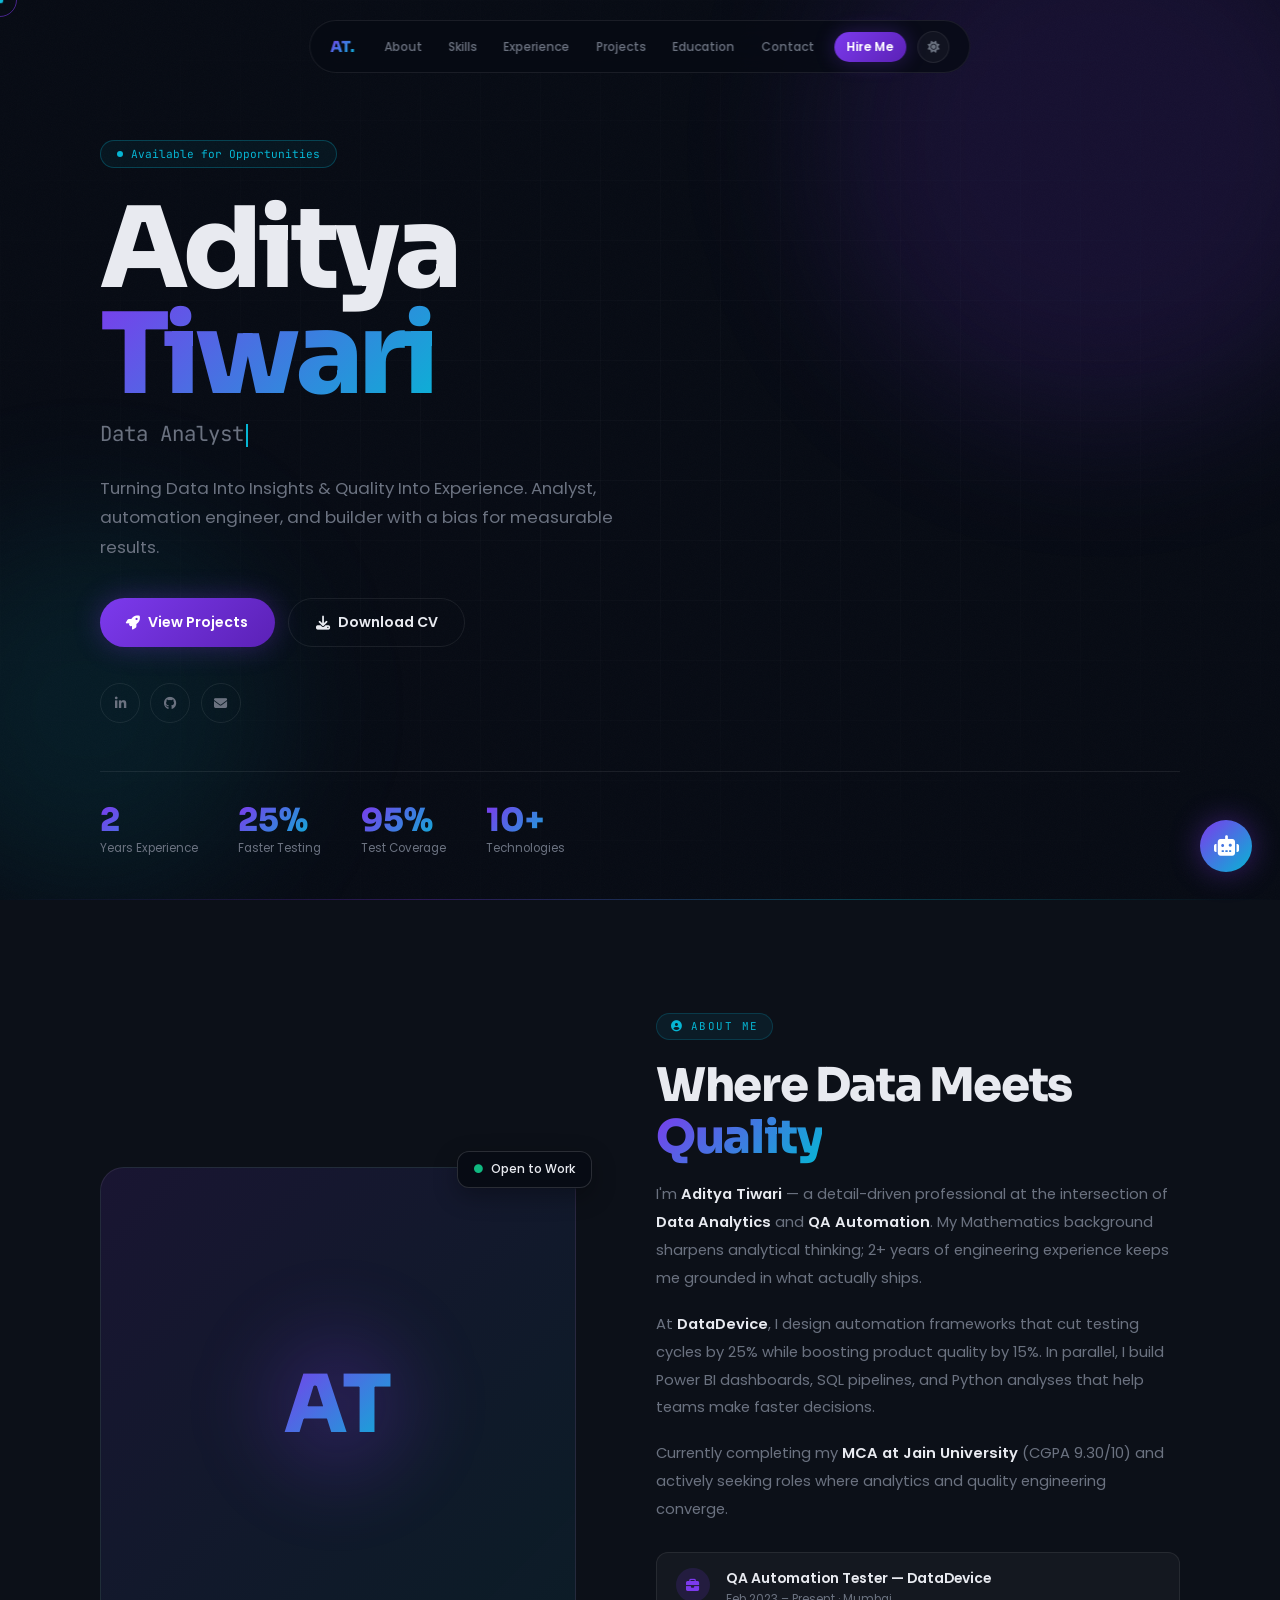
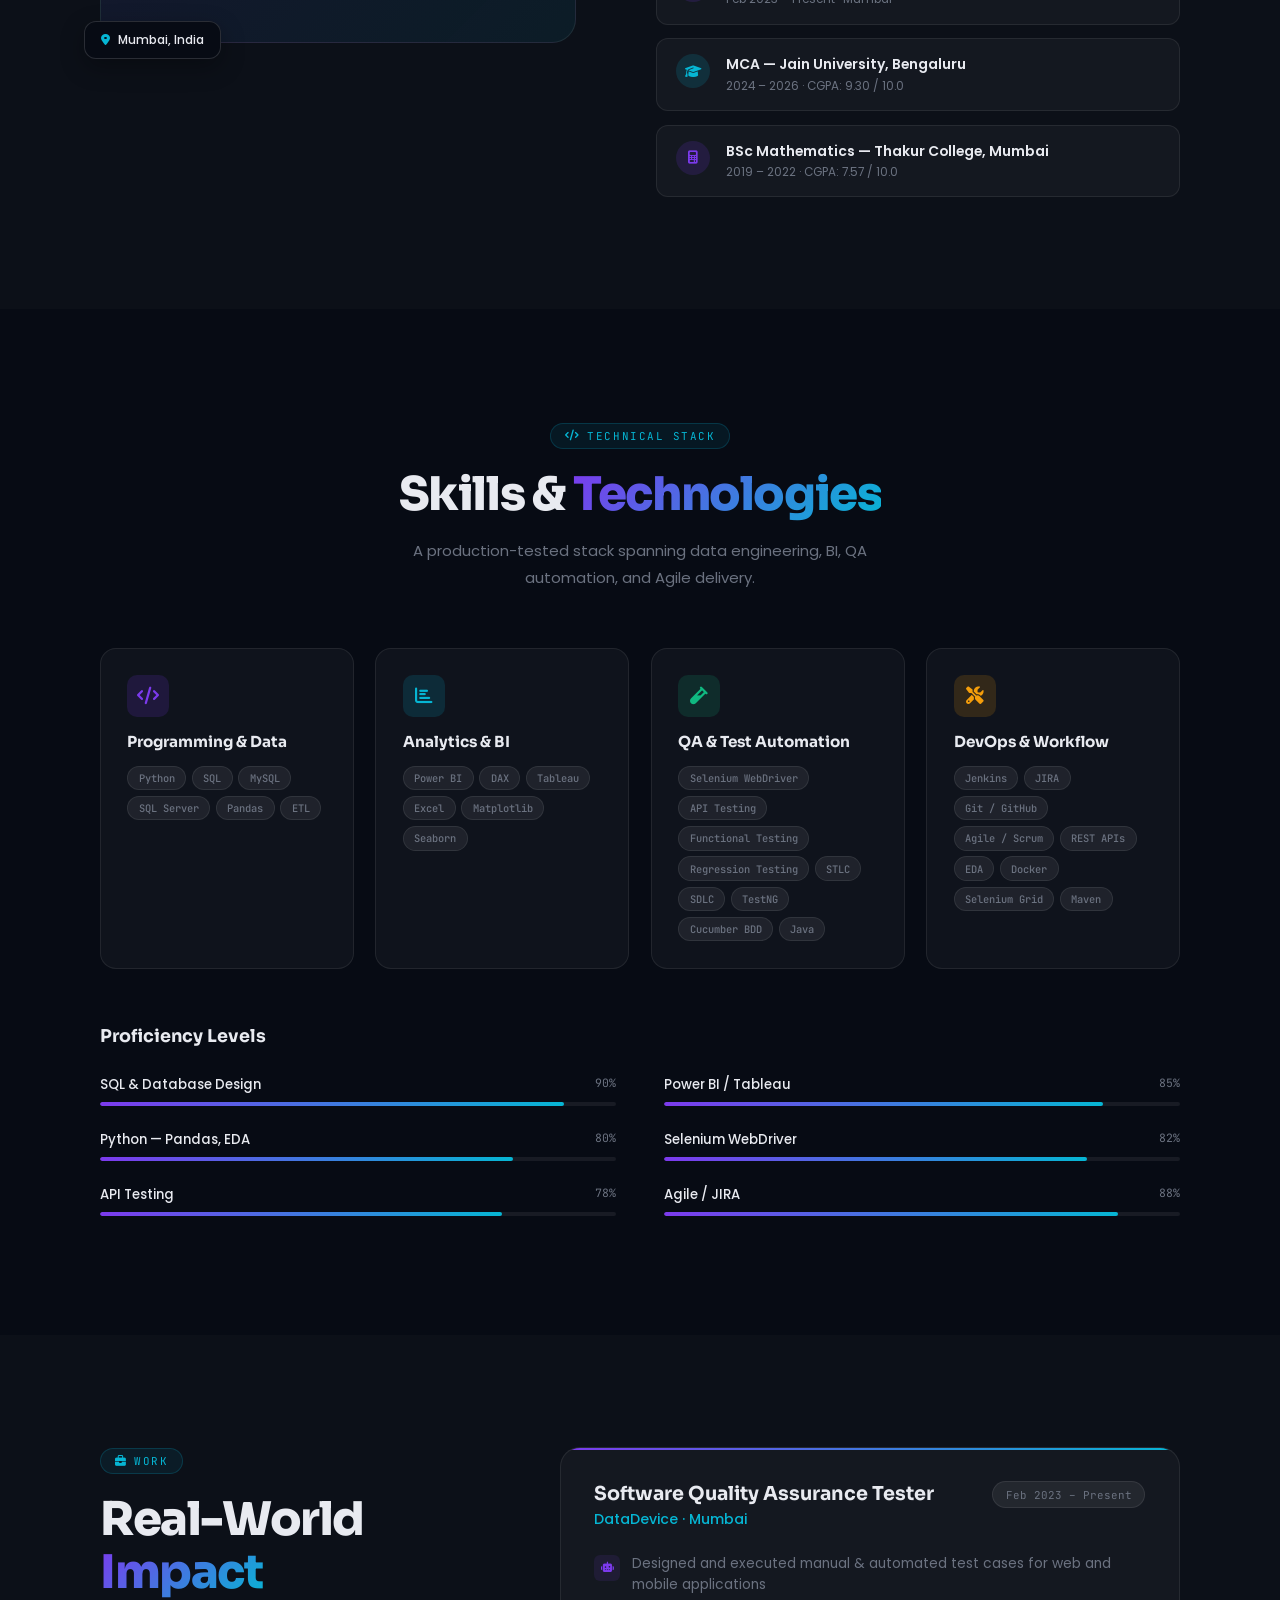
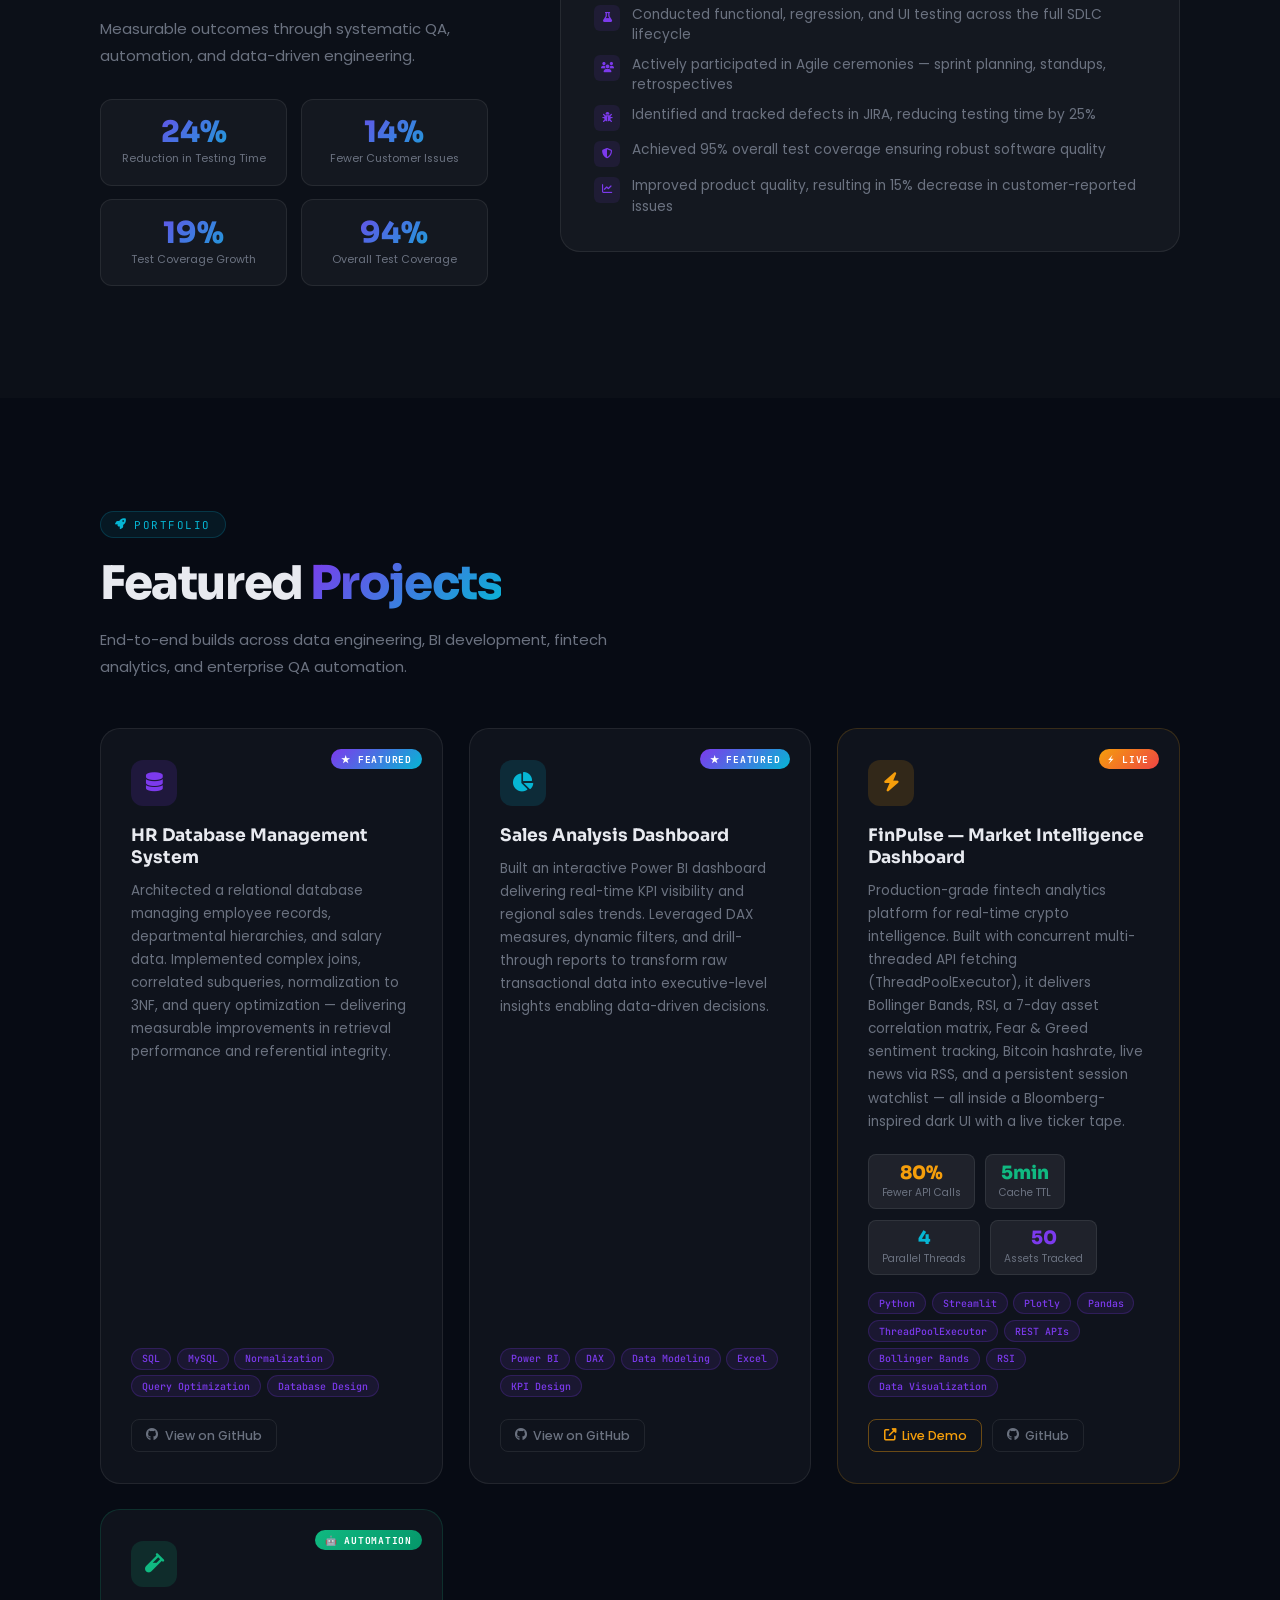
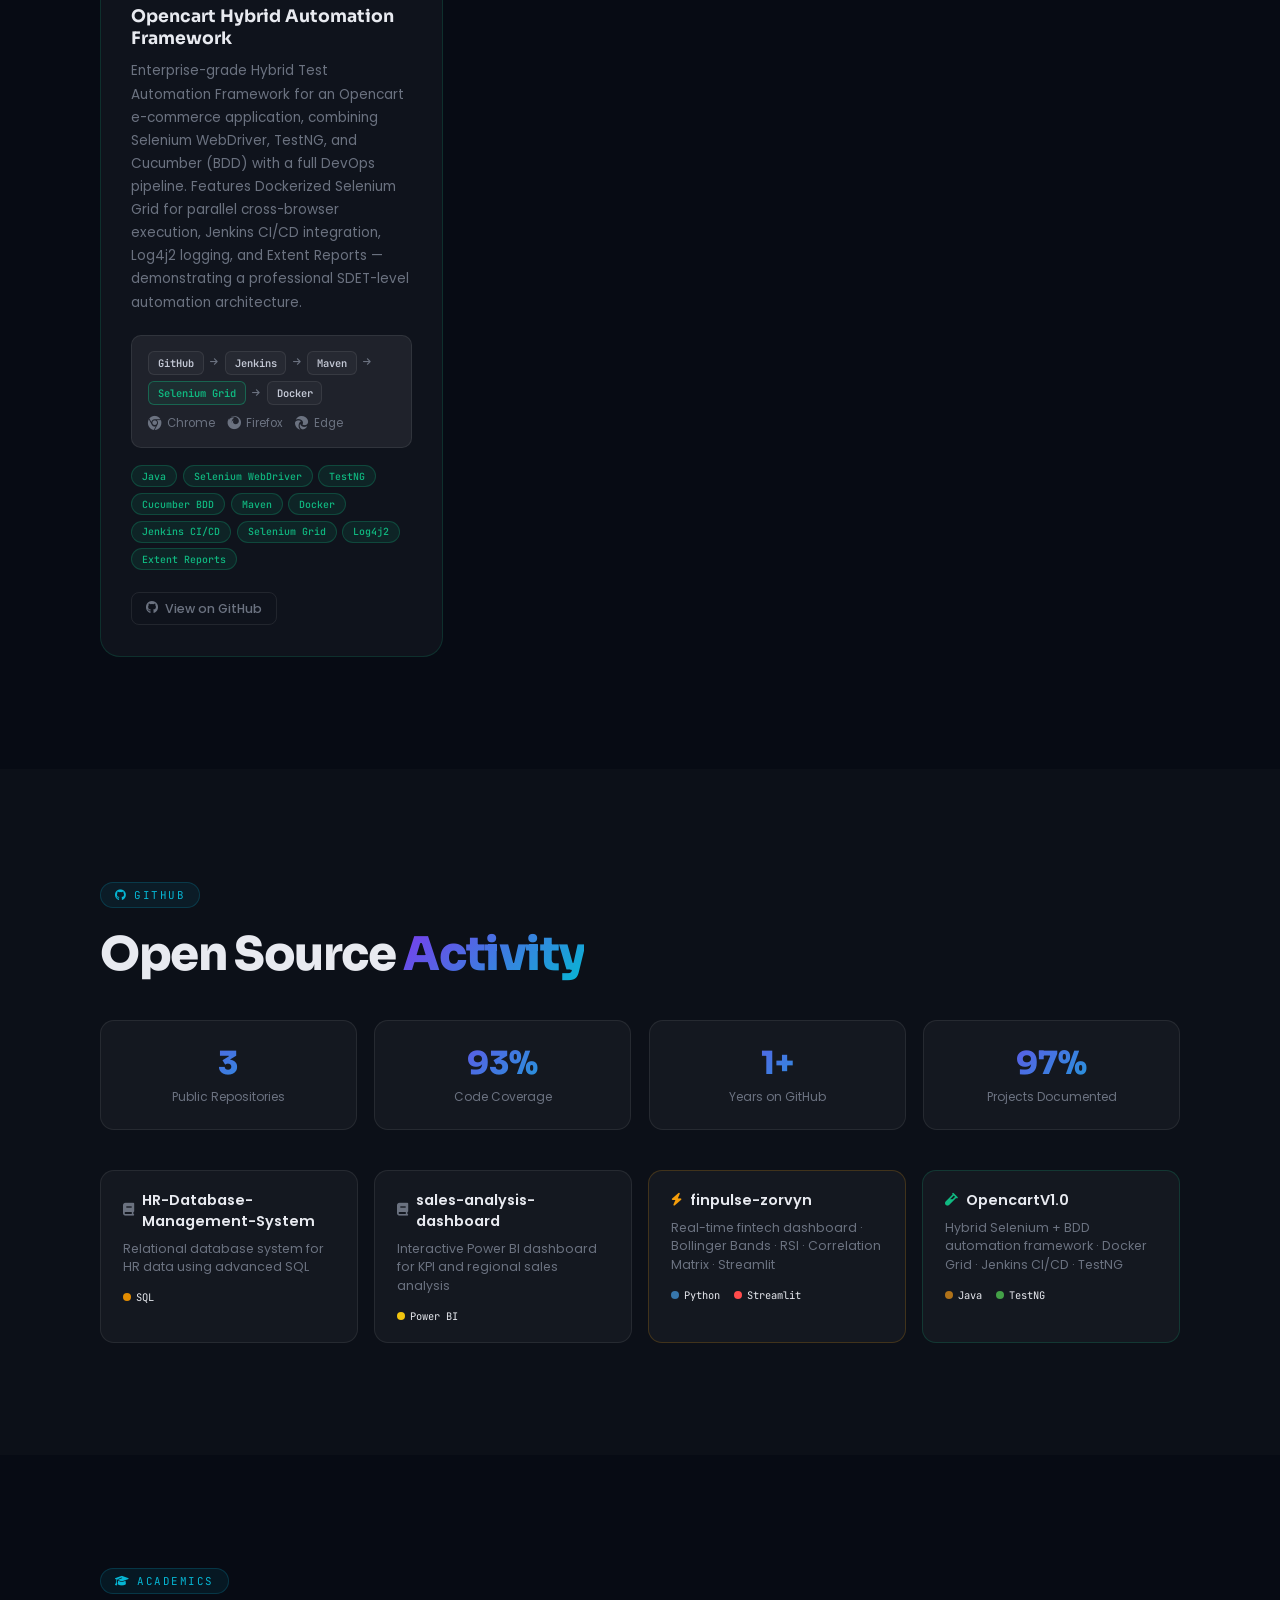
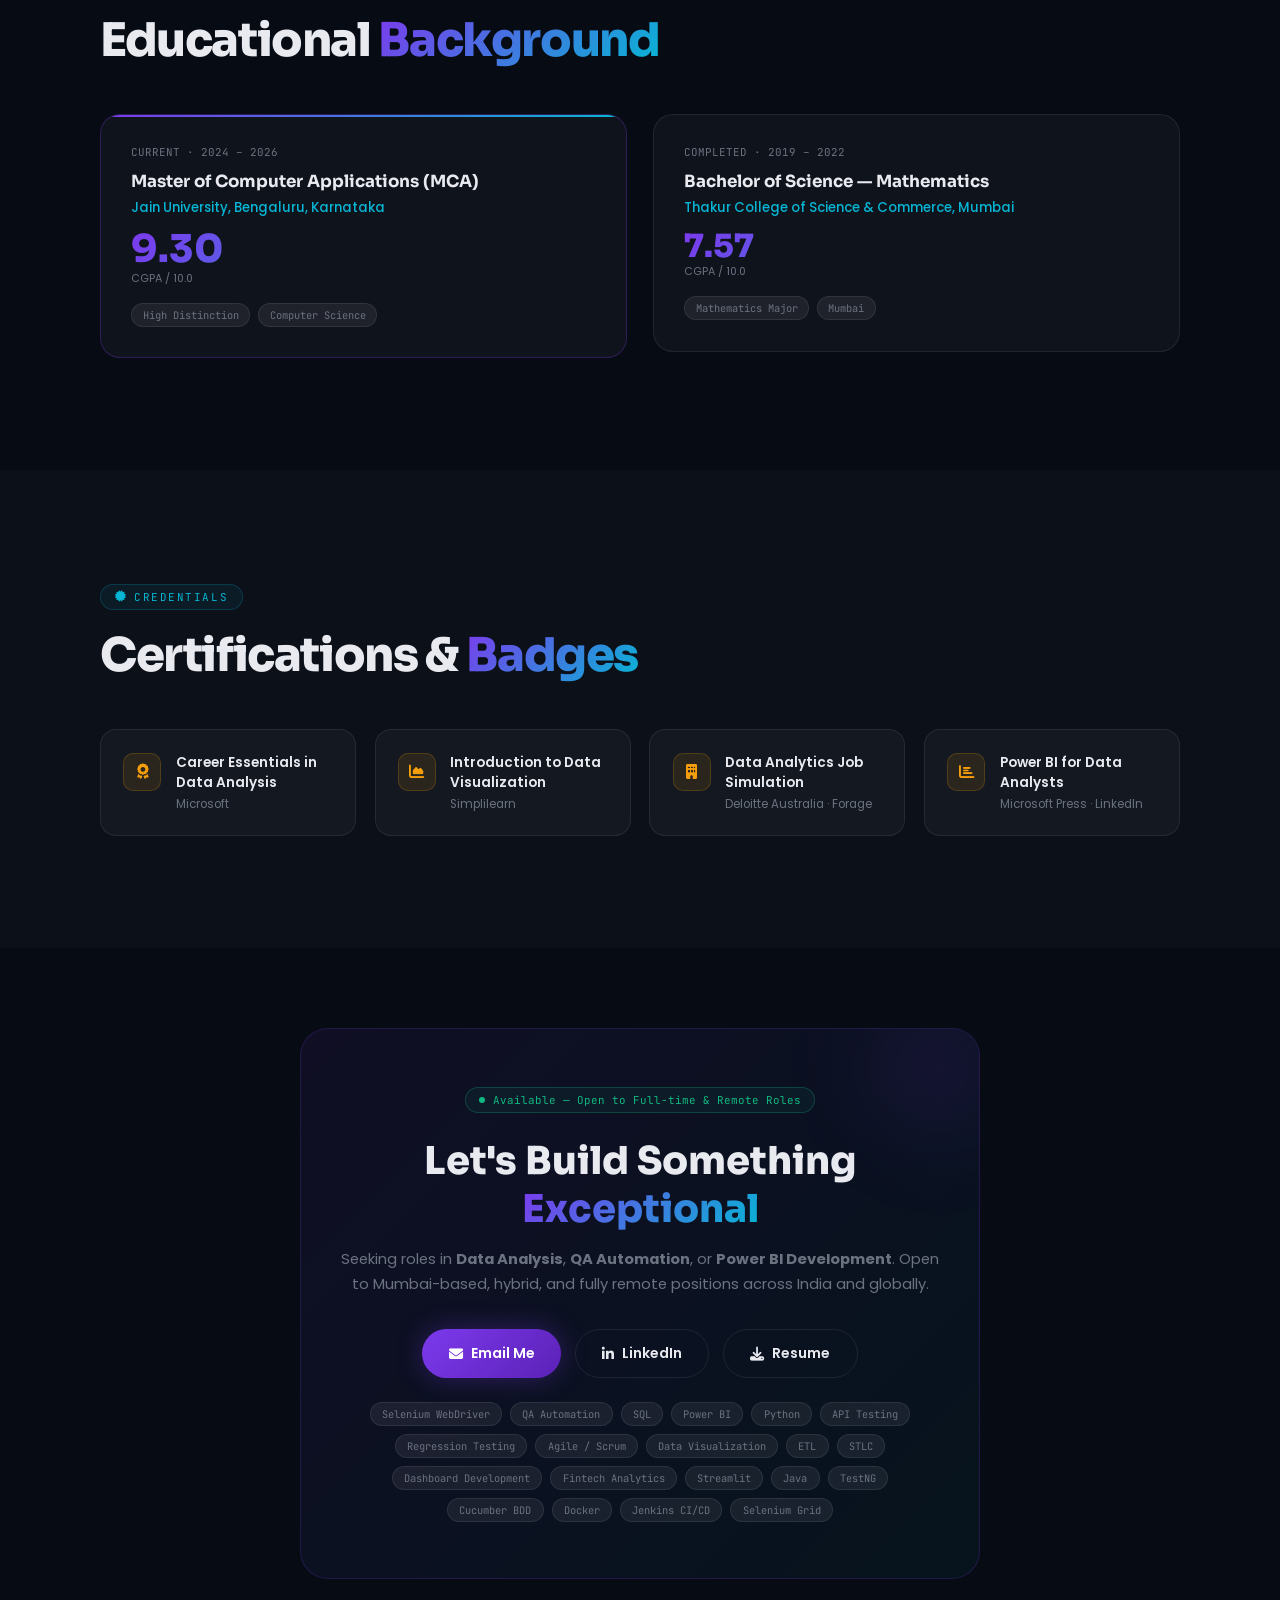
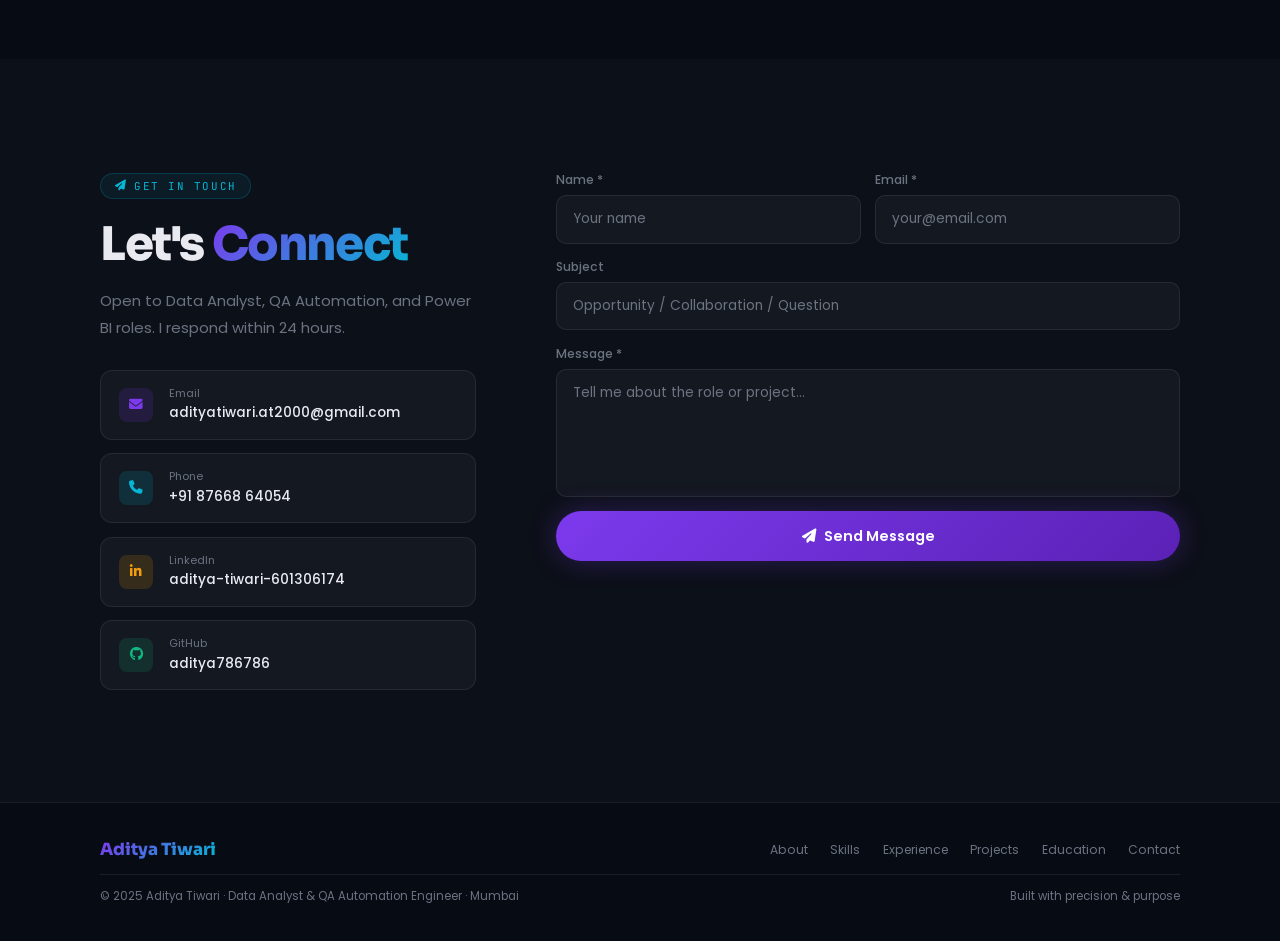
<file: index.html>
<!DOCTYPE html>
<html lang="en" data-theme="dark">
<head>
  <meta charset="UTF-8"/>
  <meta name="viewport" content="width=device-width, initial-scale=1"/>
  <meta name="robots" content="index, follow"/>
  <meta name="description" content="Aditya Tiwari — Data Analyst & QA Automation Engineer. Expert in SQL, Power BI, Python, Selenium WebDriver, API Testing, and Agile SDLC. Open to opportunities in Mumbai & remote."/>
  <meta name="keywords" content="Aditya Tiwari, Data Analyst, QA Automation Engineer, Selenium WebDriver, Power BI Developer, Python, SQL, API Testing, Regression Testing, STLC, SDLC, Agile, Mumbai, Software Tester, ETL, Dashboard Development"/>
  <meta name="author" content="Aditya Tiwari"/>
  <meta name="theme-color" content="#070b14"/>
  <meta property="og:type" content="website"/>
  <meta property="og:title" content="Aditya Tiwari | Data Analyst & QA Automation Engineer"/>
  <meta property="og:description" content="Turning Data Into Insights & Quality Into Experience. 2+ years at DataDevice. 95% test coverage. Power BI · SQL · Selenium · Python."/>
  <meta property="og:url" content="https://aditya786786.github.io"/>
  <meta name="twitter:card" content="summary_large_image"/>
  <meta name="twitter:title" content="Aditya Tiwari | Data Analyst & QA Engineer"/>
  <meta name="twitter:description" content="Turning Data Into Insights & Quality Into Experience."/>
  <link rel="canonical" href="https://aditya786786.github.io"/>
  <title>Aditya Tiwari | Data Analyst & QA Automation Engineer</title>
  <script type="application/ld+json">{"@context":"https://schema.org","@type":"Person","name":"Aditya Tiwari","jobTitle":"Data Analyst & QA Automation Engineer","email":"adityatiwari.at2000@gmail.com","telephone":"+918766864054","url":"https://aditya786786.github.io","sameAs":["https://www.linkedin.com/in/aditya-tiwari-601306174","https://github.com/aditya786786"],"knowsAbout":["SQL","Python","Power BI","Tableau","Selenium WebDriver","API Testing","Data Analysis","QA Automation","Agile"]}</script>
  <link rel="preconnect" href="https://fonts.googleapis.com"/>
  <link rel="preconnect" href="https://fonts.gstatic.com" crossorigin/>
  <link href="https://fonts.googleapis.com/css2?family=Sora:wght@300;400;600;700;800&family=Poppins:wght@300;400;500;600&family=JetBrains+Mono:wght@400;500&display=swap" rel="stylesheet"/>
  <link rel="stylesheet" href="https://cdnjs.cloudflare.com/ajax/libs/font-awesome/6.5.0/css/all.min.css"/>
<style>
/* THEME */
:root{--purple:#7C3AED;--purple-l:#9d65f5;--cyan:#06B6D4;--amber:#F59E0B;--green:#10b981;--r:16px;--tr:.3s cubic-bezier(.4,0,.2,1)}
[data-theme=dark]{--bg:#070b14;--bg2:#0c1018;--bg3:#111827;--sf:rgba(255,255,255,.035);--sf2:rgba(255,255,255,.065);--bd:rgba(255,255,255,.08);--bd2:rgba(255,255,255,.14);--tx:#e8eaf0;--tx2:#c4c9d6;--mu:#6b7280;--gp:0 0 40px rgba(124,58,237,.28);--gc:0 0 40px rgba(6,182,212,.25);--nb:rgba(7,11,20,.78)}
[data-theme=light]{--bg:#f7f9fc;--bg2:#eef1f8;--bg3:#e4e8f2;--sf:rgba(0,0,0,.03);--sf2:rgba(0,0,0,.06);--bd:rgba(0,0,0,.09);--bd2:rgba(0,0,0,.16);--tx:#0f172a;--tx2:#334155;--mu:#64748b;--gp:0 4px 24px rgba(124,58,237,.18);--gc:0 4px 24px rgba(6,182,212,.18);--nb:rgba(247,249,252,.85)}
*,*::before,*::after{box-sizing:border-box;margin:0;padding:0}
html{scroll-behavior:smooth;scrollbar-width:thin;scrollbar-color:var(--purple) var(--bg2)}
body{font-family:'Poppins',sans-serif;background:var(--bg);color:var(--tx);overflow-x:hidden;transition:background var(--tr),color var(--tr);-webkit-font-smoothing:antialiased}
a{color:inherit;text-decoration:none}
img{max-width:100%;display:block}
button{font-family:inherit}
::selection{background:rgba(124,58,237,.35);color:#fff}
@media(hover:hover){body,a,button,[role=button]{cursor:none}}

/* CURSOR */
#cd,#cr{position:fixed;top:0;left:0;pointer-events:none;z-index:99999;transform:translate(-50%,-50%);border-radius:50%}
#cd{width:7px;height:7px;background:var(--cyan);mix-blend-mode:screen;transition:top .05s,left .05s}
#cr{width:34px;height:34px;border:1.5px solid rgba(124,58,237,.55);transition:width .22s,height .22s,border-color .22s,top .18s cubic-bezier(.25,.46,.45,.94),left .18s cubic-bezier(.25,.46,.45,.94)}
body.ch #cr{width:52px;height:52px;border-color:var(--cyan)}
@media(hover:none){#cd,#cr{display:none}}

/* SCROLL BAR */
#sb{position:fixed;top:0;left:0;height:2px;width:0;background:linear-gradient(90deg,var(--purple),var(--cyan));z-index:9998}

/* LOADER */
#loader{position:fixed;inset:0;background:var(--bg);display:flex;flex-direction:column;align-items:center;justify-content:center;z-index:100000;transition:opacity .6s,visibility .6s}
#loader.gone{opacity:0;visibility:hidden;pointer-events:none}
.ld-logo{font-family:'Sora',sans-serif;font-size:2.2rem;font-weight:800;background:linear-gradient(135deg,var(--purple),var(--cyan));-webkit-background-clip:text;-webkit-text-fill-color:transparent;margin-bottom:1.75rem}
.ld-t{width:180px;height:2px;background:rgba(255,255,255,.08);border-radius:2px;overflow:hidden}
.ld-f{height:100%;background:linear-gradient(90deg,var(--purple),var(--cyan));animation:ldf 1.9s ease forwards}
@keyframes ldf{to{width:100%}}

/* NOISE */
#noise{position:fixed;inset:0;pointer-events:none;z-index:1;opacity:.025;background-image:url("data:image/svg+xml,%3Csvg viewBox='0 0 256 256' xmlns='http://www.w3.org/2000/svg'%3E%3Cfilter id='n'%3E%3CfeTurbulence type='fractalNoise' baseFrequency='0.9' numOctaves='4' stitchTiles='stitch'/%3E%3C/filter%3E%3Crect width='100%25' height='100%25' filter='url(%23n)'/%3E%3C/svg%3E");background-size:200px}
[data-theme=light] #noise{opacity:.012}

/* NAV */
#nav{position:fixed;top:1.25rem;left:50%;transform:translateX(-50%);z-index:1000;background:var(--nb);backdrop-filter:blur(20px);-webkit-backdrop-filter:blur(20px);border:1px solid var(--bd);border-radius:50px;padding:.6rem 1.25rem;display:flex;align-items:center;gap:.2rem;transition:box-shadow var(--tr),border-color var(--tr);max-width:calc(100vw - 2rem)}
#nav:hover{box-shadow:0 0 32px rgba(124,58,237,.12)}
.n-logo{font-family:'Sora',sans-serif;font-weight:800;font-size:.95rem;background:linear-gradient(135deg,var(--purple),var(--cyan));-webkit-background-clip:text;-webkit-text-fill-color:transparent;margin-right:.85rem;flex-shrink:0}
.n-links{display:flex;gap:.05rem;align-items:center}
.n-links a{font-size:.75rem;font-weight:500;color:var(--mu);padding:.38rem .8rem;border-radius:50px;transition:color var(--tr),background var(--tr);white-space:nowrap}
.n-links a:hover,.n-links a.act{color:var(--tx);background:var(--sf2)}
.n-cta{background:linear-gradient(135deg,var(--purple),#5b21b6)!important;color:#fff!important;font-weight:600!important;margin-left:.4rem;box-shadow:0 0 20px rgba(124,58,237,.3)}
.n-cta:hover{opacity:.9}
.n-acts{display:flex;align-items:center;gap:.45rem;margin-left:.5rem}
.n-ib{width:32px;height:32px;border-radius:50%;background:var(--sf);border:1px solid var(--bd);display:flex;align-items:center;justify-content:center;font-size:.75rem;color:var(--mu);transition:color var(--tr),border-color var(--tr),background var(--tr)}
.n-ib:hover{color:var(--tx);border-color:var(--bd2);background:var(--sf2)}
#hbg{display:none;flex-direction:column;gap:4.5px;background:none;border:none;padding:.4rem}
#hbg span{display:block;width:20px;height:1.5px;background:var(--tx);border-radius:2px;transition:transform .3s,opacity .3s}
#hbg.open span:nth-child(1){transform:rotate(45deg) translate(4px,4px)}
#hbg.open span:nth-child(2){opacity:0}
#hbg.open span:nth-child(3){transform:rotate(-45deg) translate(4px,-4px)}

/* MOBILE MENU */
#mm{position:fixed;inset:0;z-index:999;background:var(--bg);display:flex;flex-direction:column;align-items:center;justify-content:center;gap:2rem;transform:translateX(100%);transition:transform .4s cubic-bezier(.4,0,.2,1)}
#mm.open{transform:none}
#mm a{font-family:'Sora',sans-serif;font-size:2rem;font-weight:700;color:var(--mu);transition:color var(--tr)}
#mm a:hover{color:var(--tx)}
#mm .mm-cta{font-size:1.1rem;background:linear-gradient(135deg,var(--purple),var(--cyan));-webkit-background-clip:text;-webkit-text-fill-color:transparent}

/* SECTIONS */
section{padding:7rem 1.5rem;position:relative}
.con{max-width:1080px;margin:0 auto}
.stag{display:inline-flex;align-items:center;gap:.45rem;font-family:'JetBrains Mono',monospace;font-size:.68rem;letter-spacing:.14em;color:var(--cyan);text-transform:uppercase;background:rgba(6,182,212,.08);border:1px solid rgba(6,182,212,.2);padding:.32rem .85rem;border-radius:50px;margin-bottom:1.2rem}
.stitle{font-family:'Sora',sans-serif;font-size:clamp(1.9rem,4vw,2.9rem);font-weight:800;line-height:1.13;letter-spacing:-.03em;margin-bottom:1.1rem}
.sdesc{color:var(--mu);line-height:1.8;max-width:540px;font-size:.93rem}
.grad{background:linear-gradient(135deg,var(--purple),var(--cyan));-webkit-background-clip:text;-webkit-text-fill-color:transparent}

/* REVEAL */
.rev{opacity:0;transform:translateY(28px);transition:opacity .65s cubic-bezier(.4,0,.2,1),transform .65s cubic-bezier(.4,0,.2,1)}
.revL{opacity:0;transform:translateX(-28px);transition:opacity .65s cubic-bezier(.4,0,.2,1),transform .65s cubic-bezier(.4,0,.2,1)}
.revR{opacity:0;transform:translateX(28px);transition:opacity .65s cubic-bezier(.4,0,.2,1),transform .65s cubic-bezier(.4,0,.2,1)}
.rev.vis,.revL.vis,.revR.vis{opacity:1;transform:none}

/* BUTTONS */
.btn{display:inline-flex;align-items:center;gap:.5rem;font-weight:600;font-size:.88rem;font-family:inherit;padding:.82rem 1.65rem;border-radius:50px;border:none;transition:transform var(--tr),box-shadow var(--tr),opacity var(--tr);white-space:nowrap}
.btn:hover{transform:translateY(-2px)}
.bp{background:linear-gradient(135deg,var(--purple),#5b21b6);color:#fff;box-shadow:0 0 28px rgba(124,58,237,.32)}
.bp:hover{box-shadow:0 0 44px rgba(124,58,237,.52)}
.bg{background:transparent;color:var(--tx);border:1px solid var(--bd)}
.bg:hover{border-color:var(--cyan);background:rgba(6,182,212,.06)}

/* HERO */
#hero{min-height:100vh;display:flex;align-items:center;padding:0 1.5rem;overflow:hidden}
.hbg{position:absolute;inset:0;pointer-events:none;overflow:hidden}
.hgrid{position:absolute;inset:0;background-image:linear-gradient(rgba(255,255,255,.022) 1px,transparent 1px),linear-gradient(90deg,rgba(255,255,255,.022) 1px,transparent 1px);background-size:60px 60px;mask-image:radial-gradient(ellipse 75% 75% at 50% 50%,black,transparent)}
[data-theme=light] .hgrid{background-image:linear-gradient(rgba(0,0,0,.04) 1px,transparent 1px),linear-gradient(90deg,rgba(0,0,0,.04) 1px,transparent 1px)}
.orb{position:absolute;border-radius:50%;filter:blur(70px);pointer-events:none}
.o1{width:560px;height:560px;background:rgba(124,58,237,.13);top:-15%;right:-8%;animation:fl 9s ease-in-out infinite}
.o2{width:380px;height:380px;background:rgba(6,182,212,.09);bottom:0;left:-8%;animation:fl 11s ease-in-out infinite reverse}
@keyframes fl{0%,100%{transform:translateY(0) scale(1)}50%{transform:translateY(-28px) scale(1.04)}}
.hgl{position:absolute;bottom:0;left:0;right:0;height:1px;background:linear-gradient(90deg,transparent,rgba(124,58,237,.3),rgba(6,182,212,.3),transparent)}
.hi{position:relative;z-index:2;max-width:1080px;margin:0 auto;width:100%;padding-top:6rem}
.hbdg{display:inline-flex;align-items:center;gap:.5rem;font-family:'JetBrains Mono',monospace;font-size:.7rem;color:var(--cyan);border:1px solid rgba(6,182,212,.28);background:rgba(6,182,212,.06);padding:.38rem 1rem;border-radius:50px;margin-bottom:1.7rem;animation:fup .6s .2s both}
.hdot{width:6px;height:6px;background:var(--cyan);border-radius:50%;animation:pu 1.5s infinite}
@keyframes pu{0%,100%{opacity:1;transform:scale(1)}50%{opacity:.5;transform:scale(1.35)}}
.hname{font-family:'Sora',sans-serif;font-size:clamp(3rem,9vw,7rem);font-weight:800;line-height:.95;letter-spacing:-.04em;margin-bottom:.7rem;animation:fup .7s .35s both}
.hname em{font-style:normal;background:linear-gradient(135deg,var(--purple),var(--cyan));-webkit-background-clip:text;-webkit-text-fill-color:transparent}
.htyped{font-family:'JetBrains Mono',monospace;font-size:clamp(.95rem,2.5vw,1.3rem);color:var(--mu);margin-bottom:1.4rem;min-height:2rem;animation:fup .7s .45s both}
.tcur{display:inline-block;width:2px;height:1.1em;background:var(--cyan);margin-left:2px;vertical-align:text-bottom;animation:bl .8s step-end infinite}
@keyframes bl{50%{opacity:0}}
.htag{font-size:1.05rem;color:var(--mu);max-width:520px;line-height:1.75;margin-bottom:2.25rem;animation:fup .7s .55s both}
.hcta{display:flex;gap:.85rem;flex-wrap:wrap;animation:fup .7s .65s both}
.hsoc{display:flex;gap:.65rem;margin-top:2.25rem;animation:fup .7s .8s both}
.hsi{width:40px;height:40px;border-radius:50%;border:1px solid var(--bd);display:flex;align-items:center;justify-content:center;font-size:.82rem;color:var(--mu);transition:all var(--tr)}
.hsi:hover{border-color:var(--purple);color:#fff;background:rgba(124,58,237,.15);transform:translateY(-3px)}
.hsts{display:flex;gap:2.5rem;margin-top:3rem;padding-top:2rem;border-top:1px solid var(--bd);flex-wrap:wrap;animation:fup .7s .95s both}
.hsn{font-family:'Sora',sans-serif;font-size:2rem;font-weight:800;line-height:1;background:linear-gradient(135deg,var(--purple),var(--cyan));-webkit-background-clip:text;-webkit-text-fill-color:transparent}
.hsl{font-size:.73rem;color:var(--mu);margin-top:.2rem}
@keyframes fup{from{opacity:0;transform:translateY(18px)}to{opacity:1;transform:none}}

/* ABOUT */
#about{background:var(--bg2)}
.ag{display:grid;grid-template-columns:1fr 1.1fr;gap:5rem;align-items:center}
.avf{aspect-ratio:1;border-radius:24px;background:linear-gradient(135deg,rgba(124,58,237,.12),rgba(6,182,212,.08));border:1px solid var(--bd);display:flex;align-items:center;justify-content:center;position:relative;overflow:hidden}
.avi{font-family:'Sora',sans-serif;font-size:5rem;font-weight:800;background:linear-gradient(135deg,var(--purple),var(--cyan));-webkit-background-clip:text;-webkit-text-fill-color:transparent;position:relative;z-index:1}
.avg{position:absolute;width:220px;height:220px;background:radial-gradient(circle,rgba(124,58,237,.25),transparent 70%);border-radius:50%;filter:blur(30px);animation:fl 6s ease-in-out infinite}
.avbd{position:absolute;background:var(--bg);border:1px solid var(--bd2);border-radius:12px;padding:.55rem 1rem;display:flex;align-items:center;gap:.5rem;font-size:.75rem;font-weight:500;backdrop-filter:blur(12px);box-shadow:0 8px 24px rgba(0,0,0,.3);z-index:2}
.avbd.tr{top:-1rem;right:-1rem}
.avbd.bl{bottom:-1rem;left:-1rem}
.atx p{color:var(--mu);line-height:1.9;margin-bottom:1.1rem;font-size:.92rem}
.atx p strong{color:var(--tx);font-weight:600}
.atl{display:flex;flex-direction:column;gap:.85rem;margin-top:1.75rem}
.tli{display:flex;gap:1rem;align-items:flex-start;background:var(--sf);border:1px solid var(--bd);border-radius:12px;padding:.95rem 1.15rem;transition:border-color var(--tr),transform var(--tr)}
.tli:hover{border-color:rgba(124,58,237,.3);transform:translateX(4px)}
.tld{width:34px;height:34px;border-radius:50%;flex-shrink:0;display:flex;align-items:center;justify-content:center;font-size:.82rem}
.dp{background:rgba(124,58,237,.15);color:var(--purple)}
.dc{background:rgba(6,182,212,.15);color:var(--cyan)}
.tlt{font-size:.87rem;font-weight:600;margin-bottom:.15rem}
.tls{font-size:.74rem;color:var(--mu)}

/* SKILLS */
.skh{text-align:center;margin-bottom:3.5rem}
.skh .sdesc{margin:0 auto}
.skc{display:grid;grid-template-columns:repeat(auto-fit,minmax(240px,1fr));gap:1.35rem}
.skd{background:var(--sf);border:1px solid var(--bd);border-radius:var(--r);padding:1.65rem;transition:border-color var(--tr),transform var(--tr),box-shadow var(--tr);position:relative;overflow:hidden}
.skd::after{content:'';position:absolute;inset:0;opacity:0;background:radial-gradient(ellipse at top left,rgba(124,58,237,.07),transparent 65%);transition:opacity var(--tr);pointer-events:none}
.skd:hover{border-color:rgba(124,58,237,.38);transform:translateY(-4px);box-shadow:var(--gp)}
.skd:hover::after{opacity:1}
.ski{width:42px;height:42px;border-radius:10px;display:flex;align-items:center;justify-content:center;font-size:1.1rem;margin-bottom:.95rem}
.ip{background:rgba(124,58,237,.15);color:var(--purple)}
.ic{background:rgba(6,182,212,.15);color:var(--cyan)}
.ia{background:rgba(245,158,11,.15);color:var(--amber)}
.ig{background:rgba(16,185,129,.15);color:var(--green)}
.skt{font-family:'Sora',sans-serif;font-size:.95rem;font-weight:700;margin-bottom:.9rem}
.skts{display:flex;flex-wrap:wrap;gap:.35rem}
.sktg{font-family:'JetBrains Mono',monospace;font-size:.65rem;font-weight:500;padding:.27rem .65rem;border-radius:50px;background:var(--sf2);border:1px solid var(--bd);color:var(--mu);transition:color var(--tr),border-color var(--tr)}
.skd:hover .sktg{color:var(--tx2);border-color:rgba(124,58,237,.28)}
.skb{margin-top:3.5rem}
.skb h3{font-family:'Sora',sans-serif;font-size:1.1rem;font-weight:700;margin-bottom:1.75rem}
.bg2{display:grid;grid-template-columns:1fr 1fr;gap:1.1rem 3rem}
.bi{margin-bottom:.4rem}
.bh{display:flex;justify-content:space-between;margin-bottom:.45rem;font-size:.83rem}
.bn{font-weight:500}
.bp2{font-family:'JetBrains Mono',monospace;font-size:.72rem;color:var(--mu)}
.bt{height:4px;background:var(--sf2);border-radius:4px;overflow:hidden}
.bf{height:100%;border-radius:4px;width:0;background:linear-gradient(90deg,var(--purple),var(--cyan));transition:width 1.2s cubic-bezier(.4,0,.2,1)}

/* EXPERIENCE */
#experience{background:var(--bg2)}
.exg{display:grid;grid-template-columns:1fr 1.6fr;gap:4.5rem;align-items:start}
.mts{display:grid;grid-template-columns:1fr 1fr;gap:.85rem;margin-top:1.85rem}
.mt{background:var(--sf);border:1px solid var(--bd);border-radius:12px;padding:1.15rem;text-align:center;transition:border-color var(--tr),transform var(--tr)}
.mt:hover{border-color:rgba(6,182,212,.38);transform:translateY(-2px)}
.mn{font-family:'Sora',sans-serif;font-size:1.85rem;font-weight:800;background:linear-gradient(135deg,var(--purple),var(--cyan));-webkit-background-clip:text;-webkit-text-fill-color:transparent;line-height:1}
.ml{font-size:.68rem;color:var(--mu);margin-top:.2rem;line-height:1.4}
.exc{background:var(--sf);border:1px solid var(--bd);border-radius:20px;padding:2.1rem;position:relative;overflow:hidden}
.exc::before{content:'';position:absolute;top:0;left:0;right:0;height:2px;background:linear-gradient(90deg,var(--purple),var(--cyan))}
.ext{display:flex;justify-content:space-between;align-items:flex-start;margin-bottom:1.5rem;flex-wrap:wrap;gap:.75rem}
.exr{font-family:'Sora',sans-serif;font-size:1.2rem;font-weight:700;margin-bottom:.2rem}
.exco{font-size:.88rem;color:var(--cyan);font-weight:500}
.exd{font-family:'JetBrains Mono',monospace;font-size:.68rem;color:var(--mu);background:var(--sf2);border:1px solid var(--bd);padding:.35rem .8rem;border-radius:50px;white-space:nowrap}
.rl{display:flex;flex-direction:column;gap:.55rem}
.ri{display:flex;align-items:flex-start;gap:.75rem;font-size:.86rem;color:var(--mu);line-height:1.5}
.ric{width:26px;height:26px;border-radius:6px;flex-shrink:0;margin-top:.05rem;background:rgba(124,58,237,.1);color:var(--purple);display:flex;align-items:center;justify-content:center;font-size:.65rem}

/* PROJECTS */
.ph{margin-bottom:3rem}
.pg{display:grid;grid-template-columns:repeat(auto-fit,minmax(290px,1fr));gap:1.6rem}
.pc{background:var(--sf);border:1px solid var(--bd);border-radius:20px;padding:1.9rem;display:flex;flex-direction:column;transition:border-color var(--tr),transform var(--tr),box-shadow var(--tr);position:relative;overflow:hidden}
.pc::before{content:'';position:absolute;inset:0;opacity:0;pointer-events:none;background:radial-gradient(ellipse at top right,rgba(6,182,212,.06),transparent 70%);transition:opacity var(--tr)}
.pc:hover{border-color:rgba(6,182,212,.32);transform:translateY(-6px);box-shadow:var(--gc)}
.pc:hover::before{opacity:1}
.pi{width:46px;height:46px;border-radius:12px;display:flex;align-items:center;justify-content:center;font-size:1.2rem;margin-bottom:1.15rem}
.ptt{font-family:'Sora',sans-serif;font-size:1.08rem;font-weight:700;margin-bottom:.65rem}
.pd{font-size:.85rem;color:var(--mu);line-height:1.7;flex:1;margin-bottom:1.35rem}
.pts{display:flex;flex-wrap:wrap;gap:.35rem;margin-bottom:1.35rem}
.ptch{font-family:'JetBrains Mono',monospace;font-size:.62rem;font-weight:500;padding:.22rem .62rem;border-radius:50px;background:rgba(124,58,237,.1);border:1px solid rgba(124,58,237,.22);color:var(--purple)}
.pl{display:flex;gap:.65rem}
.pli{display:inline-flex;align-items:center;gap:.38rem;font-size:.78rem;font-weight:500;color:var(--mu);border:1px solid var(--bd);border-radius:8px;padding:.42rem .88rem;transition:color var(--tr),border-color var(--tr),background var(--tr)}
.pli:hover{color:var(--cyan);border-color:var(--cyan);background:rgba(6,182,212,.06)}
.fbdg{position:absolute;top:1.25rem;right:1.25rem;font-family:'JetBrains Mono',monospace;font-size:.6rem;font-weight:700;padding:.22rem .62rem;border-radius:50px;letter-spacing:.08em;text-transform:uppercase;background:linear-gradient(135deg,var(--purple),var(--cyan));color:#fff}

/* FINPULSE CARD */
.fp-card{border-color:rgba(245,158,11,.18)!important}
.fp-card:hover{border-color:rgba(245,158,11,.45)!important;box-shadow:0 0 40px rgba(245,158,11,.18)!important}
.fp-live{background:linear-gradient(135deg,#F59E0B,#ef4444)!important}
.fp-icon{background:rgba(245,158,11,.15);color:var(--amber)}
.fp-metrics{display:flex;gap:.65rem;flex-wrap:wrap;margin-bottom:1.1rem}
.fp-m{background:var(--sf2);border:1px solid var(--bd);border-radius:8px;padding:.45rem .8rem;text-align:center;min-width:60px}
.fp-mn{font-family:'Sora',sans-serif;font-size:1.15rem;font-weight:800;line-height:1.1}
.fp-ml{font-size:.65rem;color:var(--mu);margin-top:.15rem;white-space:nowrap}
.fp-demo-btn{border-color:rgba(245,158,11,.4)!important;color:var(--amber)!important}
.fp-demo-btn:hover{background:rgba(245,158,11,.08)!important;border-color:var(--amber)!important}

/* OPENCART CARD */
.oc-card{border-color:rgba(16,185,129,.18)!important}
.oc-card:hover{border-color:rgba(16,185,129,.45)!important;box-shadow:0 0 40px rgba(16,185,129,.18)!important}
.oc-card:hover::before{background:radial-gradient(ellipse at top right,rgba(16,185,129,.06),transparent 70%)!important}
.oc-badge{background:linear-gradient(135deg,#10b981,#059669)!important}
.oc-icon{background:rgba(16,185,129,.15);color:var(--green)}
.ptch.oc-tech{background:rgba(16,185,129,.1);border-color:rgba(16,185,129,.25);color:var(--green)}
.oc-arch{background:var(--sf2);border:1px solid var(--bd);border-radius:10px;padding:.9rem 1rem;margin-bottom:1.1rem}
.oc-flow{display:flex;align-items:center;gap:.4rem;flex-wrap:wrap;margin-bottom:.65rem}
.oc-node{font-family:'JetBrains Mono',monospace;font-size:.65rem;font-weight:600;padding:.25rem .55rem;border-radius:6px;background:var(--sf);border:1px solid var(--bd);color:var(--tx2);white-space:nowrap}
.oc-node-g{border-color:rgba(16,185,129,.4);color:var(--green);background:rgba(16,185,129,.08)}
.oc-arrow{font-size:.55rem;color:var(--mu);flex-shrink:0}
.oc-browsers{display:flex;gap:.75rem}
.oc-br{font-size:.72rem;color:var(--mu);display:flex;align-items:center;gap:.3rem}
.oc-br i{font-size:.85rem}
/* GITHUB */
#github{background:var(--bg2)}
.ghg{display:grid;grid-template-columns:repeat(auto-fit,minmax(200px,1fr));gap:1.1rem;margin-top:2.5rem}
.ghs{background:var(--sf);border:1px solid var(--bd);border-radius:14px;padding:1.4rem;text-align:center;transition:border-color var(--tr),transform var(--tr)}
.ghs:hover{border-color:rgba(124,58,237,.35);transform:translateY(-3px)}
.ghn{font-family:'Sora',sans-serif;font-size:2rem;font-weight:800;background:linear-gradient(135deg,var(--purple),var(--cyan));-webkit-background-clip:text;-webkit-text-fill-color:transparent}
.ghl{font-size:.75rem;color:var(--mu);margin-top:.3rem}
.ghr{display:grid;grid-template-columns:repeat(auto-fit,minmax(240px,1fr));gap:1rem;margin-top:2.5rem}
.ghrc{background:var(--sf);border:1px solid var(--bd);border-radius:14px;padding:1.2rem 1.4rem;transition:border-color var(--tr),transform var(--tr);display:flex;flex-direction:column;gap:.5rem}
.ghrc:hover{border-color:rgba(6,182,212,.3);transform:translateY(-2px)}
.ghrn{font-weight:600;font-size:.9rem;display:flex;align-items:center;gap:.5rem}
.ghrn i{color:var(--mu);font-size:.8rem}
.ghrd{font-size:.78rem;color:var(--mu);line-height:1.5}
.ghrm{display:flex;gap:.85rem;margin-top:.3rem}
.ghrl{font-family:'JetBrains Mono',monospace;font-size:.65rem;display:flex;align-items:center;gap:.3rem}
.ld{width:8px;height:8px;border-radius:50%;display:inline-block}

/* EDUCATION */
.edg{display:grid;grid-template-columns:1fr 1fr;gap:1.6rem;align-items:start}
.edc{background:var(--sf);border:1px solid var(--bd);border-radius:20px;padding:1.9rem;position:relative;overflow:hidden;transition:border-color var(--tr),transform var(--tr)}
.edc:hover{transform:translateY(-4px)}
.edc.fe{border-color:rgba(124,58,237,.28)}
.edc.fe::before{content:'';position:absolute;top:0;left:0;right:0;height:2px;background:linear-gradient(90deg,var(--purple),var(--cyan))}
.edy{font-family:'JetBrains Mono',monospace;font-size:.68rem;color:var(--mu);margin-bottom:.75rem}
.edd{font-family:'Sora',sans-serif;font-size:1.05rem;font-weight:700;margin-bottom:.35rem}
.eds{font-size:.83rem;color:var(--cyan);font-weight:500;margin-bottom:.2rem}
.edg2{font-family:'Sora',sans-serif;font-size:2.4rem;font-weight:800;background:linear-gradient(135deg,var(--purple),var(--cyan));-webkit-background-clip:text;-webkit-text-fill-color:transparent;line-height:1;margin-top:.75rem}
.edgl{font-size:.68rem;color:var(--mu);margin-top:.15rem}
.edp{display:flex;gap:.5rem;flex-wrap:wrap;margin-top:1rem}
.edpl{font-family:'JetBrains Mono',monospace;font-size:.65rem;padding:.25rem .65rem;border-radius:50px;background:var(--sf2);border:1px solid var(--bd);color:var(--mu)}

/* CERTS */
#certifications{background:var(--bg2)}
.ceg{display:grid;grid-template-columns:repeat(auto-fit,minmax(230px,1fr));gap:1.15rem}
.cec{background:var(--sf);border:1px solid var(--bd);border-radius:16px;padding:1.4rem;display:flex;align-items:flex-start;gap:.9rem;transition:border-color var(--tr),transform var(--tr)}
.cec:hover{border-color:rgba(245,158,11,.38);transform:translateY(-3px)}
.cei{width:38px;height:38px;border-radius:10px;flex-shrink:0;background:rgba(245,158,11,.1);border:1px solid rgba(245,158,11,.2);display:flex;align-items:center;justify-content:center;font-size:.95rem;color:var(--amber)}
.cen{font-size:.85rem;font-weight:600;margin-bottom:.2rem}
.ceb{font-size:.72rem;color:var(--mu)}

/* RECRUITER */
#recruiter{background:var(--bg);text-align:center;padding:5rem 1.5rem}
.rci{max-width:680px;margin:0 auto;background:linear-gradient(135deg,rgba(124,58,237,.08),rgba(6,182,212,.05));border:1px solid rgba(124,58,237,.2);border-radius:28px;padding:3.5rem 2.5rem;position:relative;overflow:hidden}
.rci::before{content:'';position:absolute;top:-60px;right:-60px;width:200px;height:200px;border-radius:50%;background:radial-gradient(circle,rgba(124,58,237,.15),transparent 70%);filter:blur(40px);pointer-events:none}
.rav{display:inline-flex;align-items:center;gap:.45rem;font-family:'JetBrains Mono',monospace;font-size:.68rem;color:var(--green);border:1px solid rgba(16,185,129,.25);background:rgba(16,185,129,.07);padding:.32rem .85rem;border-radius:50px;margin-bottom:1.5rem}
.rd{width:6px;height:6px;background:var(--green);border-radius:50%;animation:pu 1.5s infinite;display:inline-block}
.rtt{font-family:'Sora',sans-serif;font-size:clamp(1.6rem,4vw,2.4rem);font-weight:800;margin-bottom:.85rem}
.rdc{color:var(--mu);line-height:1.7;margin-bottom:2rem;font-size:.92rem}
.rbs{display:flex;gap:.85rem;justify-content:center;flex-wrap:wrap}
.rtgs{display:flex;gap:.5rem;flex-wrap:wrap;justify-content:center;margin-top:1.5rem}
.rtg{font-family:'JetBrains Mono',monospace;font-size:.65rem;padding:.25rem .7rem;border-radius:50px;background:var(--sf2);border:1px solid var(--bd);color:var(--mu)}

/* CONTACT */
#contact{background:var(--bg2)}
.cw{display:grid;grid-template-columns:1fr 1.25fr;gap:5rem;align-items:start}
.cits{display:flex;flex-direction:column;gap:.85rem;margin-top:1.75rem}
.cit{display:flex;align-items:center;gap:.95rem;background:var(--sf);border:1px solid var(--bd);border-radius:12px;padding:.95rem 1.15rem;transition:border-color var(--tr),transform var(--tr)}
.cit:hover{border-color:rgba(124,58,237,.28);transform:translateX(4px)}
.cico{width:34px;height:34px;border-radius:8px;flex-shrink:0;display:flex;align-items:center;justify-content:center;font-size:.85rem}
.clb{font-size:.68rem;color:var(--mu);margin-bottom:.1rem}
.cvl{font-size:.85rem;font-weight:500}
.cf{display:flex;flex-direction:column;gap:.9rem}
.fg{display:flex;flex-direction:column;gap:.38rem}
.fg label{font-size:.76rem;font-weight:500;color:var(--mu)}
.fg input,.fg textarea{background:var(--sf);border:1px solid var(--bd);border-radius:10px;padding:.82rem 1rem;color:var(--tx);font-family:inherit;font-size:.86rem;outline:none;resize:none;transition:border-color var(--tr),box-shadow var(--tr)}
.fg input:focus,.fg textarea:focus{border-color:rgba(124,58,237,.48);box-shadow:0 0 0 3px rgba(124,58,237,.1)}
.fg input::placeholder,.fg textarea::placeholder{color:var(--mu)}
.fgr{display:grid;grid-template-columns:1fr 1fr;gap:.85rem}
.csub{width:100%;display:flex;align-items:center;justify-content:center;gap:.5rem;background:linear-gradient(135deg,var(--purple),#5b21b6);color:#fff;font-family:inherit;font-size:.9rem;font-weight:600;padding:.9rem;border-radius:50px;border:none;box-shadow:0 0 28px rgba(124,58,237,.3);transition:transform var(--tr),box-shadow var(--tr),opacity var(--tr)}
.csub:hover{transform:translateY(-2px);box-shadow:0 0 44px rgba(124,58,237,.5)}
.csub:disabled{opacity:.6;transform:none}
#fmsg{display:none;text-align:center;font-size:.84rem;padding:.7rem;border-radius:10px;margin-top:.25rem}
#fmsg.ok{color:var(--green);background:rgba(16,185,129,.1);border:1px solid rgba(16,185,129,.2);display:block}
#fmsg.er{color:#f87171;background:rgba(248,113,113,.08);border:1px solid rgba(248,113,113,.2);display:block}

/* AI WIDGET */
#aib{position:fixed;bottom:1.75rem;right:1.75rem;z-index:500;width:52px;height:52px;border-radius:50%;background:linear-gradient(135deg,var(--purple),var(--cyan));border:none;color:#fff;font-size:1.25rem;box-shadow:0 0 30px rgba(124,58,237,.4);transition:transform var(--tr),box-shadow var(--tr);display:flex;align-items:center;justify-content:center}
#aib:hover{transform:scale(1.08);box-shadow:0 0 48px rgba(124,58,237,.6)}
#aip{position:fixed;bottom:5.5rem;right:1.75rem;z-index:500;width:340px;max-height:480px;background:var(--bg2);border:1px solid var(--bd2);border-radius:20px;overflow:hidden;box-shadow:0 24px 64px rgba(0,0,0,.5);transform:scale(.9) translateY(12px);opacity:0;pointer-events:none;transition:transform .3s cubic-bezier(.4,0,.2,1),opacity .3s;display:flex;flex-direction:column}
#aip.open{transform:none;opacity:1;pointer-events:auto}
.aih{padding:1rem 1.25rem;border-bottom:1px solid var(--bd);display:flex;align-items:center;justify-content:space-between;background:linear-gradient(135deg,rgba(124,58,237,.1),rgba(6,182,212,.06))}
.aihi{display:flex;align-items:center;gap:.65rem}
.aiav{width:32px;height:32px;border-radius:50%;background:linear-gradient(135deg,var(--purple),var(--cyan));display:flex;align-items:center;justify-content:center;font-size:.85rem;color:#fff}
.aihn{font-family:'Sora',sans-serif;font-size:.88rem;font-weight:700}
.aihs{font-size:.65rem;color:var(--green);display:flex;align-items:center;gap:.3rem}
.aisc{background:none;border:none;color:var(--mu);font-size:.9rem;transition:color var(--tr)}
.aisc:hover{color:var(--tx)}
.aim{flex:1;overflow-y:auto;padding:1rem;display:flex;flex-direction:column;gap:.75rem;scrollbar-width:thin;scrollbar-color:var(--bd) transparent}
.aimm{max-width:85%;font-size:.8rem;line-height:1.55;padding:.65rem .9rem;border-radius:14px}
.aimm.bot{background:var(--sf);border:1px solid var(--bd);align-self:flex-start;border-bottom-left-radius:4px}
.aimm.usr{background:linear-gradient(135deg,var(--purple),#5b21b6);color:#fff;align-self:flex-end;border-bottom-right-radius:4px}
.ait{display:flex;gap:4px;padding:.65rem .9rem;align-self:flex-start}
.ait span{width:6px;height:6px;background:var(--mu);border-radius:50%;animation:tb .9s ease infinite}
.ait span:nth-child(2){animation-delay:.15s}
.ait span:nth-child(3){animation-delay:.3s}
@keyframes tb{0%,60%,100%{transform:translateY(0)}30%{transform:translateY(-6px)}}
.aif{padding:.75rem 1rem;border-top:1px solid var(--bd);display:flex;gap:.5rem}
#aii{flex:1;background:var(--sf);border:1px solid var(--bd);border-radius:8px;padding:.55rem .85rem;color:var(--tx);font-family:inherit;font-size:.8rem;outline:none;transition:border-color var(--tr)}
#aii:focus{border-color:rgba(124,58,237,.45)}
#aii::placeholder{color:var(--mu)}
#ais{width:32px;height:32px;border-radius:8px;background:linear-gradient(135deg,var(--purple),var(--cyan));border:none;color:#fff;font-size:.8rem;transition:transform var(--tr);display:flex;align-items:center;justify-content:center}
#ais:hover{transform:scale(1.08)}
.aich{display:flex;flex-wrap:wrap;gap:.4rem;padding:.5rem 1rem .25rem}
.aicp{font-size:.68rem;background:var(--sf2);border:1px solid var(--bd);color:var(--mu);border-radius:50px;padding:.22rem .65rem;transition:color var(--tr),border-color var(--tr)}
.aicp:hover{color:var(--tx);border-color:var(--purple)}

/* FOOTER */
footer{background:var(--bg);border-top:1px solid var(--bd);padding:2.25rem 1.5rem}
.fti{max-width:1080px;margin:0 auto;display:flex;justify-content:space-between;align-items:center;flex-wrap:wrap;gap:1rem}
.ftl{font-family:'Sora',sans-serif;font-size:1.05rem;font-weight:800;background:linear-gradient(135deg,var(--purple),var(--cyan));-webkit-background-clip:text;-webkit-text-fill-color:transparent}
.ftls{display:flex;gap:1.4rem;flex-wrap:wrap}
.ftls a{font-size:.76rem;color:var(--mu);transition:color var(--tr)}
.ftls a:hover{color:var(--tx)}
.ftc{max-width:1080px;margin:.85rem auto 0;font-size:.72rem;color:var(--mu);border-top:1px solid var(--bd);padding-top:.85rem;display:flex;justify-content:space-between;flex-wrap:wrap;gap:.5rem}

/* MOBILE CTA */
#mcta{display:none;position:fixed;bottom:0;left:0;right:0;z-index:800;background:var(--bg2);border-top:1px solid var(--bd);padding:.75rem 1.25rem;gap:.65rem;align-items:center;backdrop-filter:blur(16px)}
#mcta a{flex:1;text-align:center;padding:.72rem;border-radius:50px;font-size:.82rem;font-weight:600}
#mcta .mh{background:linear-gradient(135deg,var(--purple),var(--cyan));color:#fff}
#mcta .mc{border:1px solid var(--bd);color:var(--tx)}

/* RESPONSIVE */
@media(max-width:960px){
  .n-links{display:none}
  #hbg{display:flex}
  .ag,.exg,.cw{grid-template-columns:1fr;gap:2.75rem}
  .av-vis{max-width:280px;margin:0 auto}
  .edg{grid-template-columns:1fr}
  #mcta{display:flex}
  body{padding-bottom:4.5rem}
  #aib{bottom:5.5rem}
  #aip{bottom:9.25rem;right:1rem;width:calc(100vw - 2rem)}
  .bg2{grid-template-columns:1fr}
}
@media(max-width:600px){
  section{padding:4.5rem 1.15rem}
  .hname{font-size:clamp(2.6rem,11vw,4.5rem)}
  .hsts{gap:1.5rem}
  .fgr{grid-template-columns:1fr}
  .mts{grid-template-columns:1fr 1fr}
  .rci{padding:2.25rem 1.5rem}
}
@media(min-width:1400px){.con{max-width:1200px}}
</style>
</head>
<body>
<div id="cd" aria-hidden="true"></div>
<div id="cr" aria-hidden="true"></div>
<div id="sb" aria-hidden="true" role="progressbar" aria-valuemin="0" aria-valuemax="100"></div>
<div id="noise" aria-hidden="true"></div>

<!-- LOADER -->
<div id="loader" aria-hidden="true">
  <div class="ld-logo">AT.</div>
  <div class="ld-t"><div class="ld-f"></div></div>
</div>

<!-- MOBILE MENU -->
<div id="mm" role="dialog" aria-label="Navigation menu" aria-modal="true">
  <a href="#about">About</a><a href="#skills">Skills</a><a href="#experience">Experience</a>
  <a href="#projects">Projects</a><a href="#education">Education</a><a href="#contact">Contact</a>
  <a href="#contact" class="mm-cta">Hire Me →</a>
</div>

<!-- NAV -->
<nav id="nav" aria-label="Main navigation">
  <span class="n-logo">AT.</span>
  <div class="n-links">
    <a href="#about">About</a><a href="#skills">Skills</a><a href="#experience">Experience</a>
    <a href="#projects">Projects</a><a href="#education">Education</a><a href="#contact">Contact</a>
    <a href="#contact" class="n-cta">Hire Me</a>
  </div>
  <div class="n-acts">
    <button class="n-ib" id="tthm" aria-label="Toggle light/dark theme" title="Toggle theme">
      <i class="fas fa-moon" id="thi"></i>
    </button>
    <button id="hbg" aria-label="Open menu" aria-expanded="false" aria-controls="mm">
      <span></span><span></span><span></span>
    </button>
  </div>
</nav>

<!-- HERO -->
<section id="hero" aria-labelledby="hero-heading">
  <div class="hbg" aria-hidden="true">
    <div class="hgrid"></div>
    <div class="orb o1"></div><div class="orb o2"></div>
    <div class="hgl"></div>
  </div>
  <div class="hi">
    <div class="hbdg" role="status"><span class="hdot" aria-hidden="true"></span>Available for Opportunities</div>
    <h1 class="hname" id="hero-heading">Aditya<br/><em>Tiwari</em></h1>
    <p class="htyped" aria-live="polite"><span id="tt"></span><span class="tcur" aria-hidden="true"></span></p>
    <p class="htag">Turning Data Into Insights &amp; Quality Into Experience. Analyst, automation engineer, and builder with a bias for measurable results.</p>
    <div class="hcta">
      <a href="#projects" class="btn bp"><i class="fas fa-rocket" aria-hidden="true"></i> View Projects</a>
      <a href="Aditya_Tiwari_2026.pdf" download="Aditya_Tiwari_2026.pdf" class="btn bg"><i class="fas fa-download" aria-hidden="true"></i> Download CV</a>
    </div>
    <div class="hsoc" aria-label="Social links">
      <a href="https://www.linkedin.com/in/aditya-tiwari-601306174" target="_blank" rel="noopener noreferrer" class="hsi" aria-label="LinkedIn profile"><i class="fab fa-linkedin-in"></i></a>
      <a href="https://github.com/aditya786786" target="_blank" rel="noopener noreferrer" class="hsi" aria-label="GitHub profile"><i class="fab fa-github"></i></a>
      <a href="mailto:adityatiwari.at2000@gmail.com" class="hsi" aria-label="Send email"><i class="fas fa-envelope"></i></a>
    </div>
    <div class="hsts" aria-label="Key metrics">
      <div><div class="hsn" data-count="2">0</div><div class="hsl">Years Experience</div></div>
      <div><div class="hsn" data-count="25" data-suf="%">0</div><div class="hsl">Faster Testing</div></div>
      <div><div class="hsn" data-count="95" data-suf="%">0</div><div class="hsl">Test Coverage</div></div>
      <div><div class="hsn" data-count="10" data-suf="+">0</div><div class="hsl">Technologies</div></div>
    </div>
  </div>
</section>

<!-- ABOUT -->
<section id="about" aria-label="About Aditya">
  <div class="con">
    <div class="ag">
      <div class="revL" style="position:relative">
        <div class="avf">
          <div class="avg" aria-hidden="true"></div>
          <div class="avi" aria-label="Aditya Tiwari initials">AT</div>
        </div>
        <div class="avbd tr"><i class="fas fa-circle" style="color:var(--green);font-size:.55rem" aria-hidden="true"></i> Open to Work</div>
        <div class="avbd bl"><i class="fas fa-map-marker-alt" style="color:var(--cyan)" aria-hidden="true"></i> Mumbai, India</div>
      </div>
      <div class="atx revR">
        <div class="stag"><i class="fas fa-user-circle" aria-hidden="true"></i> About Me</div>
        <h2 class="stitle">Where Data Meets <span class="grad">Quality</span></h2>
        <p>I'm <strong>Aditya Tiwari</strong> — a detail-driven professional at the intersection of <strong>Data Analytics</strong> and <strong>QA Automation</strong>. My Mathematics background sharpens analytical thinking; 2+ years of engineering experience keeps me grounded in what actually ships.</p>
        <p>At <strong>DataDevice</strong>, I design automation frameworks that cut testing cycles by 25% while boosting product quality by 15%. In parallel, I build Power BI dashboards, SQL pipelines, and Python analyses that help teams make faster decisions.</p>
        <p>Currently completing my <strong>MCA at Jain University</strong> (CGPA 9.30/10) and actively seeking roles where analytics and quality engineering converge.</p>
        <div class="atl" role="list" aria-label="Career timeline">
          <div class="tli" role="listitem">
            <div class="tld dp" aria-hidden="true"><i class="fas fa-briefcase"></i></div>
            <div><div class="tlt">QA Automation Tester — DataDevice</div><div class="tls">Feb 2023 – Present · Mumbai</div></div>
          </div>
          <div class="tli" role="listitem">
            <div class="tld dc" aria-hidden="true"><i class="fas fa-graduation-cap"></i></div>
            <div><div class="tlt">MCA — Jain University, Bengaluru</div><div class="tls">2024 – 2026 · CGPA: 9.30 / 10.0</div></div>
          </div>
          <div class="tli" role="listitem">
            <div class="tld dp" aria-hidden="true"><i class="fas fa-calculator"></i></div>
            <div><div class="tlt">BSc Mathematics — Thakur College, Mumbai</div><div class="tls">2019 – 2022 · CGPA: 7.57 / 10.0</div></div>
          </div>
        </div>
      </div>
    </div>
  </div>
</section>

<!-- SKILLS -->
<section id="skills" aria-label="Skills and technologies">
  <div class="con">
    <div class="skh rev">
      <div class="stag"><i class="fas fa-code" aria-hidden="true"></i> Technical Stack</div>
      <h2 class="stitle">Skills &amp; <span class="grad">Technologies</span></h2>
      <p class="sdesc">A production-tested stack spanning data engineering, BI, QA automation, and Agile delivery.</p>
    </div>
    <div class="skc">
      <div class="skd rev"><div class="ski ip" aria-hidden="true"><i class="fas fa-code"></i></div><div class="skt">Programming &amp; Data</div><div class="skts"><span class="sktg">Python</span><span class="sktg">SQL</span><span class="sktg">MySQL</span><span class="sktg">SQL Server</span><span class="sktg">Pandas</span><span class="sktg">ETL</span></div></div>
      <div class="skd rev"><div class="ski ic" aria-hidden="true"><i class="fas fa-chart-bar"></i></div><div class="skt">Analytics &amp; BI</div><div class="skts"><span class="sktg">Power BI</span><span class="sktg">DAX</span><span class="sktg">Tableau</span><span class="sktg">Excel</span><span class="sktg">Matplotlib</span><span class="sktg">Seaborn</span></div></div>
      <div class="skd rev"><div class="ski ig" aria-hidden="true"><i class="fas fa-vial"></i></div><div class="skt">QA &amp; Test Automation</div><div class="skts"><span class="sktg">Selenium WebDriver</span><span class="sktg">API Testing</span><span class="sktg">Functional Testing</span><span class="sktg">Regression Testing</span><span class="sktg">STLC</span><span class="sktg">SDLC</span><span class="sktg">TestNG</span><span class="sktg">Cucumber BDD</span><span class="sktg">Java</span></div></div>
      <div class="skd rev"><div class="ski ia" aria-hidden="true"><i class="fas fa-tools"></i></div><div class="skt">DevOps &amp; Workflow</div><div class="skts"><span class="sktg">Jenkins</span><span class="sktg">JIRA</span><span class="sktg">Git / GitHub</span><span class="sktg">Agile / Scrum</span><span class="sktg">REST APIs</span><span class="sktg">EDA</span><span class="sktg">Docker</span><span class="sktg">Selenium Grid</span><span class="sktg">Maven</span></div></div>
    </div>
    <div class="skb rev">
      <h3>Proficiency Levels</h3>
      <div class="bg2">
        <div class="bi"><div class="bh"><span class="bn">SQL &amp; Database Design</span><span class="bp2">90%</span></div><div class="bt"><div class="bf" data-w="90"></div></div></div>
        <div class="bi"><div class="bh"><span class="bn">Power BI / Tableau</span><span class="bp2">85%</span></div><div class="bt"><div class="bf" data-w="85"></div></div></div>
        <div class="bi"><div class="bh"><span class="bn">Python — Pandas, EDA</span><span class="bp2">80%</span></div><div class="bt"><div class="bf" data-w="80"></div></div></div>
        <div class="bi"><div class="bh"><span class="bn">Selenium WebDriver</span><span class="bp2">82%</span></div><div class="bt"><div class="bf" data-w="82"></div></div></div>
        <div class="bi"><div class="bh"><span class="bn">API Testing</span><span class="bp2">78%</span></div><div class="bt"><div class="bf" data-w="78"></div></div></div>
        <div class="bi"><div class="bh"><span class="bn">Agile / JIRA</span><span class="bp2">88%</span></div><div class="bt"><div class="bf" data-w="88"></div></div></div>
      </div>
    </div>
  </div>
</section>

<!-- EXPERIENCE -->
<section id="experience" aria-label="Work experience">
  <div class="con">
    <div class="exg">
      <div class="rev">
        <div class="stag"><i class="fas fa-briefcase" aria-hidden="true"></i> Work</div>
        <h2 class="stitle">Real-World <span class="grad">Impact</span></h2>
        <p class="sdesc">Measurable outcomes through systematic QA, automation, and data-driven engineering.</p>
        <div class="mts">
          <div class="mt"><div class="mn" data-count="25" data-suf="%">0</div><div class="ml">Reduction in Testing Time</div></div>
          <div class="mt"><div class="mn" data-count="15" data-suf="%">0</div><div class="ml">Fewer Customer Issues</div></div>
          <div class="mt"><div class="mn" data-count="20" data-suf="%">0</div><div class="ml">Test Coverage Growth</div></div>
          <div class="mt"><div class="mn" data-count="95" data-suf="%">0</div><div class="ml">Overall Test Coverage</div></div>
        </div>
      </div>
      <div class="exc rev">
        <div class="ext">
          <div><div class="exr">Software Quality Assurance Tester</div><div class="exco">DataDevice · Mumbai</div></div>
          <div class="exd">Feb 2023 – Present</div>
        </div>
        <ul class="rl" aria-label="Responsibilities">
          <li class="ri"><div class="ric" aria-hidden="true"><i class="fas fa-robot"></i></div>Designed and executed manual &amp; automated test cases for web and mobile applications</li>
          <li class="ri"><div class="ric" aria-hidden="true"><i class="fas fa-flask"></i></div>Conducted functional, regression, and UI testing across the full SDLC lifecycle</li>
          <li class="ri"><div class="ric" aria-hidden="true"><i class="fas fa-users"></i></div>Actively participated in Agile ceremonies — sprint planning, standups, retrospectives</li>
          <li class="ri"><div class="ric" aria-hidden="true"><i class="fas fa-bug"></i></div>Identified and tracked defects in JIRA, reducing testing time by 25%</li>
          <li class="ri"><div class="ric" aria-hidden="true"><i class="fas fa-shield-alt"></i></div>Achieved 95% overall test coverage ensuring robust software quality</li>
          <li class="ri"><div class="ric" aria-hidden="true"><i class="fas fa-chart-line"></i></div>Improved product quality, resulting in 15% decrease in customer-reported issues</li>
        </ul>
      </div>
    </div>
  </div>
</section>

<!-- PROJECTS -->
<section id="projects" aria-label="Featured projects">
  <div class="con">
    <div class="ph rev">
      <div class="stag"><i class="fas fa-rocket" aria-hidden="true"></i> Portfolio</div>
      <h2 class="stitle">Featured <span class="grad">Projects</span></h2>
      <p class="sdesc">End-to-end builds across data engineering, BI development, fintech analytics, and enterprise QA automation.</p>
    </div>
    <div class="pg">
      <article class="pc rev">
        <div class="fbdg" aria-label="Featured project">★ Featured</div>
        <div class="pi ip" aria-hidden="true"><i class="fas fa-database"></i></div>
        <h3 class="ptt">HR Database Management System</h3>
        <p class="pd">Architected a relational database managing employee records, departmental hierarchies, and salary data. Implemented complex joins, correlated subqueries, normalization to 3NF, and query optimization — delivering measurable improvements in retrieval performance and referential integrity.</p>
        <div class="pts"><span class="ptch">SQL</span><span class="ptch">MySQL</span><span class="ptch">Normalization</span><span class="ptch">Query Optimization</span><span class="ptch">Database Design</span></div>
        <div class="pl"><a href="https://github.com/aditya786786/HR-Database-Management-System-Using-SQL" target="_blank" rel="noopener noreferrer" class="pli"><i class="fab fa-github" aria-hidden="true"></i> View on GitHub</a></div>
      </article>
      <article class="pc rev">
        <div class="fbdg" aria-label="Featured project">★ Featured</div>
        <div class="pi ic" aria-hidden="true"><i class="fas fa-chart-pie"></i></div>
        <h3 class="ptt">Sales Analysis Dashboard</h3>
        <p class="pd">Built an interactive Power BI dashboard delivering real-time KPI visibility and regional sales trends. Leveraged DAX measures, dynamic filters, and drill-through reports to transform raw transactional data into executive-level insights enabling data-driven decisions.</p>
        <div class="pts"><span class="ptch">Power BI</span><span class="ptch">DAX</span><span class="ptch">Data Modeling</span><span class="ptch">Excel</span><span class="ptch">KPI Design</span></div>
        <div class="pl"><a href="https://github.com/aditya786786/sales-analysis-dashboard" target="_blank" rel="noopener noreferrer" class="pli"><i class="fab fa-github" aria-hidden="true"></i> View on GitHub</a></div>
      </article>

      <article class="pc rev fp-card">
        <div class="fbdg fp-live">⚡ Live</div>
        <div class="pi fp-icon" aria-hidden="true"><i class="fas fa-bolt"></i></div>
        <h3 class="ptt">FinPulse — Market Intelligence Dashboard</h3>
        <p class="pd">Production-grade fintech analytics platform for real-time crypto intelligence. Built with concurrent multi-threaded API fetching (ThreadPoolExecutor), it delivers Bollinger Bands, RSI, a 7-day asset correlation matrix, Fear &amp; Greed sentiment tracking, Bitcoin hashrate, live news via RSS, and a persistent session watchlist — all inside a Bloomberg-inspired dark UI with a live ticker tape.</p>
        <div class="fp-metrics">
          <div class="fp-m"><div class="fp-mn" style="color:var(--amber)">80%</div><div class="fp-ml">Fewer API Calls</div></div>
          <div class="fp-m"><div class="fp-mn" style="color:var(--green)">5min</div><div class="fp-ml">Cache TTL</div></div>
          <div class="fp-m"><div class="fp-mn" style="color:var(--cyan)">4</div><div class="fp-ml">Parallel Threads</div></div>
          <div class="fp-m"><div class="fp-mn" style="color:var(--purple)">50</div><div class="fp-ml">Assets Tracked</div></div>
        </div>
        <div class="pts">
          <span class="ptch">Python</span><span class="ptch">Streamlit</span><span class="ptch">Plotly</span>
          <span class="ptch">Pandas</span><span class="ptch">ThreadPoolExecutor</span><span class="ptch">REST APIs</span>
          <span class="ptch">Bollinger Bands</span><span class="ptch">RSI</span><span class="ptch">Data Visualization</span>
        </div>
        <div class="pl">
          <a href="https://finpulse-dashboard-6tsbgtgxzrwsl4bwetbf5a.streamlit.app/" target="_blank" rel="noopener noreferrer" class="pli fp-demo-btn">
            <i class="fas fa-external-link-alt" aria-hidden="true"></i> Live Demo
          </a>
          <a href="https://github.com/aditya786786/finpulse-zorvyn" target="_blank" rel="noopener noreferrer" class="pli">
            <i class="fab fa-github" aria-hidden="true"></i> GitHub
          </a>
        </div>
      </article>

      <article class="pc rev oc-card">
        <div class="fbdg oc-badge">🤖 Automation</div>
        <div class="pi oc-icon" aria-hidden="true"><i class="fas fa-vial"></i></div>
        <h3 class="ptt">Opencart Hybrid Automation Framework</h3>
        <p class="pd">Enterprise-grade Hybrid Test Automation Framework for an Opencart e-commerce application, combining Selenium WebDriver, TestNG, and Cucumber (BDD) with a full DevOps pipeline. Features Dockerized Selenium Grid for parallel cross-browser execution, Jenkins CI/CD integration, Log4j2 logging, and Extent Reports — demonstrating a professional SDET-level automation architecture.</p>
        <div class="oc-arch">
          <div class="oc-flow">
            <span class="oc-node">GitHub</span>
            <i class="fas fa-arrow-right oc-arrow"></i>
            <span class="oc-node">Jenkins</span>
            <i class="fas fa-arrow-right oc-arrow"></i>
            <span class="oc-node">Maven</span>
            <i class="fas fa-arrow-right oc-arrow"></i>
            <span class="oc-node oc-node-g">Selenium Grid</span>
            <i class="fas fa-arrow-right oc-arrow"></i>
            <span class="oc-node">Docker</span>
          </div>
          <div class="oc-browsers">
            <span class="oc-br"><i class="fab fa-chrome"></i> Chrome</span>
            <span class="oc-br"><i class="fab fa-firefox"></i> Firefox</span>
            <span class="oc-br"><i class="fab fa-edge"></i> Edge</span>
          </div>
        </div>
        <div class="pts">
          <span class="ptch oc-tech">Java</span><span class="ptch oc-tech">Selenium WebDriver</span>
          <span class="ptch oc-tech">TestNG</span><span class="ptch oc-tech">Cucumber BDD</span>
          <span class="ptch oc-tech">Maven</span><span class="ptch oc-tech">Docker</span>
          <span class="ptch oc-tech">Jenkins CI/CD</span><span class="ptch oc-tech">Selenium Grid</span>
          <span class="ptch oc-tech">Log4j2</span><span class="ptch oc-tech">Extent Reports</span>
        </div>
        <div class="pl">
          <a href="https://github.com/aditya786786/OpencartV1.0" target="_blank" rel="noopener noreferrer" class="pli">
            <i class="fab fa-github" aria-hidden="true"></i> View on GitHub
          </a>
        </div>
      </article>
    </div>
  </div>
</section>
<section id="github" aria-label="GitHub activity">
  <div class="con">
    <div class="rev" style="margin-bottom:1.5rem">
      <div class="stag"><i class="fab fa-github" aria-hidden="true"></i> GitHub</div>
      <h2 class="stitle">Open Source <span class="grad">Activity</span></h2>
    </div>
    <div class="ghg">
      <div class="ghs rev"><div class="ghn" data-count="4">0</div><div class="ghl">Public Repositories</div></div>
      <div class="ghs rev"><div class="ghn" data-count="95" data-suf="%">0</div><div class="ghl">Code Coverage</div></div>
      <div class="ghs rev"><div class="ghn" data-count="2" data-suf="+">0</div><div class="ghl">Years on GitHub</div></div>
      <div class="ghs rev"><div class="ghn" data-count="100" data-suf="%">0</div><div class="ghl">Projects Documented</div></div>
    </div>
    <div class="ghr">
      <a href="https://github.com/aditya786786/HR-Database-Management-System-Using-SQL" target="_blank" rel="noopener noreferrer" class="ghrc rev">
        <div class="ghrn"><i class="fas fa-book" aria-hidden="true"></i> HR-Database-Management-System</div>
        <div class="ghrd">Relational database system for HR data using advanced SQL</div>
        <div class="ghrm"><span class="ghrl"><span class="ld" style="background:#e38c00"></span>SQL</span></div>
      </a>
      <a href="https://github.com/aditya786786/sales-analysis-dashboard" target="_blank" rel="noopener noreferrer" class="ghrc rev">
        <div class="ghrn"><i class="fas fa-book" aria-hidden="true"></i> sales-analysis-dashboard</div>
        <div class="ghrd">Interactive Power BI dashboard for KPI and regional sales analysis</div>
        <div class="ghrm"><span class="ghrl"><span class="ld" style="background:#f1c40f"></span>Power BI</span></div>
      </a>
      <a href="https://github.com/aditya786786/finpulse-zorvyn" target="_blank" rel="noopener noreferrer" class="ghrc rev" style="border-color:rgba(245,158,11,.2)">
        <div class="ghrn"><i class="fas fa-bolt" style="color:var(--amber)"></i> finpulse-zorvyn</div>
        <div class="ghrd">Real-time fintech dashboard · Bollinger Bands · RSI · Correlation Matrix · Streamlit</div>
        <div class="ghrm"><span class="ghrl"><span class="ld" style="background:#3776AB"></span>Python</span><span class="ghrl"><span class="ld" style="background:#FF4B4B"></span>Streamlit</span></div>
      </a>
      <a href="https://github.com/aditya786786/OpencartV1.0" target="_blank" rel="noopener noreferrer" class="ghrc rev" style="border-color:rgba(16,185,129,.2)">
        <div class="ghrn"><i class="fas fa-vial" style="color:var(--green)"></i> OpencartV1.0</div>
        <div class="ghrd">Hybrid Selenium + BDD automation framework · Docker Grid · Jenkins CI/CD · TestNG</div>
        <div class="ghrm"><span class="ghrl"><span class="ld" style="background:#b07219"></span>Java</span><span class="ghrl"><span class="ld" style="background:#43A047"></span>TestNG</span></div>
      </a>
    </div>
  </div>
</section>

<!-- EDUCATION -->
<section id="education" aria-label="Education">
  <div class="con">
    <div class="rev" style="margin-bottom:3rem">
      <div class="stag"><i class="fas fa-graduation-cap" aria-hidden="true"></i> Academics</div>
      <h2 class="stitle">Educational <span class="grad">Background</span></h2>
    </div>
    <div class="edg">
      <div class="edc fe rev">
        <div class="edy">CURRENT · 2024 – 2026</div>
        <div class="edd">Master of Computer Applications (MCA)</div>
        <div class="eds">Jain University, Bengaluru, Karnataka</div>
        <div class="edg2">9.30</div><div class="edgl">CGPA / 10.0</div>
        <div class="edp"><span class="edpl">High Distinction</span><span class="edpl">Computer Science</span></div>
      </div>
      <div class="edc rev">
        <div class="edy">COMPLETED · 2019 – 2022</div>
        <div class="edd">Bachelor of Science — Mathematics</div>
        <div class="eds">Thakur College of Science &amp; Commerce, Mumbai</div>
        <div class="edg2" style="font-size:2rem">7.57</div><div class="edgl">CGPA / 10.0</div>
        <div class="edp"><span class="edpl">Mathematics Major</span><span class="edpl">Mumbai</span></div>
      </div>
    </div>
  </div>
</section>

<!-- CERTIFICATIONS -->
<section id="certifications" aria-label="Certifications">
  <div class="con">
    <div class="rev" style="margin-bottom:3rem">
      <div class="stag"><i class="fas fa-certificate" aria-hidden="true"></i> Credentials</div>
      <h2 class="stitle">Certifications &amp; <span class="grad">Badges</span></h2>
    </div>
    <div class="ceg">
      <div class="cec rev"><div class="cei" aria-hidden="true"><i class="fas fa-award"></i></div><div><div class="cen">Career Essentials in Data Analysis</div><div class="ceb">Microsoft</div></div></div>
      <div class="cec rev"><div class="cei" aria-hidden="true"><i class="fas fa-chart-area"></i></div><div><div class="cen">Introduction to Data Visualization</div><div class="ceb">Simplilearn</div></div></div>
      <div class="cec rev"><div class="cei" aria-hidden="true"><i class="fas fa-building"></i></div><div><div class="cen">Data Analytics Job Simulation</div><div class="ceb">Deloitte Australia · Forage</div></div></div>
      <div class="cec rev"><div class="cei" aria-hidden="true"><i class="fas fa-chart-bar"></i></div><div><div class="cen">Power BI for Data Analysts</div><div class="ceb">Microsoft Press · LinkedIn</div></div></div>
    </div>
  </div>
</section>

<!-- RECRUITER CTA -->
<section id="recruiter" aria-label="Hire Aditya">
  <div class="con">
    <div class="rci rev">
      <div class="rav"><span class="rd" aria-hidden="true"></span> Available — Open to Full-time &amp; Remote Roles</div>
      <h2 class="rtt">Let's Build Something <span class="grad">Exceptional</span></h2>
      <p class="rdc">Seeking roles in <strong>Data Analysis</strong>, <strong>QA Automation</strong>, or <strong>Power BI Development</strong>. Open to Mumbai-based, hybrid, and fully remote positions across India and globally.</p>
      <div class="rbs">
        <a href="mailto:adityatiwari.at2000@gmail.com" class="btn bp"><i class="fas fa-envelope" aria-hidden="true"></i> Email Me</a>
        <a href="https://www.linkedin.com/in/aditya-tiwari-601306174" target="_blank" rel="noopener noreferrer" class="btn bg"><i class="fab fa-linkedin-in" aria-hidden="true"></i> LinkedIn</a>
        <a href="Aditya_Tiwari_2026.pdf" download="Aditya_Tiwari_2026.pdf" class="btn bg"><i class="fas fa-download" aria-hidden="true"></i> Resume</a>
      </div>
      <div class="rtgs" aria-label="Skills keywords">
        <span class="rtg">Selenium WebDriver</span><span class="rtg">QA Automation</span><span class="rtg">SQL</span>
        <span class="rtg">Power BI</span><span class="rtg">Python</span><span class="rtg">API Testing</span>
        <span class="rtg">Regression Testing</span><span class="rtg">Agile / Scrum</span>
        <span class="rtg">Data Visualization</span><span class="rtg">ETL</span><span class="rtg">STLC</span>
        <span class="rtg">Dashboard Development</span><span class="rtg">Fintech Analytics</span><span class="rtg">Streamlit</span>
        <span class="rtg">Java</span><span class="rtg">TestNG</span><span class="rtg">Cucumber BDD</span>
        <span class="rtg">Docker</span><span class="rtg">Jenkins CI/CD</span><span class="rtg">Selenium Grid</span>
      </div>
    </div>
  </div>
</section>

<!-- CONTACT -->
<section id="contact" aria-label="Contact">
  <div class="con">
    <div class="cw">
      <div class="rev">
        <div class="stag"><i class="fas fa-paper-plane" aria-hidden="true"></i> Get In Touch</div>
        <h2 class="stitle">Let's <span class="grad">Connect</span></h2>
        <p class="sdesc">Open to Data Analyst, QA Automation, and Power BI roles. I respond within 24 hours.</p>
        <div class="cits">
          <a href="mailto:adityatiwari.at2000@gmail.com" class="cit">
            <div class="cico ip" aria-hidden="true"><i class="fas fa-envelope"></i></div>
            <div><div class="clb">Email</div><div class="cvl">adityatiwari.at2000@gmail.com</div></div>
          </a>
          <a href="tel:+918766864054" class="cit">
            <div class="cico ic" aria-hidden="true"><i class="fas fa-phone"></i></div>
            <div><div class="clb">Phone</div><div class="cvl">+91 87668 64054</div></div>
          </a>
          <a href="https://www.linkedin.com/in/aditya-tiwari-601306174" target="_blank" rel="noopener noreferrer" class="cit">
            <div class="cico ia" aria-hidden="true"><i class="fab fa-linkedin-in"></i></div>
            <div><div class="clb">LinkedIn</div><div class="cvl">aditya-tiwari-601306174</div></div>
          </a>
          <a href="https://github.com/aditya786786" target="_blank" rel="noopener noreferrer" class="cit">
            <div class="cico ig" aria-hidden="true"><i class="fab fa-github"></i></div>
            <div><div class="clb">GitHub</div><div class="cvl">aditya786786</div></div>
          </a>
        </div>
      </div>
      <div class="rev">
        <form class="cf" id="cform" novalidate aria-label="Contact form">
          <input type="checkbox" name="botcheck" style="display:none" tabindex="-1" autocomplete="off"/>
          <div class="fgr">
            <div class="fg"><label for="fn">Name *</label><input type="text" id="fn" name="name" placeholder="Your name" required autocomplete="name"/></div>
            <div class="fg"><label for="fe">Email *</label><input type="email" id="fe" name="email" placeholder="your@email.com" required autocomplete="email"/></div>
          </div>
          <div class="fg"><label for="fs">Subject</label><input type="text" id="fs" name="subject" placeholder="Opportunity / Collaboration / Question"/></div>
          <div class="fg"><label for="fm">Message *</label><textarea id="fm" name="message" rows="5" placeholder="Tell me about the role or project…" required></textarea></div>
          <button type="submit" class="csub" id="csub"><i class="fas fa-paper-plane" aria-hidden="true"></i><span id="cbt">Send Message</span></button>
          <div id="fmsg" role="alert" aria-live="polite"></div>
        </form>
      </div>
    </div>
  </div>
</section>

<!-- FOOTER -->
<footer>
  <div class="fti">
    <div class="ftl">Aditya Tiwari</div>
    <nav class="ftls" aria-label="Footer links">
      <a href="#about">About</a><a href="#skills">Skills</a><a href="#experience">Experience</a>
      <a href="#projects">Projects</a><a href="#education">Education</a><a href="#contact">Contact</a>
    </nav>
  </div>
  <div class="ftc">
    <span>&copy; 2025 Aditya Tiwari &middot; Data Analyst &amp; QA Automation Engineer &middot; Mumbai</span>
    <span>Built with precision &amp; purpose</span>
  </div>
</footer>

<!-- MOBILE CTA BAR -->
<div id="mcta" aria-label="Quick actions">
  <a href="#contact" class="mh">Hire Me</a>
  <a href="Aditya_Tiwari_2026.pdf" download="Aditya_Tiwari_2026.pdf" class="mc">Download CV</a>
</div>

<!-- AI CHATBOT -->
<button id="aib" aria-label="Open AI assistant" aria-expanded="false" aria-controls="aip">
  <i class="fas fa-robot"></i>
</button>
<div id="aip" role="dialog" aria-label="AI assistant about Aditya" aria-modal="true" aria-hidden="true">
  <div class="aih">
    <div class="aihi">
      <div class="aiav" aria-hidden="true"><i class="fas fa-robot"></i></div>
      <div>
        <div class="aihn">Ask About Aditya</div>
        <div class="aihs"><span style="width:6px;height:6px;background:var(--green);border-radius:50%;display:inline-block" aria-hidden="true"></span> AI Online</div>
      </div>
    </div>
    <button class="aisc" id="aisc" aria-label="Close AI assistant"><i class="fas fa-times"></i></button>
  </div>
  <div class="aich" id="aich">
    <button class="aicp">Skills</button><button class="aicp">Experience</button>
    <button class="aicp">Projects</button><button class="aicp">Education</button>
    <button class="aicp">Availability</button>
  </div>
  <div class="aim" id="aim" aria-live="polite">
    <div class="aimm bot">Hi! I'm Aditya's AI assistant. Ask me anything about his skills, experience, projects, or availability 👋</div>
  </div>
  <div class="aif">
    <input type="text" id="aii" placeholder="Ask something…" aria-label="Ask about Aditya" maxlength="200"/>
    <button id="ais" aria-label="Send"><i class="fas fa-paper-plane"></i></button>
  </div>
</div>

<script>
(function(){'use strict';

/* LOADER */
window.addEventListener('load',function(){setTimeout(function(){document.getElementById('loader').classList.add('gone')},1900)});

/* THEME */
var root=document.documentElement,tBtn=document.getElementById('tthm'),tIco=document.getElementById('thi');
var theme=localStorage.getItem('at-theme')||'dark';
function applyTheme(t){root.setAttribute('data-theme',t);tIco.className=t==='dark'?'fas fa-sun':'fas fa-moon';localStorage.setItem('at-theme',t)}
applyTheme(theme);
tBtn.addEventListener('click',function(){theme=theme==='dark'?'light':'dark';applyTheme(theme)});

/* CURSOR — desktop only */
if(window.matchMedia('(hover:hover)').matches){
  var cd=document.getElementById('cd'),cr=document.getElementById('cr'),mx=0,my=0,rx=0,ry=0;
  document.addEventListener('mousemove',function(e){mx=e.clientX;my=e.clientY},{passive:true});
  (function tick(){
    cd.style.left=mx+'px';cd.style.top=my+'px';
    rx+=(mx-rx)*.13;ry+=(my-ry)*.13;
    cr.style.left=rx+'px';cr.style.top=ry+'px';
    requestAnimationFrame(tick);
  })();
  document.querySelectorAll('a,button,[role=button],.skd,.pc,.cec,.tli').forEach(function(el){
    el.addEventListener('mouseenter',function(){document.body.classList.add('ch')});
    el.addEventListener('mouseleave',function(){document.body.classList.remove('ch')});
  });
}

/* SCROLL PROGRESS */
var sb=document.getElementById('sb');
window.addEventListener('scroll',function(){
  var pct=window.scrollY/(document.documentElement.scrollHeight-window.innerHeight)*100;
  sb.style.width=Math.min(pct,100)+'%';
},{passive:true});

/* HAMBURGER */
var hbg=document.getElementById('hbg'),mm=document.getElementById('mm');
hbg.addEventListener('click',function(){
  var open=mm.classList.toggle('open');
  hbg.classList.toggle('open',open);
  hbg.setAttribute('aria-expanded',String(open));
  document.body.style.overflow=open?'hidden':'';
});
mm.querySelectorAll('a').forEach(function(a){
  a.addEventListener('click',function(){
    mm.classList.remove('open');hbg.classList.remove('open');
    hbg.setAttribute('aria-expanded','false');document.body.style.overflow='';
  });
});

/* NAV ACTIVE */
var nas=document.querySelectorAll('.n-links a:not(.n-cta)'),secs=document.querySelectorAll('section[id]');
window.addEventListener('scroll',function(){
  var cur='';
  secs.forEach(function(s){if(window.scrollY>=s.offsetTop-150)cur=s.id});
  nas.forEach(function(a){a.classList.toggle('act',a.getAttribute('href')==='#'+cur)});
},{passive:true});

/* REVEAL */
var ro=new IntersectionObserver(function(entries){
  entries.forEach(function(e){if(e.isIntersecting)e.target.classList.add('vis')});
},{threshold:.1});
document.querySelectorAll('.rev,.revL,.revR').forEach(function(el){ro.observe(el)});

/* SKILL BARS */
var bo=new IntersectionObserver(function(entries){
  entries.forEach(function(e){
    if(e.isIntersecting){
      e.target.querySelectorAll('.bf').forEach(function(b){b.style.width=b.dataset.w+'%'});
      bo.unobserve(e.target);
    }
  });
},{threshold:.25});
document.querySelectorAll('.skb').forEach(function(el){bo.observe(el)});

/* COUNTERS */
function countUp(el){
  var target=+el.dataset.count,suf=el.dataset.suf||'',dur=1500,start=null;
  (function step(ts){
    if(!start)start=ts;
    var p=Math.min((ts-start)/dur,1),e=1-Math.pow(1-p,3);
    el.textContent=Math.floor(e*target)+suf;
    if(p<1)requestAnimationFrame(step);
  })(performance.now());
}
var co=new IntersectionObserver(function(entries){
  entries.forEach(function(e){
    if(e.isIntersecting){
      e.target.querySelectorAll('[data-count]').forEach(countUp);
      co.unobserve(e.target);
    }
  });
},{threshold:.3});
['hero','experience','github','recruiter'].forEach(function(id){
  var el=document.getElementById(id);if(el)co.observe(el);
});

/* TYPING EFFECT */
(function(){
  var roles=['Data Analyst','QA Automation Engineer','Power BI Developer','Software Tester'];
  var el=document.getElementById('tt'),ri=0,ci=0,del=false;
  function tick(){
    var w=roles[ri];
    if(!del){ci++;el.textContent=w.slice(0,ci);if(ci===w.length){del=true;setTimeout(tick,2000);return}}
    else{ci--;el.textContent=w.slice(0,ci);if(ci===0){del=false;ri=(ri+1)%roles.length;setTimeout(tick,450);return}}
    setTimeout(tick,del?52:98);
  }
  setTimeout(tick,1400);
})();

/* CONTACT FORM — Web3Forms (no backend needed) */
document.getElementById('cform').addEventListener('submit',async function(e){
  e.preventDefault();
  var name=document.getElementById('fn').value.trim();
  var email=document.getElementById('fe').value.trim();
  var subject=document.getElementById('fs').value.trim();
  var msg=document.getElementById('fm').value.trim();
  var fmsg=document.getElementById('fmsg');
  fmsg.className='';fmsg.style.display='none';
  if(!name||!email||!msg){fmsg.textContent='Please fill in all required fields.';fmsg.className='er';fmsg.style.display='block';return}
  if(!/^[^\s@]+@[^\s@]+\.[^\s@]+$/.test(email)){fmsg.textContent='Please enter a valid email address.';fmsg.className='er';fmsg.style.display='block';return}
  var sub=document.getElementById('csub'),bt=document.getElementById('cbt');
  sub.disabled=true;bt.textContent='Sending\u2026';

  try{
    var formData=new FormData();
    formData.append('access_key','0922478b-200a-45b5-8c3e-418e57d95970');
    formData.append('name',name);
    formData.append('email',email);
    formData.append('subject',subject||('New message from '+name+' \u2014 Portfolio'));
    formData.append('message',msg);
    formData.append('from_name','Portfolio Contact Form');

    var response=await fetch('https://api.web3forms.com/submit',{
      method:'POST',
      headers:{Accept:'application/json'},
      body:formData
    });
    var data=await response.json();

    if(data.success){
      fmsg.textContent='\u2705 Message sent! I\u2019ll reply within 24\u00a0hours.';
      fmsg.className='ok';
      document.getElementById('cform').reset();
    }else{
      fmsg.textContent='\u26A0\uFE0F Something went wrong. Please email me directly.';
      fmsg.className='er';
    }
  }catch(err){
    fmsg.textContent='\u26A0\uFE0F Could not send message. Please email me directly.';
    fmsg.className='er';
  }finally{
    sub.disabled=false;bt.textContent='Send Message';
    fmsg.style.display='block';
    setTimeout(function(){fmsg.style.display='none';fmsg.className=''},6000);
  }
});

/* AI CHATBOT */
var KB={
  skills:["Aditya is skilled in SQL, Python (Pandas, Matplotlib), Power BI, Tableau, Selenium WebDriver, API Testing, and Agile/Scrum.","He specialises in data cleaning, EDA, dashboard design, and test automation frameworks."],
  experience:["Aditya has 2+ years at DataDevice as a QA Automation Tester, reducing testing time by 25%, improving product quality by 15%, and achieving 95% overall test coverage."],
  projects:["He built 4 projects: (1) HR Database Management System using advanced SQL, (2) Sales Analysis Dashboard in Power BI with DAX, (3) FinPulse — a live fintech analytics dashboard built with Python/Streamlit/Plotly, and (4) OpencartV1.0 — an enterprise Hybrid Automation Framework using Java, Selenium WebDriver, TestNG, Cucumber BDD, Docker Selenium Grid, and Jenkins CI/CD. All are on GitHub."],
  education:["Aditya holds an MCA from Jain University (CGPA 9.30/10) and a BSc Mathematics from Thakur College, Mumbai (CGPA 7.57/10)."],
  availability:["Aditya is actively looking for Data Analyst, QA Automation, and Power BI Developer roles. Open to Mumbai-based, hybrid, and remote positions.","Reach him at adityatiwari.at2000@gmail.com or +91 87668 64054."],
  contact:["Email: adityatiwari.at2000@gmail.com | Phone: +91 87668 64054 | LinkedIn: /in/aditya-tiwari-601306174 | GitHub: github.com/aditya786786"],
  certifications:["Certifications: Career Essentials in Data Analysis (Microsoft), Intro to Data Visualization (Simplilearn), Deloitte Australia Job Simulation (Forage), Power BI for Data Analysts (LinkedIn)."],
  def:["I can tell you about Aditya's skills, experience, projects, education, or availability. What would you like to know?"]
};
function getReply(q){
  q=q.toLowerCase();
  if(/skill|tech|stack|python|sql|power.?bi|selenium|tool|language/.test(q))return KB.skills[Math.random()<.5?0:1];
  if(/experience|work|job|datadevice|year|company/.test(q))return KB.experience[0];
  if(/project|github|build|dashboard|database|hr|sales/.test(q))return KB.projects[0];
  if(/edu|degree|university|college|mca|bsc|gpa|cgpa/.test(q))return KB.education[0];
  if(/avail|open|hire|role|remote|position|look|opport/.test(q))return KB.availability[Math.random()<.5?0:1];
  if(/contact|email|phone|linkedin|reach/.test(q))return KB.contact[0];
  if(/cert|certif|microsoft|deloitte|forage/.test(q))return KB.certifications[0];
  return KB.def[0];
}
var aib=document.getElementById('aib'),aip=document.getElementById('aip'),aisc=document.getElementById('aisc');
var aim=document.getElementById('aim'),aii=document.getElementById('aii'),ais=document.getElementById('ais');
var aich=document.getElementById('aich');
function openAI(){aip.classList.add('open');aip.setAttribute('aria-hidden','false');aib.setAttribute('aria-expanded','true');aii.focus()}
function closeAI(){aip.classList.remove('open');aip.setAttribute('aria-hidden','true');aib.setAttribute('aria-expanded','false')}
aib.addEventListener('click',function(){aip.classList.contains('open')?closeAI():openAI()});
aisc.addEventListener('click',closeAI);
function addMsg(txt,type){
  var d=document.createElement('div');d.className='aimm '+type;d.textContent=txt;
  aim.appendChild(d);aim.scrollTop=aim.scrollHeight;
}
function showTyping(){
  var d=document.createElement('div');d.className='ait';d.id='ait';
  d.innerHTML='<span></span><span></span><span></span>';
  aim.appendChild(d);aim.scrollTop=aim.scrollHeight;return d;
}
function sendMsg(txt){
  txt=txt.trim();if(!txt)return;
  addMsg(txt,'usr');
  var t=showTyping();
  setTimeout(function(){t.remove();addMsg(getReply(txt),'bot')},900+Math.random()*400);
}
ais.addEventListener('click',function(){var v=aii.value;aii.value='';sendMsg(v)});
aii.addEventListener('keydown',function(e){if(e.key==='Enter'){var v=aii.value;aii.value='';sendMsg(v)}});
aich.querySelectorAll('.aicp').forEach(function(c){
  c.addEventListener('click',function(){sendMsg(c.textContent);aich.style.display='none'});
});
/* Close AI on Escape */
document.addEventListener('keydown',function(e){if(e.key==='Escape'&&aip.classList.contains('open'))closeAI()});

})();
</script>
</body>
</html>
</file>
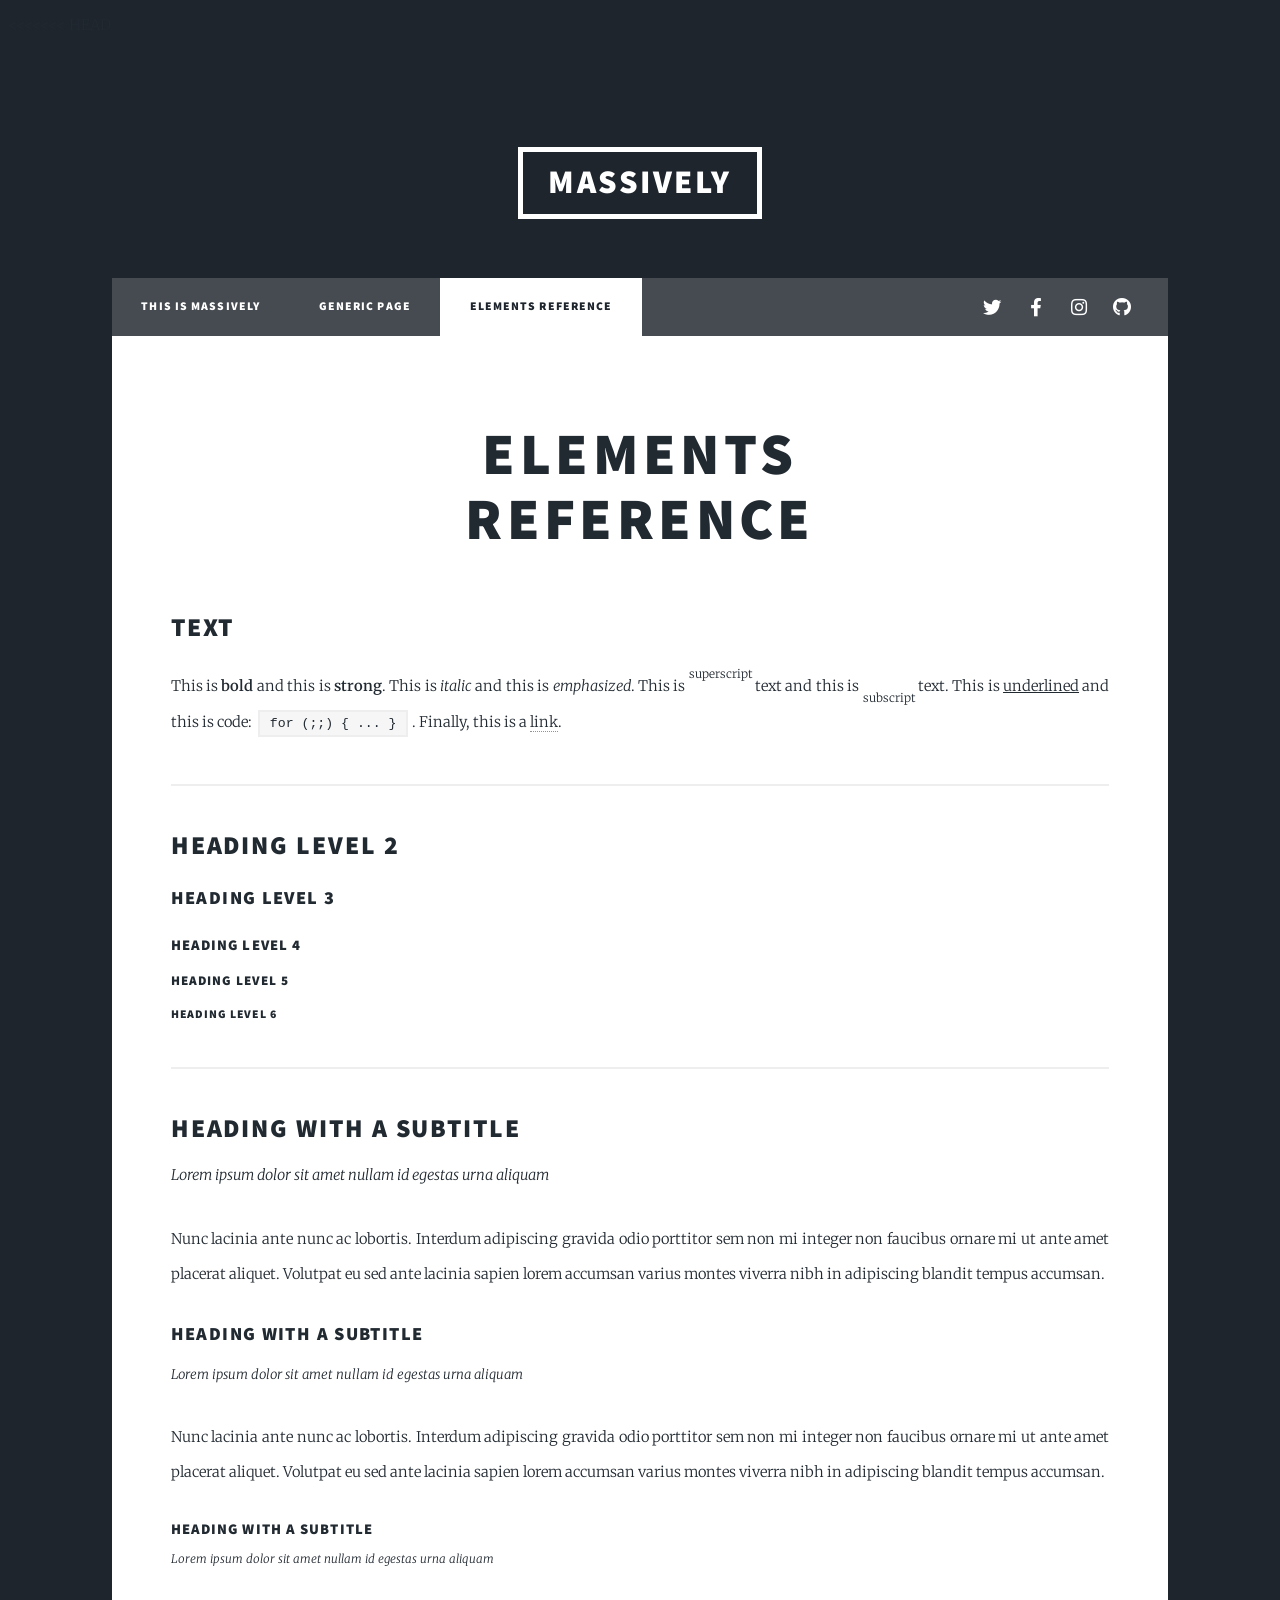
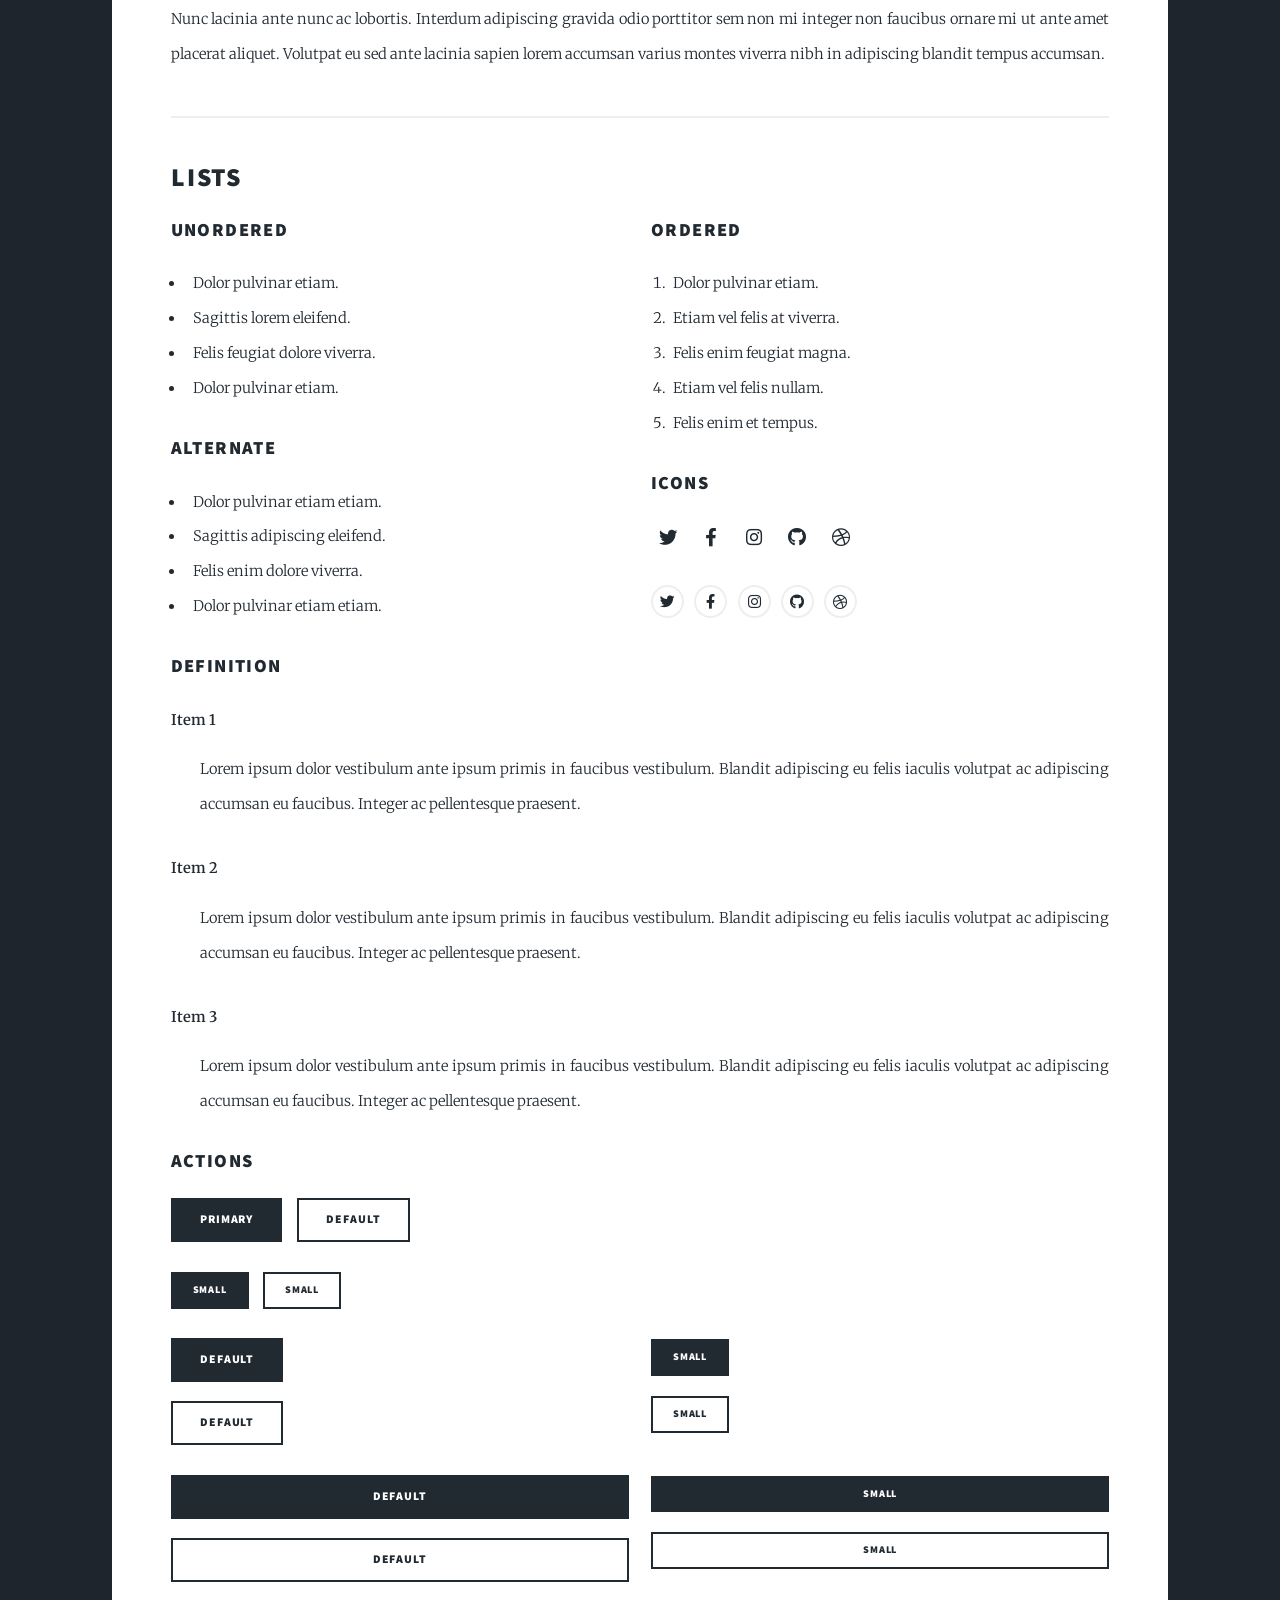
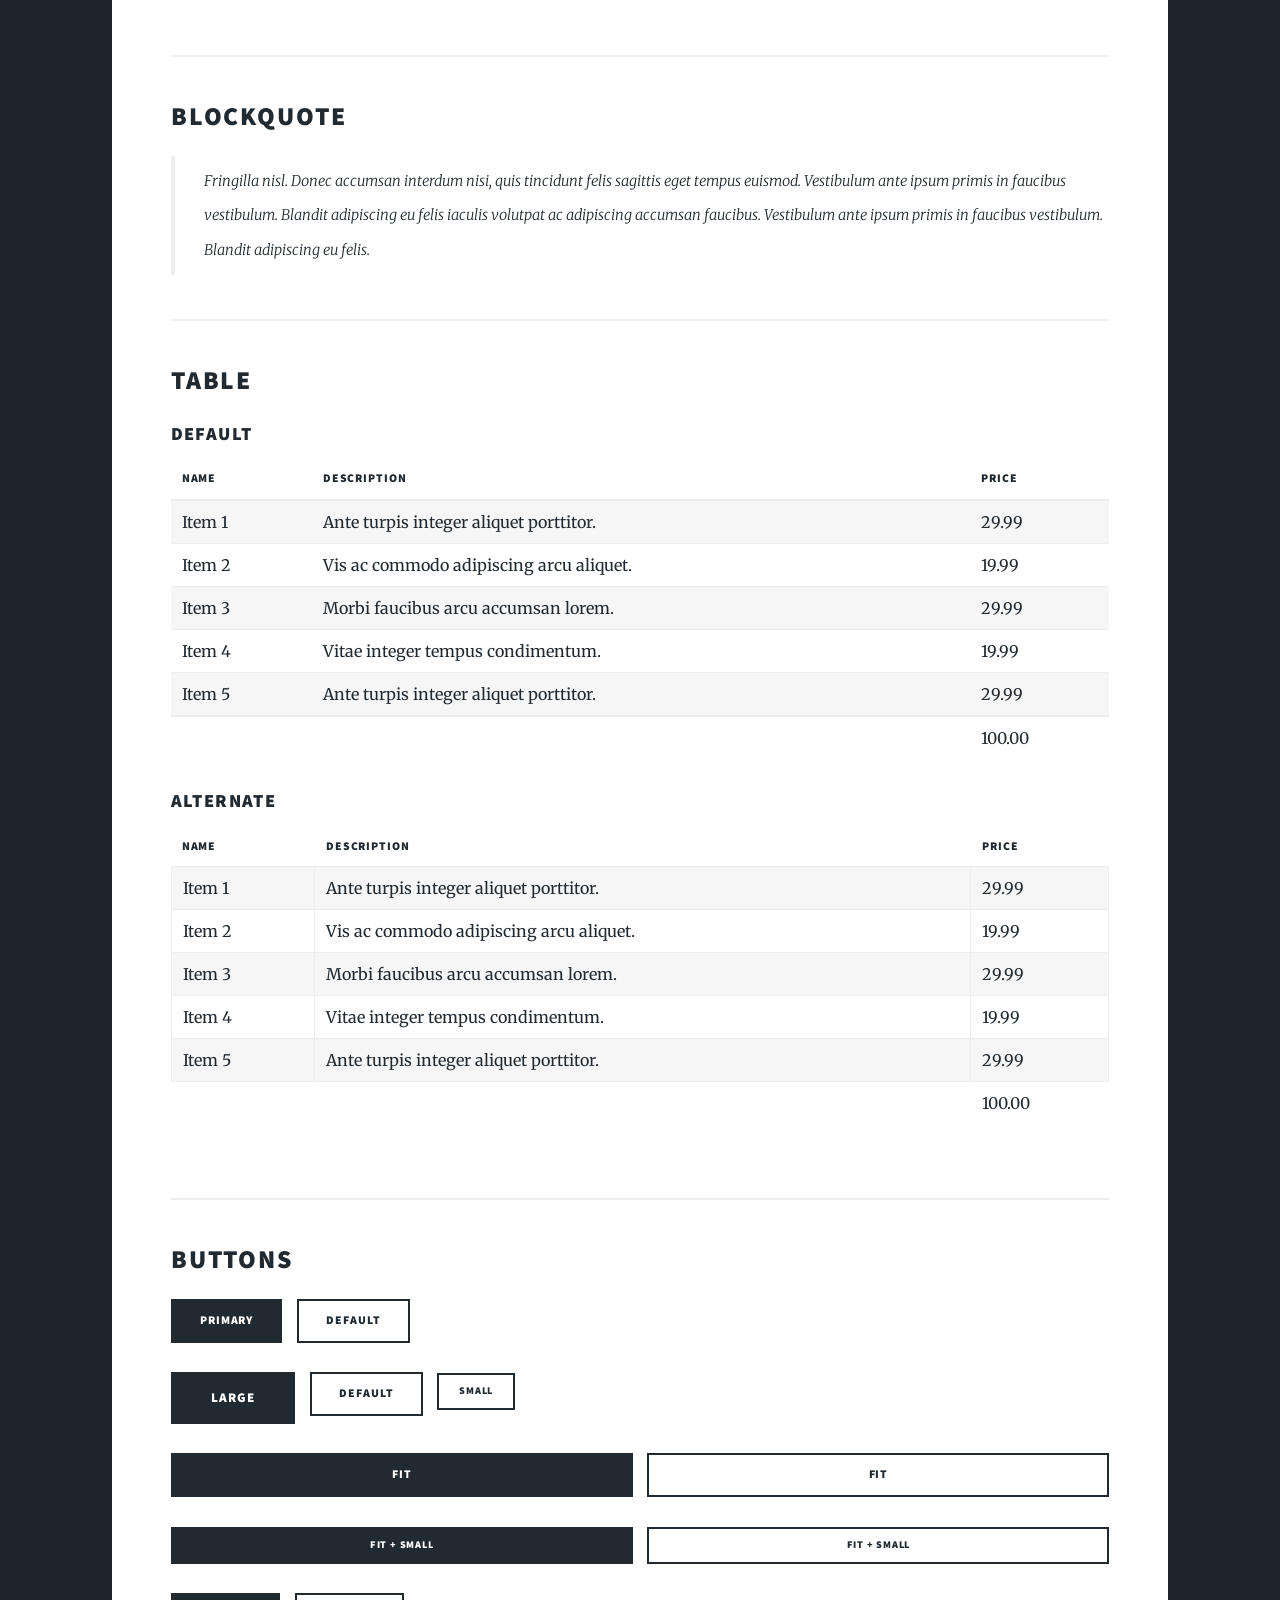
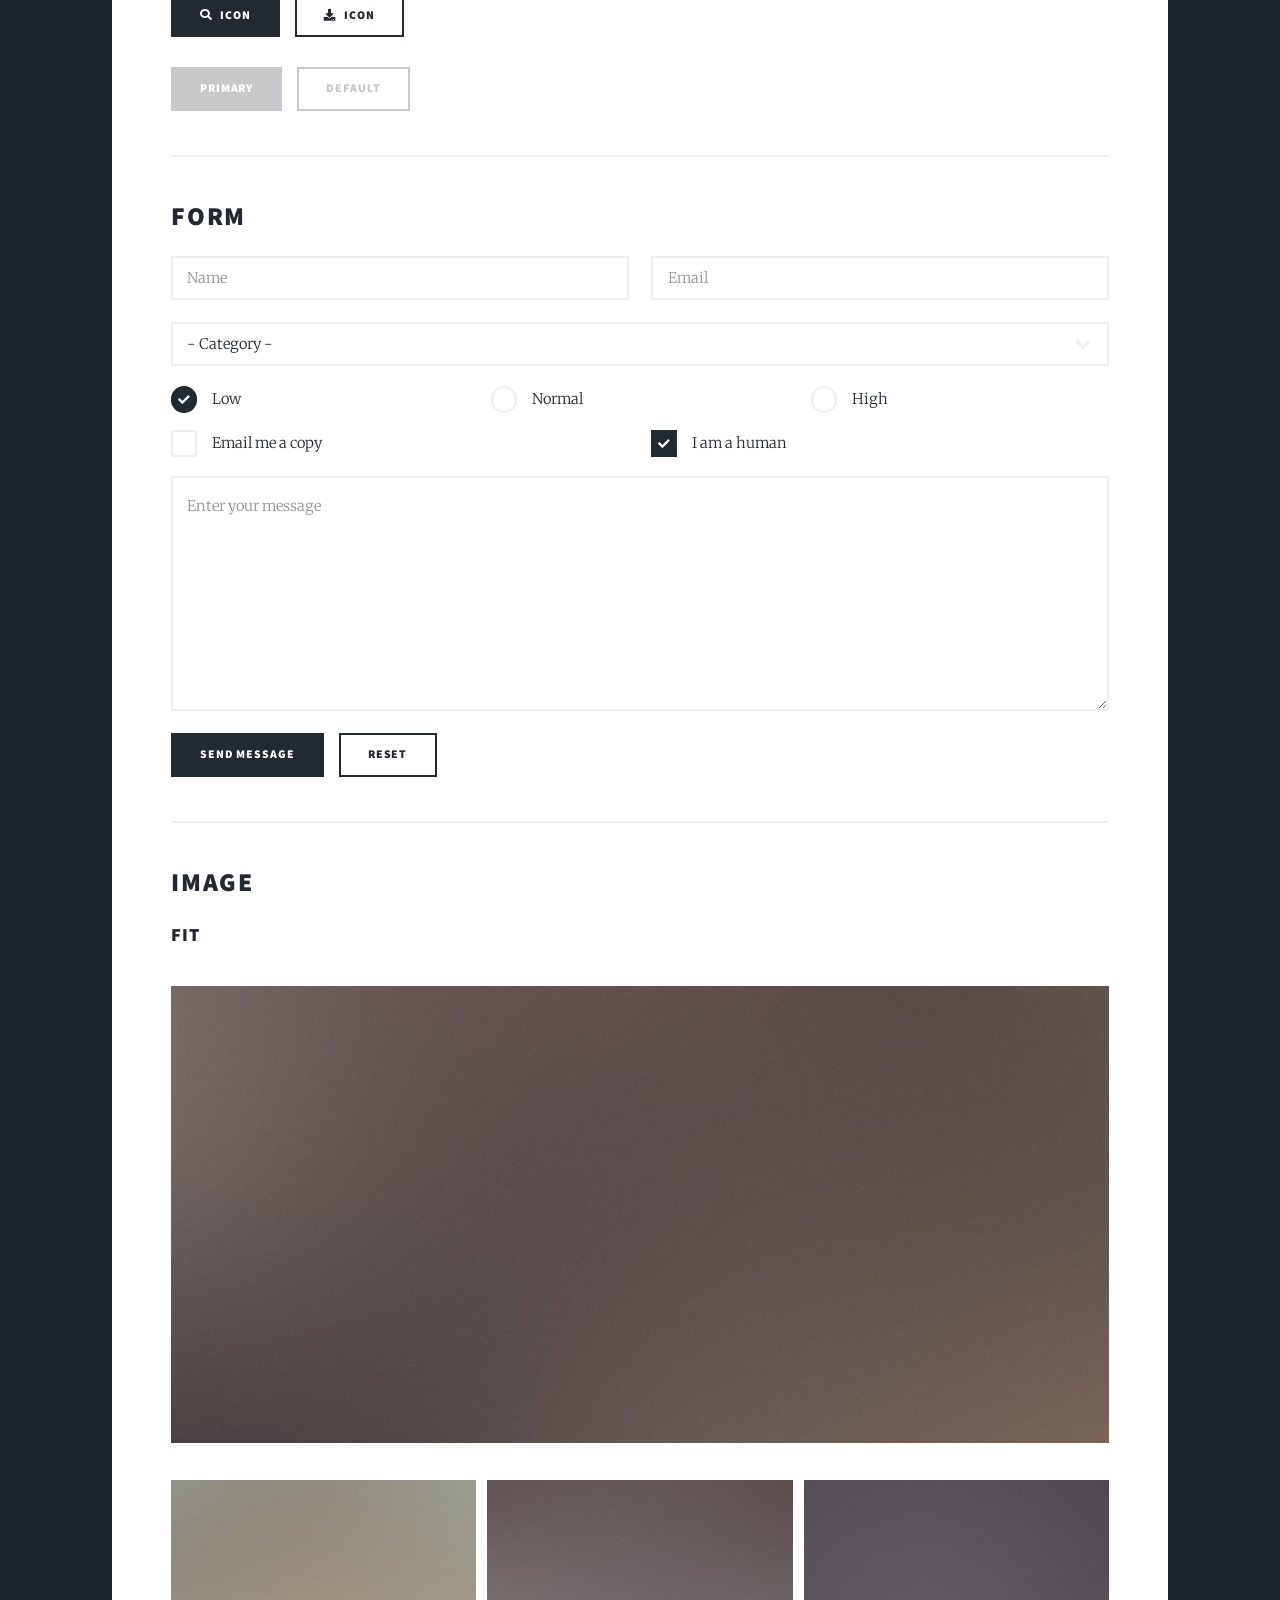
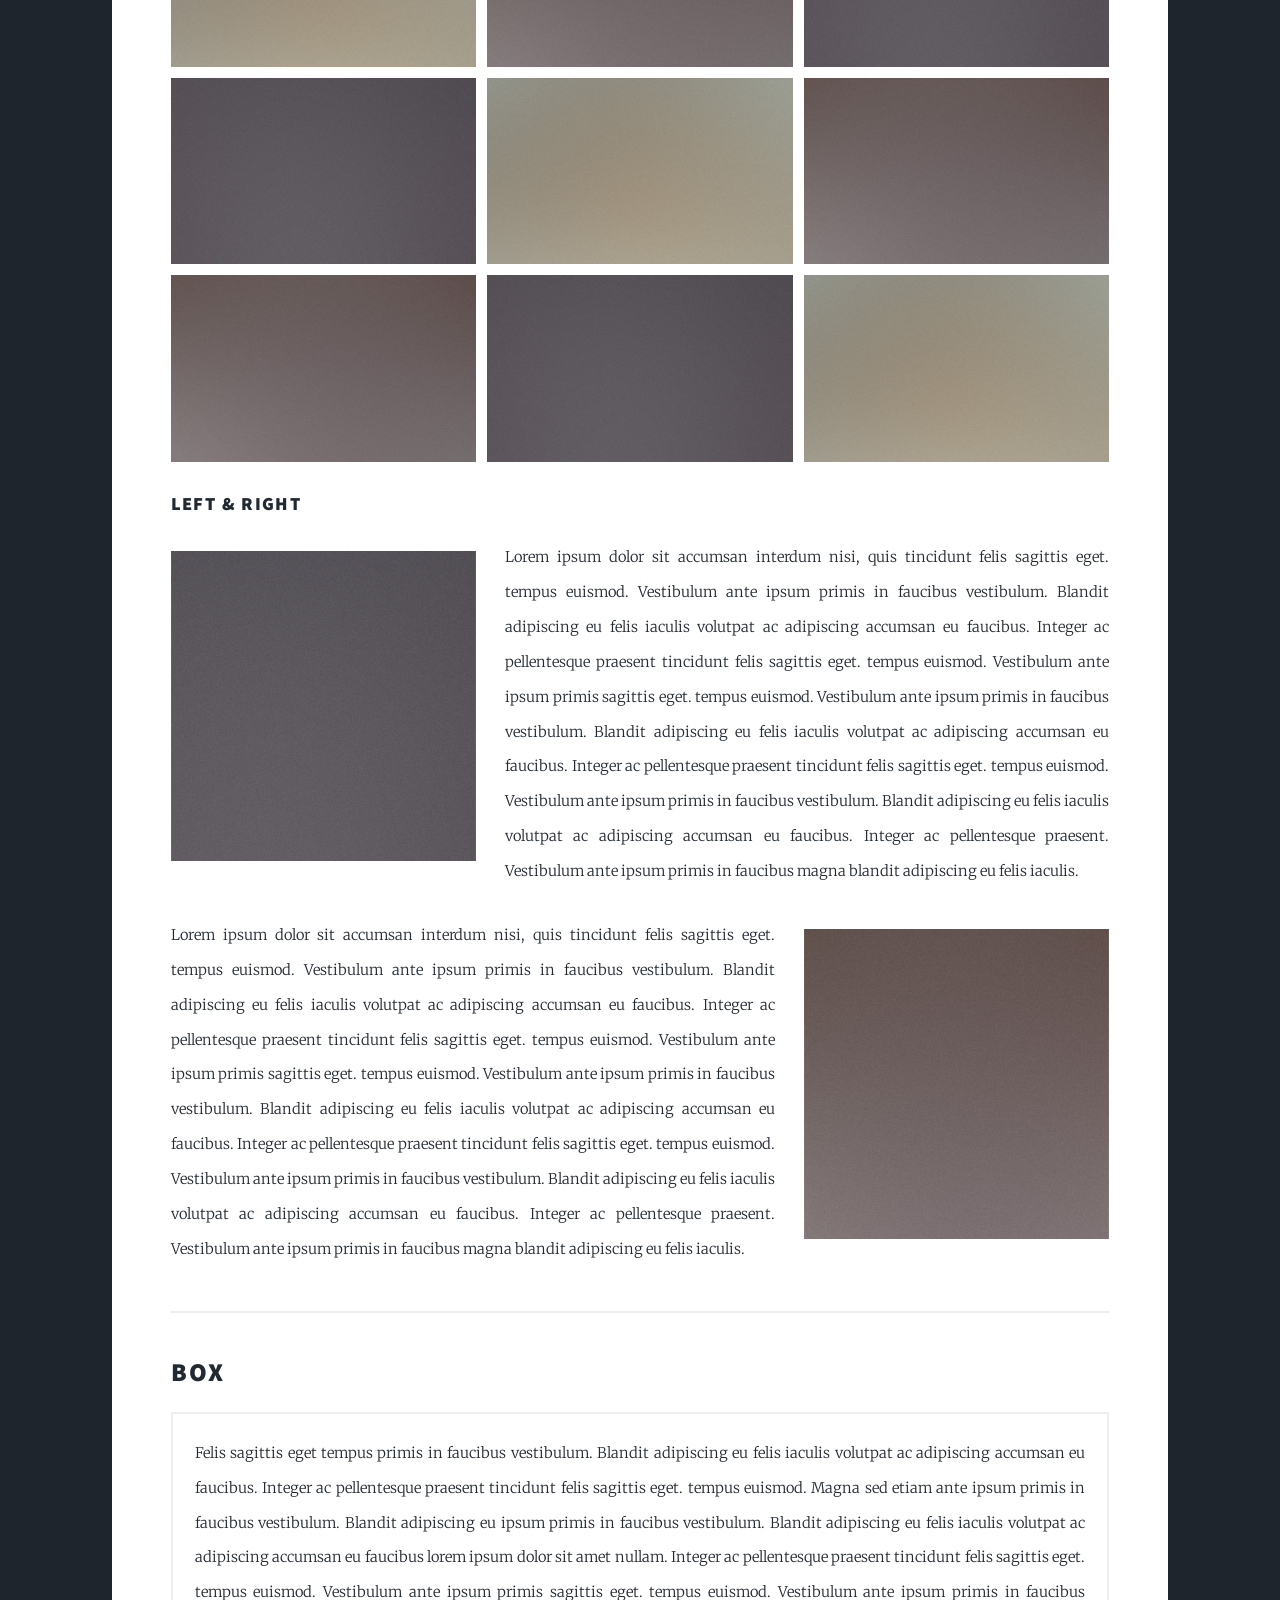
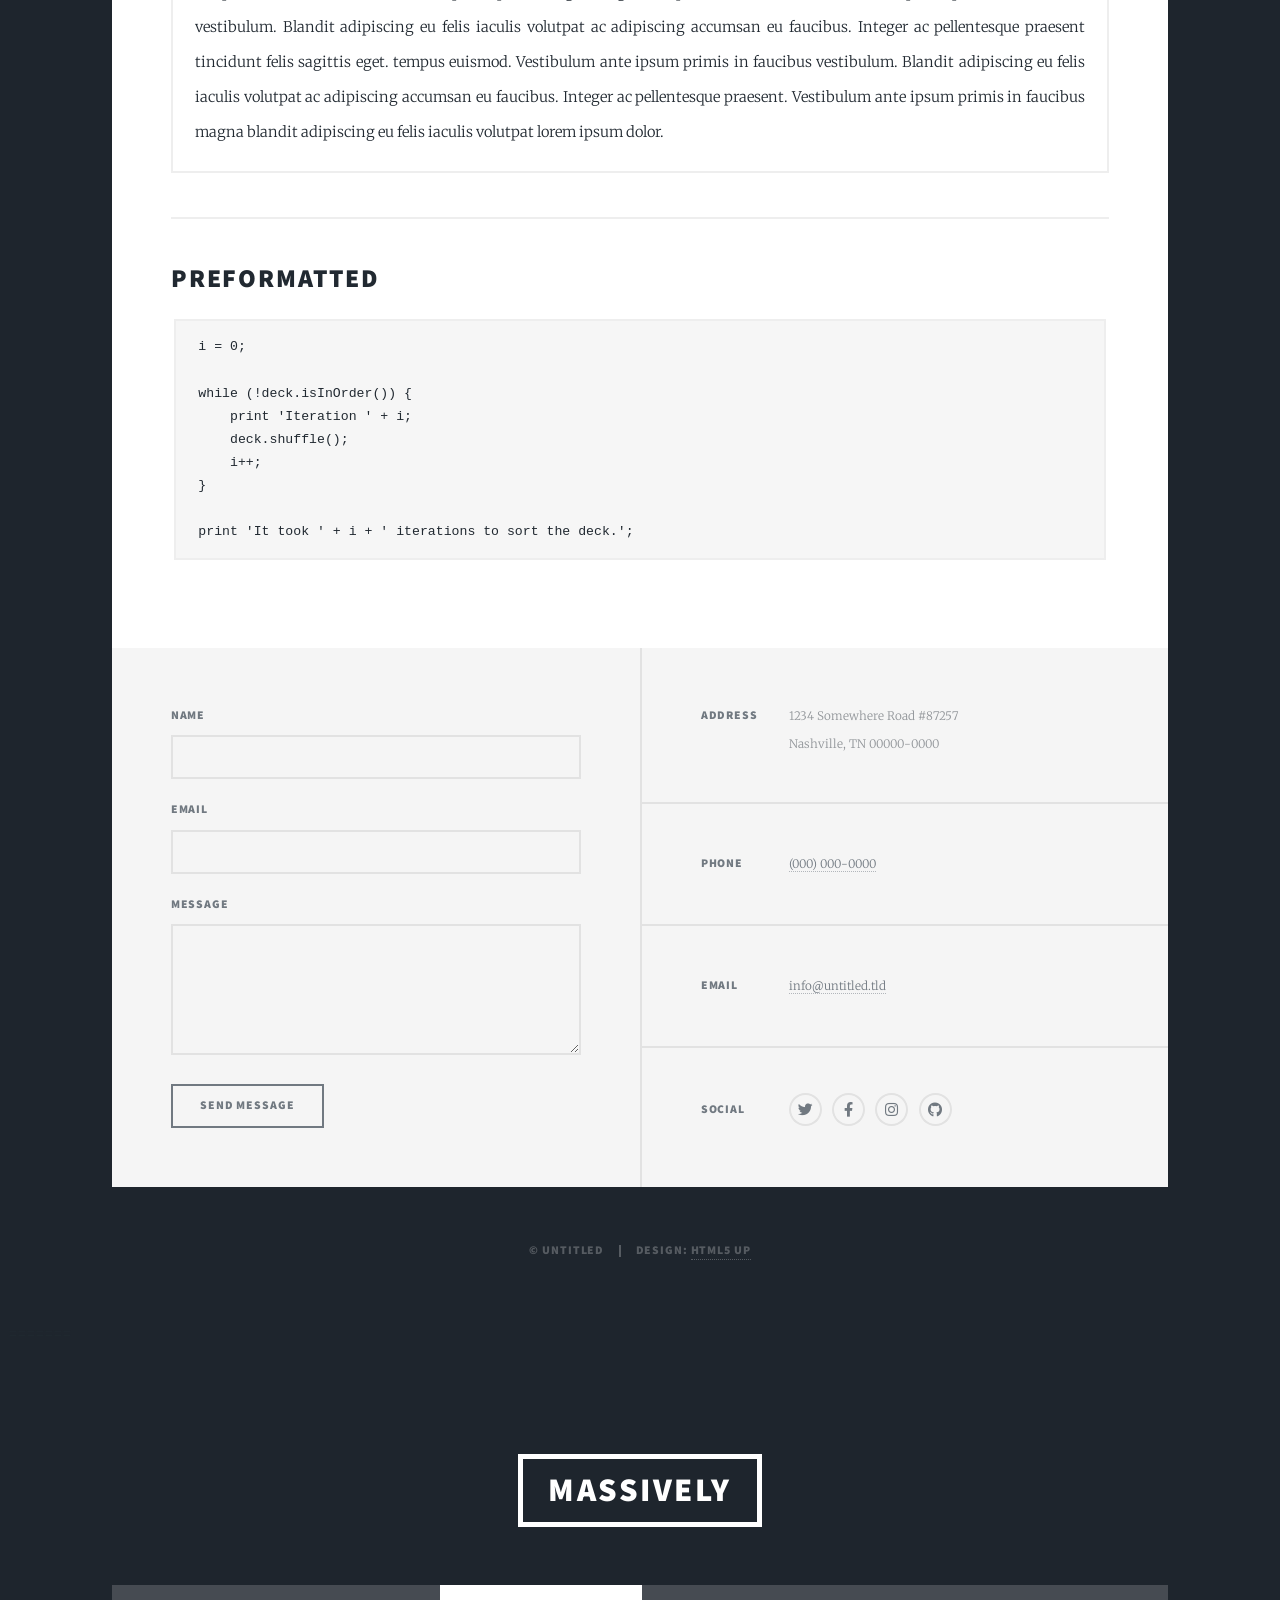
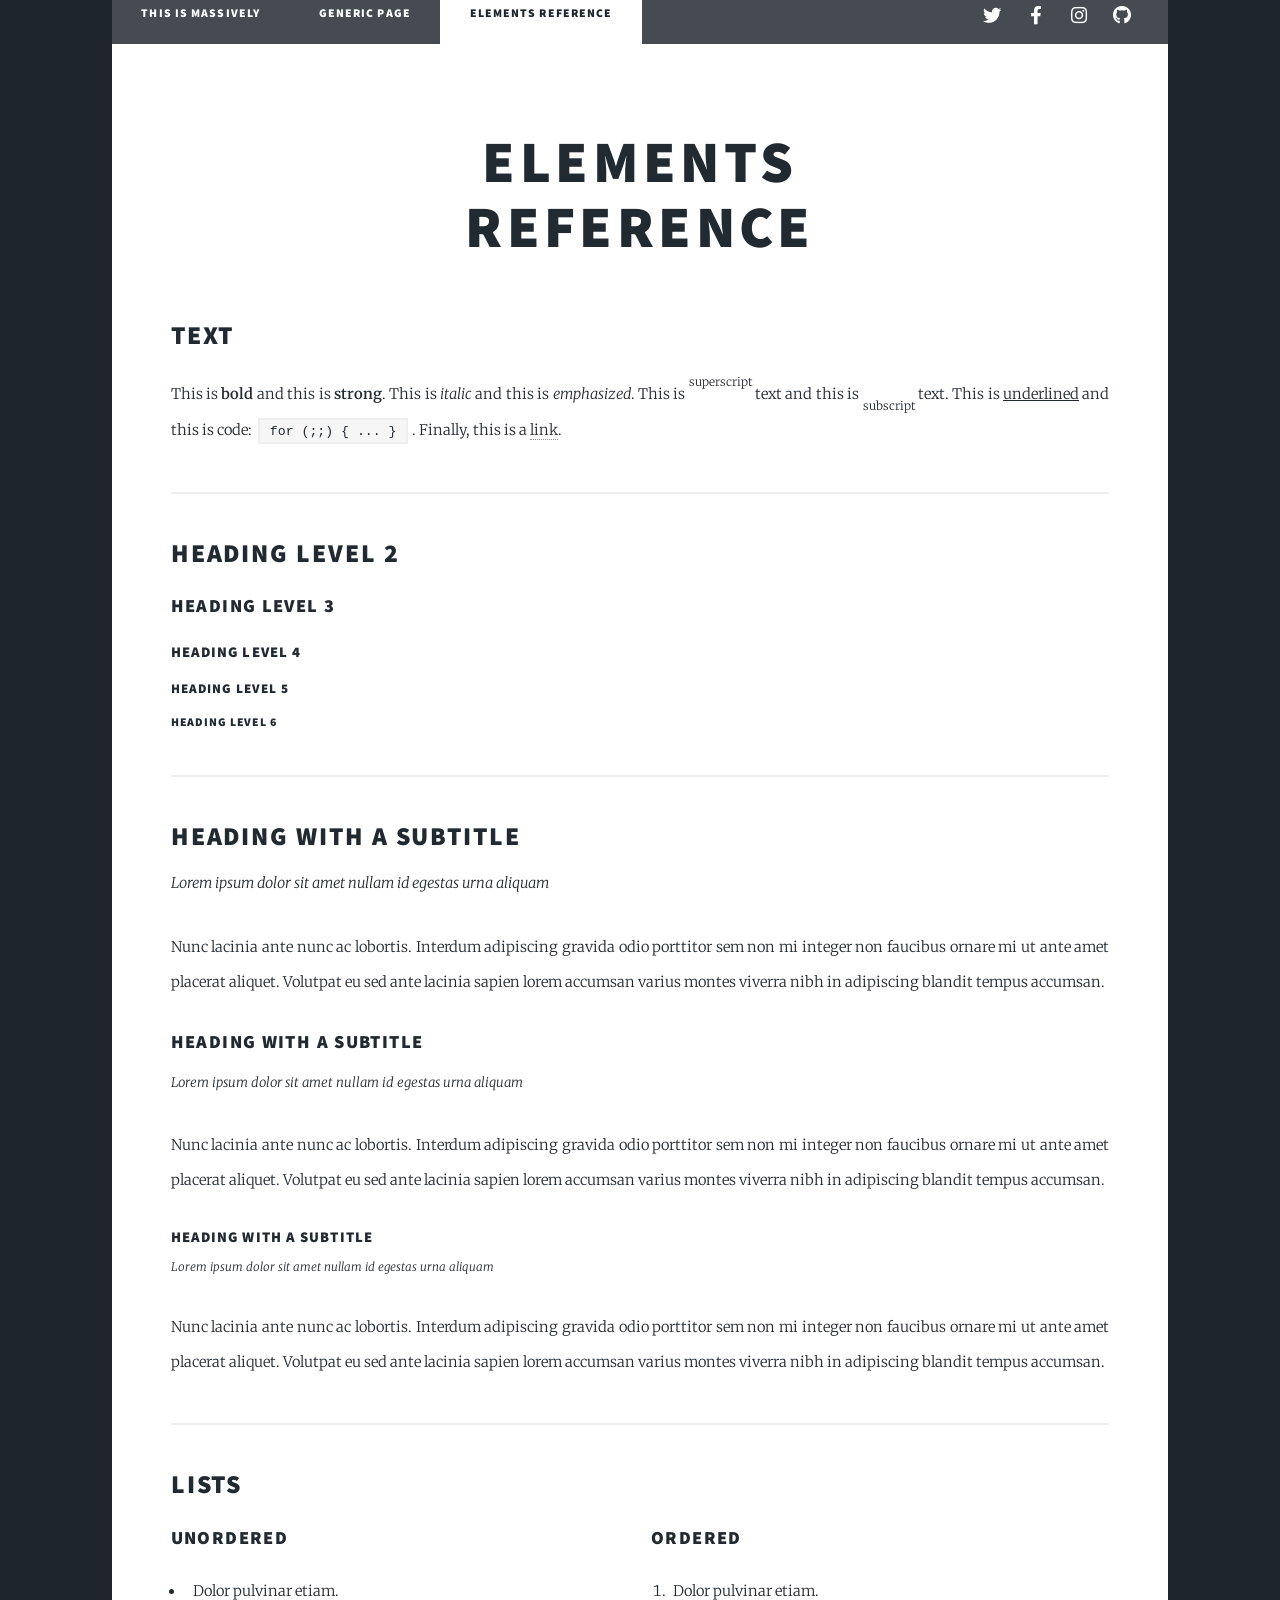
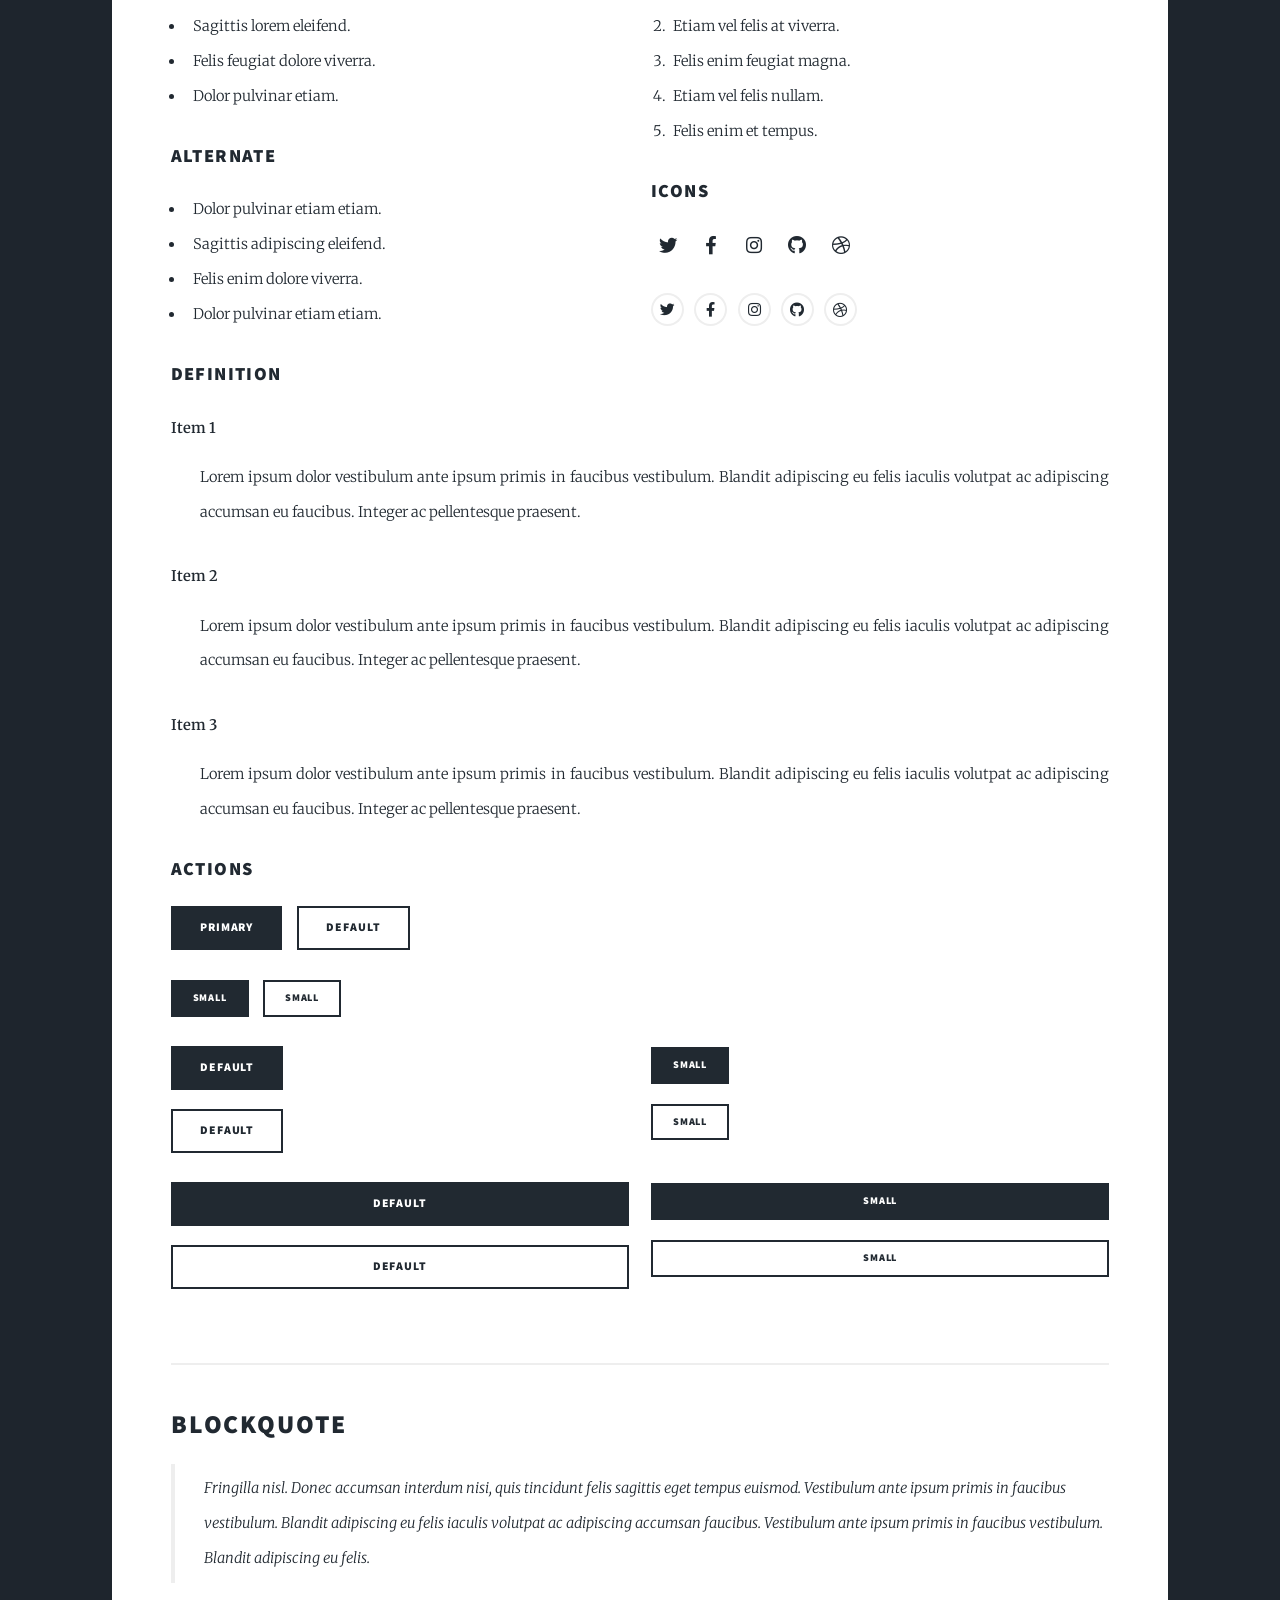
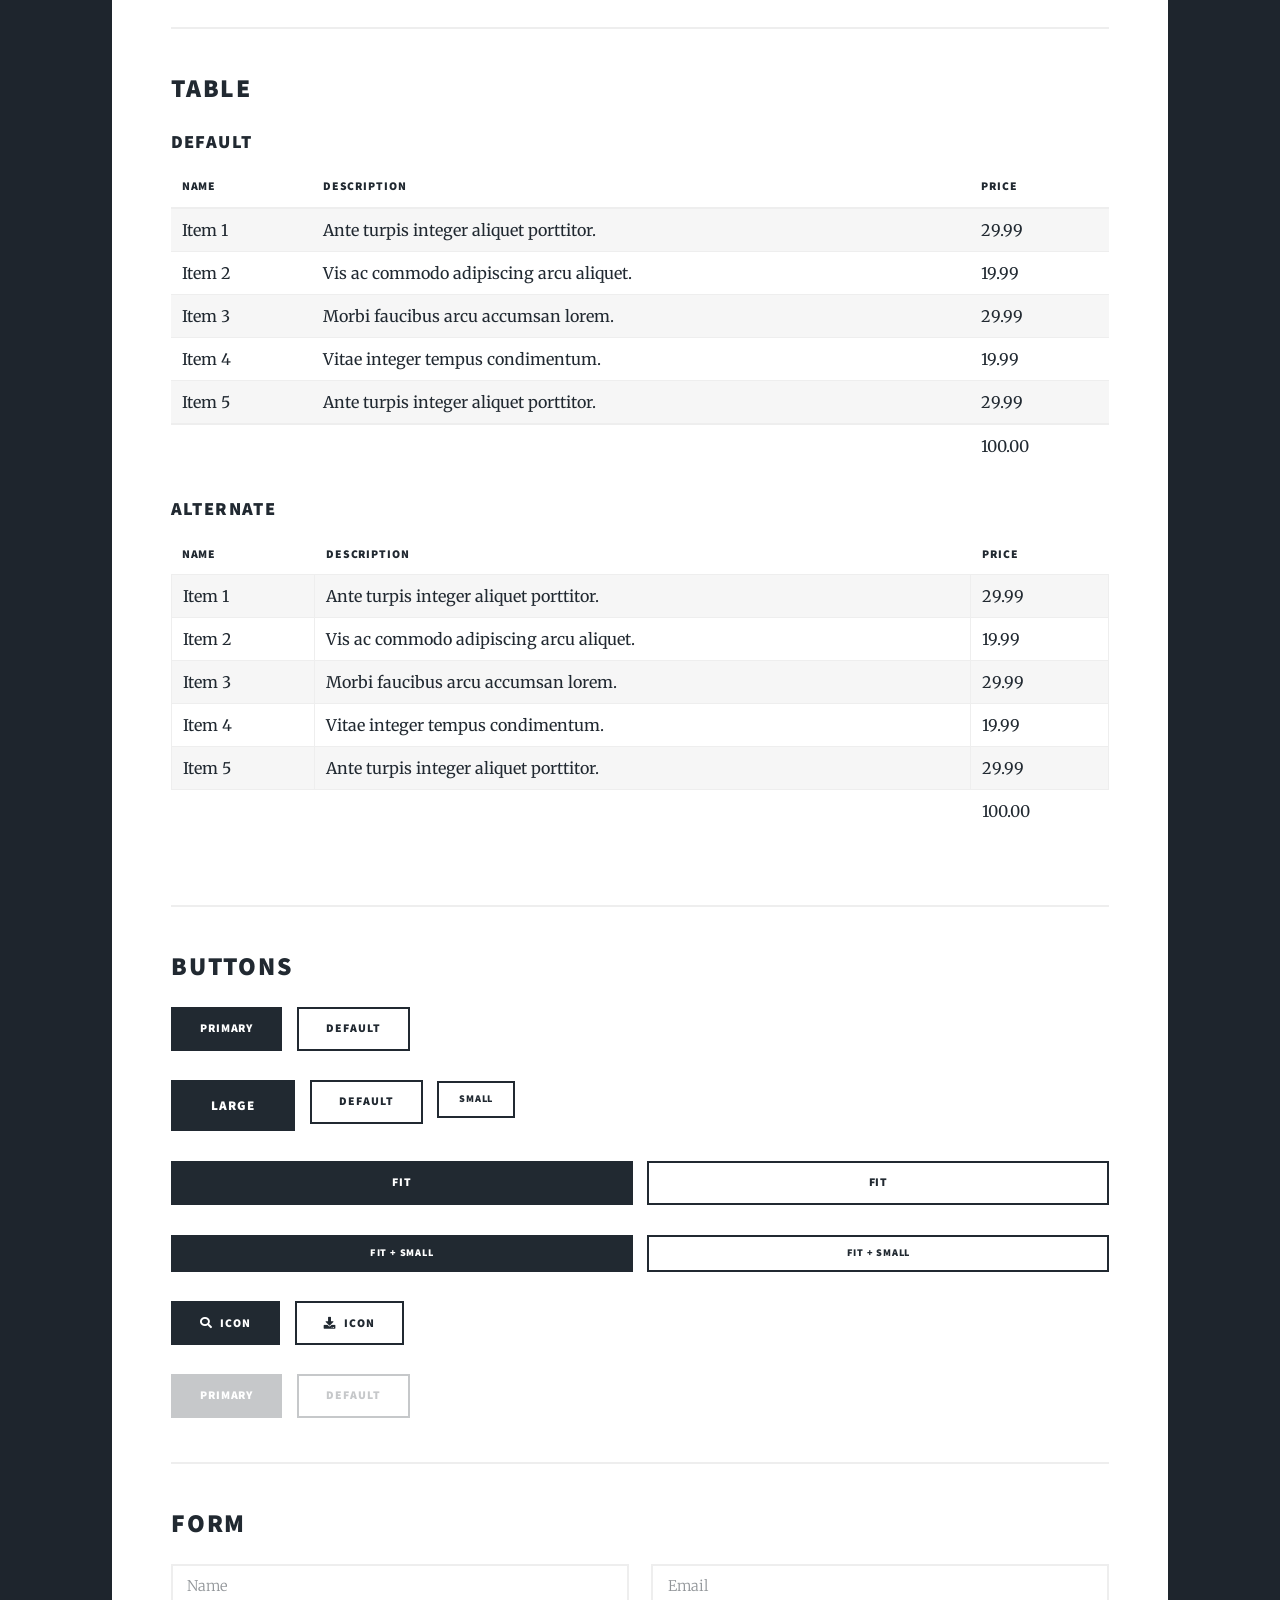
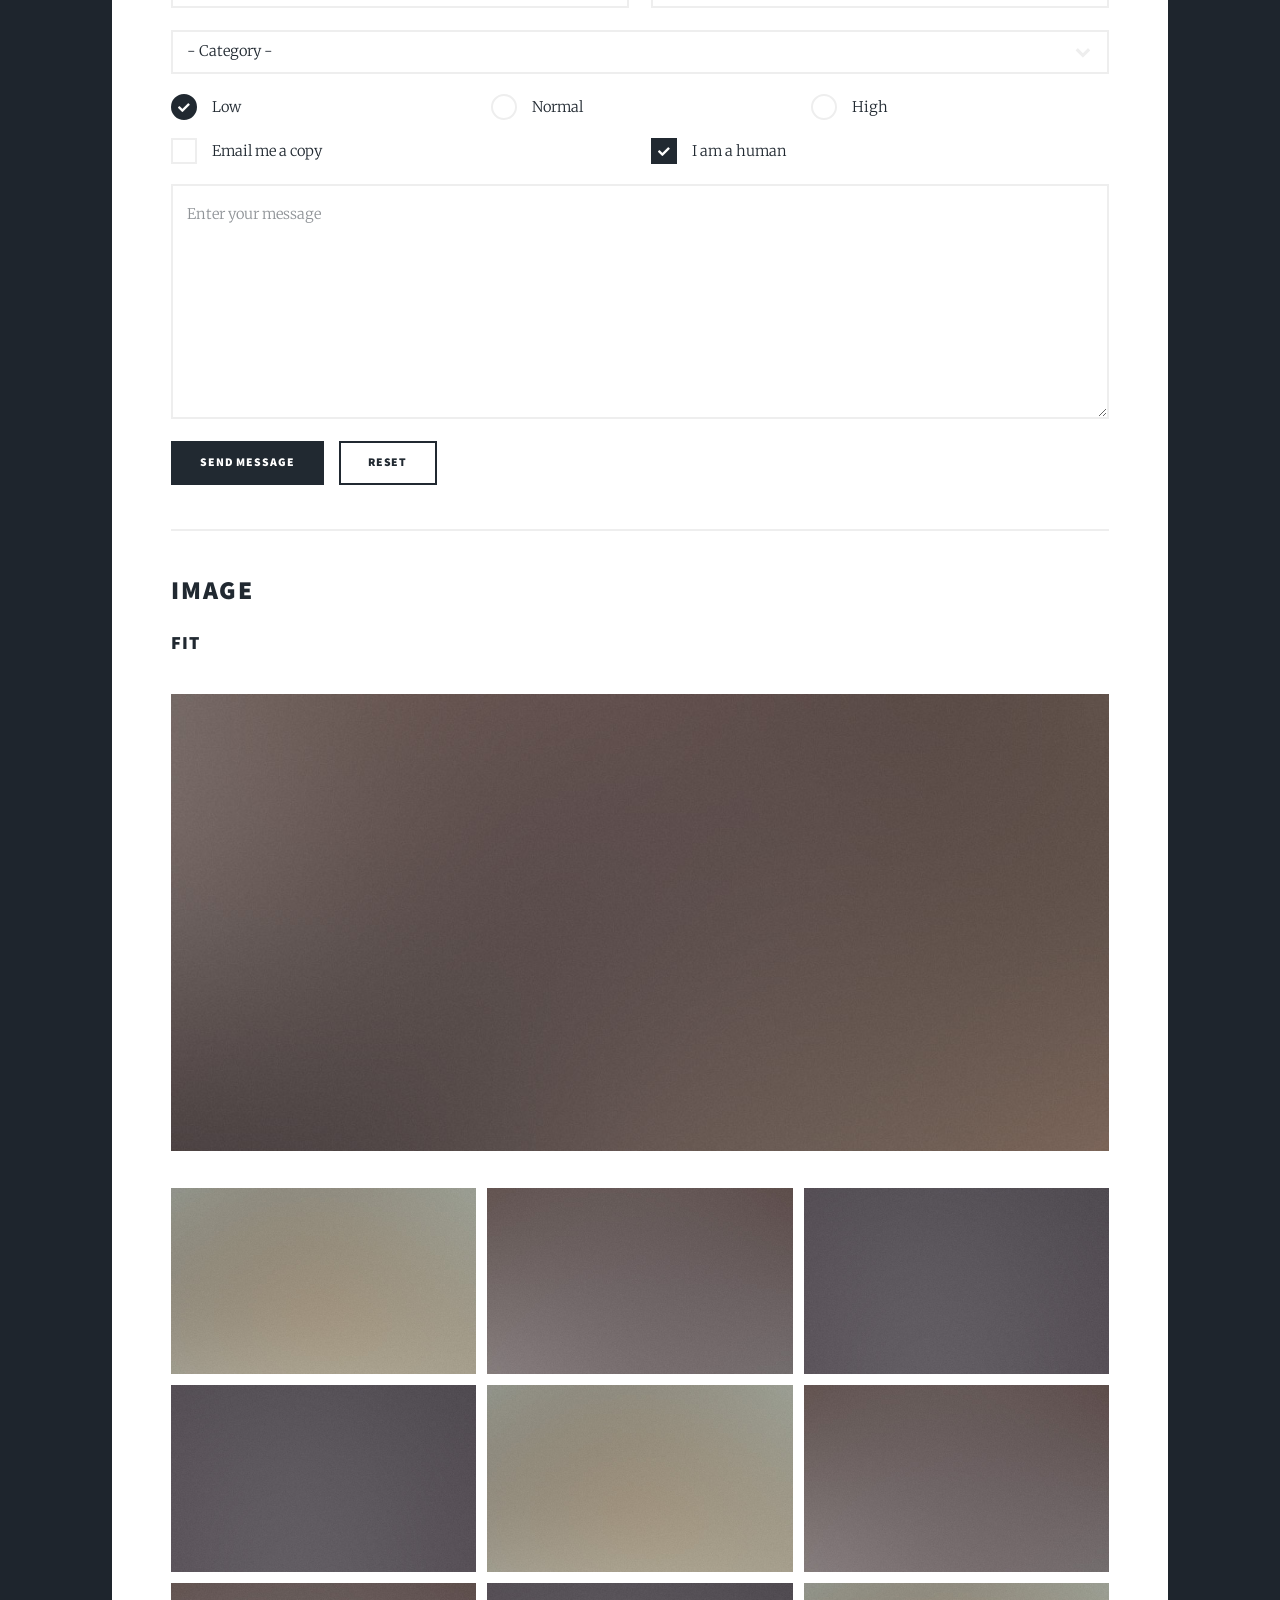
<file: elements.html>
<<<<<<< HEAD
<!DOCTYPE HTML>
<!--
	Massively by HTML5 UP
	html5up.net | @ajlkn
	Free for personal and commercial use under the CCA 3.0 license (html5up.net/license)
-->
<html>
	<head>
		<title>Elements Reference - Massively by HTML5 UP</title>
		<meta charset="utf-8" />
		<meta name="viewport" content="width=device-width, initial-scale=1, user-scalable=no" />
		<link rel="stylesheet" href="assets/css/main.css" />
		<noscript><link rel="stylesheet" href="assets/css/noscript.css" /></noscript>
	</head>
	<body class="is-preload">

		<!-- Wrapper -->
			<div id="wrapper">

				<!-- Header -->
					<header id="header">
						<a href="index.html" class="logo">Massively</a>
					</header>

				<!-- Nav -->
					<nav id="nav">
						<ul class="links">
							<li><a href="index.html">This is Massively</a></li>
							<li><a href="generic.html">Generic Page</a></li>
							<li class="active"><a href="elements.html">Elements Reference</a></li>
						</ul>
						<ul class="icons">
							<li><a href="#" class="icon brands fa-twitter"><span class="label">Twitter</span></a></li>
							<li><a href="#" class="icon brands fa-facebook-f"><span class="label">Facebook</span></a></li>
							<li><a href="#" class="icon brands fa-instagram"><span class="label">Instagram</span></a></li>
							<li><a href="#" class="icon brands fa-github"><span class="label">GitHub</span></a></li>
						</ul>
					</nav>

				<!-- Main -->
					<div id="main">

						<!-- Post -->
							<section class="post">
								<header class="major">
									<h1>Elements<br />
									Reference</h1>
								</header>

								<!-- Text stuff -->
									<h2>Text</h2>
									<p>This is <b>bold</b> and this is <strong>strong</strong>. This is <i>italic</i> and this is <em>emphasized</em>.
									This is <sup>superscript</sup> text and this is <sub>subscript</sub> text.
									This is <u>underlined</u> and this is code: <code>for (;;) { ... }</code>.
									Finally, this is a <a href="#">link</a>.</p>
									<hr />
									<h2>Heading Level 2</h2>
									<h3>Heading Level 3</h3>
									<h4>Heading Level 4</h4>
									<h5>Heading Level 5</h5>
									<h6>Heading Level 6</h6>
									<hr />
									<header>
										<h2>Heading with a Subtitle</h2>
										<p>Lorem ipsum dolor sit amet nullam id egestas urna aliquam</p>
									</header>
									<p>Nunc lacinia ante nunc ac lobortis. Interdum adipiscing gravida odio porttitor sem non mi integer non faucibus ornare mi ut ante amet placerat aliquet. Volutpat eu sed ante lacinia sapien lorem accumsan varius montes viverra nibh in adipiscing blandit tempus accumsan.</p>
									<header>
										<h3>Heading with a Subtitle</h3>
										<p>Lorem ipsum dolor sit amet nullam id egestas urna aliquam</p>
									</header>
									<p>Nunc lacinia ante nunc ac lobortis. Interdum adipiscing gravida odio porttitor sem non mi integer non faucibus ornare mi ut ante amet placerat aliquet. Volutpat eu sed ante lacinia sapien lorem accumsan varius montes viverra nibh in adipiscing blandit tempus accumsan.</p>
									<header>
										<h4>Heading with a Subtitle</h4>
										<p>Lorem ipsum dolor sit amet nullam id egestas urna aliquam</p>
									</header>
									<p>Nunc lacinia ante nunc ac lobortis. Interdum adipiscing gravida odio porttitor sem non mi integer non faucibus ornare mi ut ante amet placerat aliquet. Volutpat eu sed ante lacinia sapien lorem accumsan varius montes viverra nibh in adipiscing blandit tempus accumsan.</p>

									<hr />

								<!-- Lists -->
									<h2>Lists</h2>
									<div class="row">
										<div class="col-6 col-12-small">

											<h3>Unordered</h3>
											<ul>
												<li>Dolor pulvinar etiam.</li>
												<li>Sagittis lorem eleifend.</li>
												<li>Felis feugiat dolore viverra.</li>
												<li>Dolor pulvinar etiam.</li>
											</ul>

											<h3>Alternate</h3>
											<ul class="alt">
												<li>Dolor pulvinar etiam etiam.</li>
												<li>Sagittis adipiscing eleifend.</li>
												<li>Felis enim dolore viverra.</li>
												<li>Dolor pulvinar etiam etiam.</li>
											</ul>

										</div>
										<div class="col-6 col-12-small">

											<h3>Ordered</h3>
											<ol>
												<li>Dolor pulvinar etiam.</li>
												<li>Etiam vel felis at viverra.</li>
												<li>Felis enim feugiat magna.</li>
												<li>Etiam vel felis nullam.</li>
												<li>Felis enim et tempus.</li>
											</ol>

											<h3>Icons</h3>
											<ul class="icons">
												<li><a href="#" class="icon brands fa-twitter"><span class="label">Twitter</span></a></li>
												<li><a href="#" class="icon brands fa-facebook-f"><span class="label">Facebook</span></a></li>
												<li><a href="#" class="icon brands fa-instagram"><span class="label">Instagram</span></a></li>
												<li><a href="#" class="icon brands fa-github"><span class="label">Github</span></a></li>
												<li><a href="#" class="icon brands fa-dribbble"><span class="label">Dribbble</span></a></li>
											</ul>
											<ul class="icons alt">
												<li><a href="#" class="icon brands alt fa-twitter"><span class="label">Twitter</span></a></li>
												<li><a href="#" class="icon brands alt fa-facebook-f"><span class="label">Facebook</span></a></li>
												<li><a href="#" class="icon brands alt fa-instagram"><span class="label">Instagram</span></a></li>
												<li><a href="#" class="icon brands alt fa-github"><span class="label">Github</span></a></li>
												<li><a href="#" class="icon brands alt fa-dribbble"><span class="label">Dribbble</span></a></li>
											</ul>

										</div>
									</div>
									<h3>Definition</h3>
									<dl>
										<dt>Item 1</dt>
										<dd>
											<p>Lorem ipsum dolor vestibulum ante ipsum primis in faucibus vestibulum. Blandit adipiscing eu felis iaculis volutpat ac adipiscing accumsan eu faucibus. Integer ac pellentesque praesent.</p>
										</dd>
										<dt>Item 2</dt>
										<dd>
											<p>Lorem ipsum dolor vestibulum ante ipsum primis in faucibus vestibulum. Blandit adipiscing eu felis iaculis volutpat ac adipiscing accumsan eu faucibus. Integer ac pellentesque praesent.</p>
										</dd>
										<dt>Item 3</dt>
										<dd>
											<p>Lorem ipsum dolor vestibulum ante ipsum primis in faucibus vestibulum. Blandit adipiscing eu felis iaculis volutpat ac adipiscing accumsan eu faucibus. Integer ac pellentesque praesent.</p>
										</dd>
									</dl>

									<h3>Actions</h3>
									<ul class="actions">
										<li><a href="#" class="button primary">Primary</a></li>
										<li><a href="#" class="button">Default</a></li>
									</ul>
									<ul class="actions small">
										<li><a href="#" class="button primary small">Small</a></li>
										<li><a href="#" class="button small">Small</a></li>
									</ul>
									<div class="row">
										<div class="col-6 col-12-small">
											<ul class="actions stacked">
												<li><a href="#" class="button primary">Default</a></li>
												<li><a href="#" class="button">Default</a></li>
											</ul>
										</div>
										<div class="col-6 col-12-small">
											<ul class="actions stacked">
												<li><a href="#" class="button primary small">Small</a></li>
												<li><a href="#" class="button small">Small</a></li>
											</ul>
										</div>
									</div>
									<div class="row">
										<div class="col-6 col-12-small">
											<ul class="actions stacked">
												<li><a href="#" class="button primary fit">Default</a></li>
												<li><a href="#" class="button fit">Default</a></li>
											</ul>
										</div>
										<div class="col-6 col-12-small">
											<ul class="actions stacked">
												<li><a href="#" class="button primary small fit">Small</a></li>
												<li><a href="#" class="button small fit">Small</a></li>
											</ul>
										</div>
									</div>

									<hr />

								<!-- Blockquote -->
									<h2>Blockquote</h2>
									<blockquote>Fringilla nisl. Donec accumsan interdum nisi, quis tincidunt felis sagittis eget tempus euismod. Vestibulum ante ipsum primis in faucibus vestibulum. Blandit adipiscing eu felis iaculis volutpat ac adipiscing accumsan faucibus. Vestibulum ante ipsum primis in faucibus vestibulum. Blandit adipiscing eu felis.</blockquote>

									<hr />

								<!-- Table -->
									<h2>Table</h2>

									<h3>Default</h3>
									<div class="table-wrapper">
										<table>
											<thead>
												<tr>
													<th>Name</th>
													<th>Description</th>
													<th>Price</th>
												</tr>
											</thead>
											<tbody>
												<tr>
													<td>Item 1</td>
													<td>Ante turpis integer aliquet porttitor.</td>
													<td>29.99</td>
												</tr>
												<tr>
													<td>Item 2</td>
													<td>Vis ac commodo adipiscing arcu aliquet.</td>
													<td>19.99</td>
												</tr>
												<tr>
													<td>Item 3</td>
													<td> Morbi faucibus arcu accumsan lorem.</td>
													<td>29.99</td>
												</tr>
												<tr>
													<td>Item 4</td>
													<td>Vitae integer tempus condimentum.</td>
													<td>19.99</td>
												</tr>
												<tr>
													<td>Item 5</td>
													<td>Ante turpis integer aliquet porttitor.</td>
													<td>29.99</td>
												</tr>
											</tbody>
											<tfoot>
												<tr>
													<td colspan="2"></td>
													<td>100.00</td>
												</tr>
											</tfoot>
										</table>
									</div>

									<h3>Alternate</h3>
									<div class="table-wrapper">
										<table class="alt">
											<thead>
												<tr>
													<th>Name</th>
													<th>Description</th>
													<th>Price</th>
												</tr>
											</thead>
											<tbody>
												<tr>
													<td>Item 1</td>
													<td>Ante turpis integer aliquet porttitor.</td>
													<td>29.99</td>
												</tr>
												<tr>
													<td>Item 2</td>
													<td>Vis ac commodo adipiscing arcu aliquet.</td>
													<td>19.99</td>
												</tr>
												<tr>
													<td>Item 3</td>
													<td> Morbi faucibus arcu accumsan lorem.</td>
													<td>29.99</td>
												</tr>
												<tr>
													<td>Item 4</td>
													<td>Vitae integer tempus condimentum.</td>
													<td>19.99</td>
												</tr>
												<tr>
													<td>Item 5</td>
													<td>Ante turpis integer aliquet porttitor.</td>
													<td>29.99</td>
												</tr>
											</tbody>
											<tfoot>
												<tr>
													<td colspan="2"></td>
													<td>100.00</td>
												</tr>
											</tfoot>
										</table>
									</div>

									<hr />

								<!-- Buttons -->
									<h2>Buttons</h2>
									<ul class="actions">
										<li><a href="#" class="button primary">Primary</a></li>
										<li><a href="#" class="button">Default</a></li>
									</ul>
									<ul class="actions">
										<li><a href="#" class="button primary large">Large</a></li>
										<li><a href="#" class="button">Default</a></li>
										<li><a href="#" class="button small">Small</a></li>
									</ul>
									<ul class="actions fit">
										<li><a href="#" class="button primary fit">Fit</a></li>
										<li><a href="#" class="button fit">Fit</a></li>
									</ul>
									<ul class="actions fit small">
										<li><a href="#" class="button primary fit small">Fit + Small</a></li>
										<li><a href="#" class="button fit small">Fit + Small</a></li>
									</ul>
									<ul class="actions">
										<li><a href="#" class="button primary icon solid fa-search">Icon</a></li>
										<li><a href="#" class="button icon solid fa-download">Icon</a></li>
									</ul>
									<ul class="actions">
										<li><span class="button primary disabled">Primary</span></li>
										<li><span class="button disabled">Default</span></li>
									</ul>

									<hr />

								<!-- Form -->
									<h2>Form</h2>

									<form method="post" action="#">
										<div class="row gtr-uniform">
											<div class="col-6 col-12-xsmall">
												<input type="text" name="demo-name" id="demo-name" value="" placeholder="Name" />
											</div>
											<div class="col-6 col-12-xsmall">
												<input type="email" name="demo-email" id="demo-email" value="" placeholder="Email" />
											</div>
											<!-- Break -->
											<div class="col-12">
												<select name="demo-category" id="demo-category">
													<option value="">- Category -</option>
													<option value="1">Manufacturing</option>
													<option value="1">Shipping</option>
													<option value="1">Administration</option>
													<option value="1">Human Resources</option>
												</select>
											</div>
											<!-- Break -->
											<div class="col-4 col-12-small">
												<input type="radio" id="demo-priority-low" name="demo-priority" checked>
												<label for="demo-priority-low">Low</label>
											</div>
											<div class="col-4 col-12-small">
												<input type="radio" id="demo-priority-normal" name="demo-priority">
												<label for="demo-priority-normal">Normal</label>
											</div>
											<div class="col-4 col-12-small">
												<input type="radio" id="demo-priority-high" name="demo-priority">
												<label for="demo-priority-high">High</label>
											</div>
											<!-- Break -->
											<div class="col-6 col-12-small">
												<input type="checkbox" id="demo-copy" name="demo-copy">
												<label for="demo-copy">Email me a copy</label>
											</div>
											<div class="col-6 col-12-small">
												<input type="checkbox" id="demo-human" name="demo-human" checked>
												<label for="demo-human">I am a human</label>
											</div>
											<!-- Break -->
											<div class="col-12">
												<textarea name="demo-message" id="demo-message" placeholder="Enter your message" rows="6"></textarea>
											</div>
											<!-- Break -->
											<div class="col-12">
												<ul class="actions">
													<li><input type="submit" value="Send Message" class="primary" /></li>
													<li><input type="reset" value="Reset" /></li>
												</ul>
											</div>
										</div>
									</form>

									<hr />

								<!-- Image -->
									<h2>Image</h2>

									<h3>Fit</h3>
									<span class="image fit"><img src="images/pic01.jpg" alt="" /></span>
									<div class="box alt">
										<div class="row gtr-50 gtr-uniform">
											<div class="col-4"><span class="image fit"><img src="images/pic02.jpg" alt="" /></span></div>
											<div class="col-4"><span class="image fit"><img src="images/pic03.jpg" alt="" /></span></div>
											<div class="col-4"><span class="image fit"><img src="images/pic04.jpg" alt="" /></span></div>
											<!-- Break -->
											<div class="col-4"><span class="image fit"><img src="images/pic04.jpg" alt="" /></span></div>
											<div class="col-4"><span class="image fit"><img src="images/pic02.jpg" alt="" /></span></div>
											<div class="col-4"><span class="image fit"><img src="images/pic03.jpg" alt="" /></span></div>
											<!-- Break -->
											<div class="col-4"><span class="image fit"><img src="images/pic03.jpg" alt="" /></span></div>
											<div class="col-4"><span class="image fit"><img src="images/pic04.jpg" alt="" /></span></div>
											<div class="col-4"><span class="image fit"><img src="images/pic02.jpg" alt="" /></span></div>
										</div>
									</div>

									<h3>Left &amp; Right</h3>
									<p><span class="image left"><img src="images/pic08.jpg" alt="" /></span>Lorem ipsum dolor sit accumsan interdum nisi, quis tincidunt felis sagittis eget. tempus euismod. Vestibulum ante ipsum primis in faucibus vestibulum. Blandit adipiscing eu felis iaculis volutpat ac adipiscing accumsan eu faucibus. Integer ac pellentesque praesent tincidunt felis sagittis eget. tempus euismod. Vestibulum ante ipsum primis sagittis eget. tempus euismod. Vestibulum ante ipsum primis in faucibus vestibulum. Blandit adipiscing eu felis iaculis volutpat ac adipiscing accumsan eu faucibus. Integer ac pellentesque praesent tincidunt felis sagittis eget. tempus euismod. Vestibulum ante ipsum primis in faucibus vestibulum. Blandit adipiscing eu felis iaculis volutpat ac adipiscing accumsan eu faucibus. Integer ac pellentesque praesent. Vestibulum ante ipsum primis in faucibus magna blandit adipiscing eu felis iaculis.</p>
									<p><span class="image right"><img src="images/pic09.jpg" alt="" /></span>Lorem ipsum dolor sit accumsan interdum nisi, quis tincidunt felis sagittis eget. tempus euismod. Vestibulum ante ipsum primis in faucibus vestibulum. Blandit adipiscing eu felis iaculis volutpat ac adipiscing accumsan eu faucibus. Integer ac pellentesque praesent tincidunt felis sagittis eget. tempus euismod. Vestibulum ante ipsum primis sagittis eget. tempus euismod. Vestibulum ante ipsum primis in faucibus vestibulum. Blandit adipiscing eu felis iaculis volutpat ac adipiscing accumsan eu faucibus. Integer ac pellentesque praesent tincidunt felis sagittis eget. tempus euismod. Vestibulum ante ipsum primis in faucibus vestibulum. Blandit adipiscing eu felis iaculis volutpat ac adipiscing accumsan eu faucibus. Integer ac pellentesque praesent. Vestibulum ante ipsum primis in faucibus magna blandit adipiscing eu felis iaculis.</p>

									<hr />

								<!-- Box -->
									<h2>Box</h2>
									<div class="box">
										<p>Felis sagittis eget tempus primis in faucibus vestibulum. Blandit adipiscing eu felis iaculis volutpat ac adipiscing accumsan eu faucibus. Integer ac pellentesque praesent tincidunt felis sagittis eget. tempus euismod. Magna sed etiam ante ipsum primis in faucibus vestibulum. Blandit adipiscing eu ipsum primis in faucibus vestibulum. Blandit adipiscing eu felis iaculis volutpat ac adipiscing accumsan eu faucibus lorem ipsum dolor sit amet nullam. Integer ac pellentesque praesent tincidunt felis sagittis eget. tempus euismod. Vestibulum ante ipsum primis sagittis eget. tempus euismod. Vestibulum ante ipsum primis in faucibus vestibulum. Blandit adipiscing eu felis iaculis volutpat ac adipiscing accumsan eu faucibus. Integer ac pellentesque praesent tincidunt felis sagittis eget. tempus euismod. Vestibulum ante ipsum primis in faucibus vestibulum. Blandit adipiscing eu felis iaculis volutpat ac adipiscing accumsan eu faucibus. Integer ac pellentesque praesent. Vestibulum ante ipsum primis in faucibus magna blandit adipiscing eu felis iaculis volutpat lorem ipsum dolor.</p>
									</div>

									<hr />

								<!-- Preformatted Code -->
									<h2>Preformatted</h2>
									<pre><code>i = 0;

while (!deck.isInOrder()) {
    print 'Iteration ' + i;
    deck.shuffle();
    i++;
}

print 'It took ' + i + ' iterations to sort the deck.';
</code></pre>

							</section>

					</div>

				<!-- Footer -->
					<footer id="footer">
						<section>
							<form method="post" action="#">
								<div class="fields">
									<div class="field">
										<label for="name">Name</label>
										<input type="text" name="name" id="name" />
									</div>
									<div class="field">
										<label for="email">Email</label>
										<input type="text" name="email" id="email" />
									</div>
									<div class="field">
										<label for="message">Message</label>
										<textarea name="message" id="message" rows="3"></textarea>
									</div>
								</div>
								<ul class="actions">
									<li><input type="submit" value="Send Message" /></li>
								</ul>
							</form>
						</section>
						<section class="split contact">
							<section class="alt">
								<h3>Address</h3>
								<p>1234 Somewhere Road #87257<br />
								Nashville, TN 00000-0000</p>
							</section>
							<section>
								<h3>Phone</h3>
								<p><a href="#">(000) 000-0000</a></p>
							</section>
							<section>
								<h3>Email</h3>
								<p><a href="#">info@untitled.tld</a></p>
							</section>
							<section>
								<h3>Social</h3>
								<ul class="icons alt">
									<li><a href="#" class="icon brands alt fa-twitter"><span class="label">Twitter</span></a></li>
									<li><a href="#" class="icon brands alt fa-facebook-f"><span class="label">Facebook</span></a></li>
									<li><a href="#" class="icon brands alt fa-instagram"><span class="label">Instagram</span></a></li>
									<li><a href="#" class="icon brands alt fa-github"><span class="label">GitHub</span></a></li>
								</ul>
							</section>
						</section>
					</footer>

				<!-- Copyright -->
					<div id="copyright">
						<ul><li>&copy; Untitled</li><li>Design: <a href="https://html5up.net">HTML5 UP</a></li></ul>
					</div>

			</div>

		<!-- Scripts -->
			<script src="assets/js/jquery.min.js"></script>
			<script src="assets/js/jquery.scrollex.min.js"></script>
			<script src="assets/js/jquery.scrolly.min.js"></script>
			<script src="assets/js/browser.min.js"></script>
			<script src="assets/js/breakpoints.min.js"></script>
			<script src="assets/js/util.js"></script>
			<script src="assets/js/main.js"></script>

	</body>
=======
<!DOCTYPE HTML>
<!--
	Massively by HTML5 UP
	html5up.net | @ajlkn
	Free for personal and commercial use under the CCA 3.0 license (html5up.net/license)
-->
<html>
	<head>
		<title>Elements Reference - Massively by HTML5 UP</title>
		<meta charset="utf-8" />
		<meta name="viewport" content="width=device-width, initial-scale=1, user-scalable=no" />
		<link rel="stylesheet" href="assets/css/main.css" />
		<noscript><link rel="stylesheet" href="assets/css/noscript.css" /></noscript>
	</head>
	<body class="is-preload">

		<!-- Wrapper -->
			<div id="wrapper">

				<!-- Header -->
					<header id="header">
						<a href="index.html" class="logo">Massively</a>
					</header>

				<!-- Nav -->
					<nav id="nav">
						<ul class="links">
							<li><a href="index.html">This is Massively</a></li>
							<li><a href="generic.html">Generic Page</a></li>
							<li class="active"><a href="elements.html">Elements Reference</a></li>
						</ul>
						<ul class="icons">
							<li><a href="#" class="icon brands fa-twitter"><span class="label">Twitter</span></a></li>
							<li><a href="#" class="icon brands fa-facebook-f"><span class="label">Facebook</span></a></li>
							<li><a href="#" class="icon brands fa-instagram"><span class="label">Instagram</span></a></li>
							<li><a href="#" class="icon brands fa-github"><span class="label">GitHub</span></a></li>
						</ul>
					</nav>

				<!-- Main -->
					<div id="main">

						<!-- Post -->
							<section class="post">
								<header class="major">
									<h1>Elements<br />
									Reference</h1>
								</header>

								<!-- Text stuff -->
									<h2>Text</h2>
									<p>This is <b>bold</b> and this is <strong>strong</strong>. This is <i>italic</i> and this is <em>emphasized</em>.
									This is <sup>superscript</sup> text and this is <sub>subscript</sub> text.
									This is <u>underlined</u> and this is code: <code>for (;;) { ... }</code>.
									Finally, this is a <a href="#">link</a>.</p>
									<hr />
									<h2>Heading Level 2</h2>
									<h3>Heading Level 3</h3>
									<h4>Heading Level 4</h4>
									<h5>Heading Level 5</h5>
									<h6>Heading Level 6</h6>
									<hr />
									<header>
										<h2>Heading with a Subtitle</h2>
										<p>Lorem ipsum dolor sit amet nullam id egestas urna aliquam</p>
									</header>
									<p>Nunc lacinia ante nunc ac lobortis. Interdum adipiscing gravida odio porttitor sem non mi integer non faucibus ornare mi ut ante amet placerat aliquet. Volutpat eu sed ante lacinia sapien lorem accumsan varius montes viverra nibh in adipiscing blandit tempus accumsan.</p>
									<header>
										<h3>Heading with a Subtitle</h3>
										<p>Lorem ipsum dolor sit amet nullam id egestas urna aliquam</p>
									</header>
									<p>Nunc lacinia ante nunc ac lobortis. Interdum adipiscing gravida odio porttitor sem non mi integer non faucibus ornare mi ut ante amet placerat aliquet. Volutpat eu sed ante lacinia sapien lorem accumsan varius montes viverra nibh in adipiscing blandit tempus accumsan.</p>
									<header>
										<h4>Heading with a Subtitle</h4>
										<p>Lorem ipsum dolor sit amet nullam id egestas urna aliquam</p>
									</header>
									<p>Nunc lacinia ante nunc ac lobortis. Interdum adipiscing gravida odio porttitor sem non mi integer non faucibus ornare mi ut ante amet placerat aliquet. Volutpat eu sed ante lacinia sapien lorem accumsan varius montes viverra nibh in adipiscing blandit tempus accumsan.</p>

									<hr />

								<!-- Lists -->
									<h2>Lists</h2>
									<div class="row">
										<div class="col-6 col-12-small">

											<h3>Unordered</h3>
											<ul>
												<li>Dolor pulvinar etiam.</li>
												<li>Sagittis lorem eleifend.</li>
												<li>Felis feugiat dolore viverra.</li>
												<li>Dolor pulvinar etiam.</li>
											</ul>

											<h3>Alternate</h3>
											<ul class="alt">
												<li>Dolor pulvinar etiam etiam.</li>
												<li>Sagittis adipiscing eleifend.</li>
												<li>Felis enim dolore viverra.</li>
												<li>Dolor pulvinar etiam etiam.</li>
											</ul>

										</div>
										<div class="col-6 col-12-small">

											<h3>Ordered</h3>
											<ol>
												<li>Dolor pulvinar etiam.</li>
												<li>Etiam vel felis at viverra.</li>
												<li>Felis enim feugiat magna.</li>
												<li>Etiam vel felis nullam.</li>
												<li>Felis enim et tempus.</li>
											</ol>

											<h3>Icons</h3>
											<ul class="icons">
												<li><a href="#" class="icon brands fa-twitter"><span class="label">Twitter</span></a></li>
												<li><a href="#" class="icon brands fa-facebook-f"><span class="label">Facebook</span></a></li>
												<li><a href="#" class="icon brands fa-instagram"><span class="label">Instagram</span></a></li>
												<li><a href="#" class="icon brands fa-github"><span class="label">Github</span></a></li>
												<li><a href="#" class="icon brands fa-dribbble"><span class="label">Dribbble</span></a></li>
											</ul>
											<ul class="icons alt">
												<li><a href="#" class="icon brands alt fa-twitter"><span class="label">Twitter</span></a></li>
												<li><a href="#" class="icon brands alt fa-facebook-f"><span class="label">Facebook</span></a></li>
												<li><a href="#" class="icon brands alt fa-instagram"><span class="label">Instagram</span></a></li>
												<li><a href="#" class="icon brands alt fa-github"><span class="label">Github</span></a></li>
												<li><a href="#" class="icon brands alt fa-dribbble"><span class="label">Dribbble</span></a></li>
											</ul>

										</div>
									</div>
									<h3>Definition</h3>
									<dl>
										<dt>Item 1</dt>
										<dd>
											<p>Lorem ipsum dolor vestibulum ante ipsum primis in faucibus vestibulum. Blandit adipiscing eu felis iaculis volutpat ac adipiscing accumsan eu faucibus. Integer ac pellentesque praesent.</p>
										</dd>
										<dt>Item 2</dt>
										<dd>
											<p>Lorem ipsum dolor vestibulum ante ipsum primis in faucibus vestibulum. Blandit adipiscing eu felis iaculis volutpat ac adipiscing accumsan eu faucibus. Integer ac pellentesque praesent.</p>
										</dd>
										<dt>Item 3</dt>
										<dd>
											<p>Lorem ipsum dolor vestibulum ante ipsum primis in faucibus vestibulum. Blandit adipiscing eu felis iaculis volutpat ac adipiscing accumsan eu faucibus. Integer ac pellentesque praesent.</p>
										</dd>
									</dl>

									<h3>Actions</h3>
									<ul class="actions">
										<li><a href="#" class="button primary">Primary</a></li>
										<li><a href="#" class="button">Default</a></li>
									</ul>
									<ul class="actions small">
										<li><a href="#" class="button primary small">Small</a></li>
										<li><a href="#" class="button small">Small</a></li>
									</ul>
									<div class="row">
										<div class="col-6 col-12-small">
											<ul class="actions stacked">
												<li><a href="#" class="button primary">Default</a></li>
												<li><a href="#" class="button">Default</a></li>
											</ul>
										</div>
										<div class="col-6 col-12-small">
											<ul class="actions stacked">
												<li><a href="#" class="button primary small">Small</a></li>
												<li><a href="#" class="button small">Small</a></li>
											</ul>
										</div>
									</div>
									<div class="row">
										<div class="col-6 col-12-small">
											<ul class="actions stacked">
												<li><a href="#" class="button primary fit">Default</a></li>
												<li><a href="#" class="button fit">Default</a></li>
											</ul>
										</div>
										<div class="col-6 col-12-small">
											<ul class="actions stacked">
												<li><a href="#" class="button primary small fit">Small</a></li>
												<li><a href="#" class="button small fit">Small</a></li>
											</ul>
										</div>
									</div>

									<hr />

								<!-- Blockquote -->
									<h2>Blockquote</h2>
									<blockquote>Fringilla nisl. Donec accumsan interdum nisi, quis tincidunt felis sagittis eget tempus euismod. Vestibulum ante ipsum primis in faucibus vestibulum. Blandit adipiscing eu felis iaculis volutpat ac adipiscing accumsan faucibus. Vestibulum ante ipsum primis in faucibus vestibulum. Blandit adipiscing eu felis.</blockquote>

									<hr />

								<!-- Table -->
									<h2>Table</h2>

									<h3>Default</h3>
									<div class="table-wrapper">
										<table>
											<thead>
												<tr>
													<th>Name</th>
													<th>Description</th>
													<th>Price</th>
												</tr>
											</thead>
											<tbody>
												<tr>
													<td>Item 1</td>
													<td>Ante turpis integer aliquet porttitor.</td>
													<td>29.99</td>
												</tr>
												<tr>
													<td>Item 2</td>
													<td>Vis ac commodo adipiscing arcu aliquet.</td>
													<td>19.99</td>
												</tr>
												<tr>
													<td>Item 3</td>
													<td> Morbi faucibus arcu accumsan lorem.</td>
													<td>29.99</td>
												</tr>
												<tr>
													<td>Item 4</td>
													<td>Vitae integer tempus condimentum.</td>
													<td>19.99</td>
												</tr>
												<tr>
													<td>Item 5</td>
													<td>Ante turpis integer aliquet porttitor.</td>
													<td>29.99</td>
												</tr>
											</tbody>
											<tfoot>
												<tr>
													<td colspan="2"></td>
													<td>100.00</td>
												</tr>
											</tfoot>
										</table>
									</div>

									<h3>Alternate</h3>
									<div class="table-wrapper">
										<table class="alt">
											<thead>
												<tr>
													<th>Name</th>
													<th>Description</th>
													<th>Price</th>
												</tr>
											</thead>
											<tbody>
												<tr>
													<td>Item 1</td>
													<td>Ante turpis integer aliquet porttitor.</td>
													<td>29.99</td>
												</tr>
												<tr>
													<td>Item 2</td>
													<td>Vis ac commodo adipiscing arcu aliquet.</td>
													<td>19.99</td>
												</tr>
												<tr>
													<td>Item 3</td>
													<td> Morbi faucibus arcu accumsan lorem.</td>
													<td>29.99</td>
												</tr>
												<tr>
													<td>Item 4</td>
													<td>Vitae integer tempus condimentum.</td>
													<td>19.99</td>
												</tr>
												<tr>
													<td>Item 5</td>
													<td>Ante turpis integer aliquet porttitor.</td>
													<td>29.99</td>
												</tr>
											</tbody>
											<tfoot>
												<tr>
													<td colspan="2"></td>
													<td>100.00</td>
												</tr>
											</tfoot>
										</table>
									</div>

									<hr />

								<!-- Buttons -->
									<h2>Buttons</h2>
									<ul class="actions">
										<li><a href="#" class="button primary">Primary</a></li>
										<li><a href="#" class="button">Default</a></li>
									</ul>
									<ul class="actions">
										<li><a href="#" class="button primary large">Large</a></li>
										<li><a href="#" class="button">Default</a></li>
										<li><a href="#" class="button small">Small</a></li>
									</ul>
									<ul class="actions fit">
										<li><a href="#" class="button primary fit">Fit</a></li>
										<li><a href="#" class="button fit">Fit</a></li>
									</ul>
									<ul class="actions fit small">
										<li><a href="#" class="button primary fit small">Fit + Small</a></li>
										<li><a href="#" class="button fit small">Fit + Small</a></li>
									</ul>
									<ul class="actions">
										<li><a href="#" class="button primary icon solid fa-search">Icon</a></li>
										<li><a href="#" class="button icon solid fa-download">Icon</a></li>
									</ul>
									<ul class="actions">
										<li><span class="button primary disabled">Primary</span></li>
										<li><span class="button disabled">Default</span></li>
									</ul>

									<hr />

								<!-- Form -->
									<h2>Form</h2>

									<form method="post" action="#">
										<div class="row gtr-uniform">
											<div class="col-6 col-12-xsmall">
												<input type="text" name="demo-name" id="demo-name" value="" placeholder="Name" />
											</div>
											<div class="col-6 col-12-xsmall">
												<input type="email" name="demo-email" id="demo-email" value="" placeholder="Email" />
											</div>
											<!-- Break -->
											<div class="col-12">
												<select name="demo-category" id="demo-category">
													<option value="">- Category -</option>
													<option value="1">Manufacturing</option>
													<option value="1">Shipping</option>
													<option value="1">Administration</option>
													<option value="1">Human Resources</option>
												</select>
											</div>
											<!-- Break -->
											<div class="col-4 col-12-small">
												<input type="radio" id="demo-priority-low" name="demo-priority" checked>
												<label for="demo-priority-low">Low</label>
											</div>
											<div class="col-4 col-12-small">
												<input type="radio" id="demo-priority-normal" name="demo-priority">
												<label for="demo-priority-normal">Normal</label>
											</div>
											<div class="col-4 col-12-small">
												<input type="radio" id="demo-priority-high" name="demo-priority">
												<label for="demo-priority-high">High</label>
											</div>
											<!-- Break -->
											<div class="col-6 col-12-small">
												<input type="checkbox" id="demo-copy" name="demo-copy">
												<label for="demo-copy">Email me a copy</label>
											</div>
											<div class="col-6 col-12-small">
												<input type="checkbox" id="demo-human" name="demo-human" checked>
												<label for="demo-human">I am a human</label>
											</div>
											<!-- Break -->
											<div class="col-12">
												<textarea name="demo-message" id="demo-message" placeholder="Enter your message" rows="6"></textarea>
											</div>
											<!-- Break -->
											<div class="col-12">
												<ul class="actions">
													<li><input type="submit" value="Send Message" class="primary" /></li>
													<li><input type="reset" value="Reset" /></li>
												</ul>
											</div>
										</div>
									</form>

									<hr />

								<!-- Image -->
									<h2>Image</h2>

									<h3>Fit</h3>
									<span class="image fit"><img src="images/pic01.jpg" alt="" /></span>
									<div class="box alt">
										<div class="row gtr-50 gtr-uniform">
											<div class="col-4"><span class="image fit"><img src="images/pic02.jpg" alt="" /></span></div>
											<div class="col-4"><span class="image fit"><img src="images/pic03.jpg" alt="" /></span></div>
											<div class="col-4"><span class="image fit"><img src="images/pic04.jpg" alt="" /></span></div>
											<!-- Break -->
											<div class="col-4"><span class="image fit"><img src="images/pic04.jpg" alt="" /></span></div>
											<div class="col-4"><span class="image fit"><img src="images/pic02.jpg" alt="" /></span></div>
											<div class="col-4"><span class="image fit"><img src="images/pic03.jpg" alt="" /></span></div>
											<!-- Break -->
											<div class="col-4"><span class="image fit"><img src="images/pic03.jpg" alt="" /></span></div>
											<div class="col-4"><span class="image fit"><img src="images/pic04.jpg" alt="" /></span></div>
											<div class="col-4"><span class="image fit"><img src="images/pic02.jpg" alt="" /></span></div>
										</div>
									</div>

									<h3>Left &amp; Right</h3>
									<p><span class="image left"><img src="images/pic08.jpg" alt="" /></span>Lorem ipsum dolor sit accumsan interdum nisi, quis tincidunt felis sagittis eget. tempus euismod. Vestibulum ante ipsum primis in faucibus vestibulum. Blandit adipiscing eu felis iaculis volutpat ac adipiscing accumsan eu faucibus. Integer ac pellentesque praesent tincidunt felis sagittis eget. tempus euismod. Vestibulum ante ipsum primis sagittis eget. tempus euismod. Vestibulum ante ipsum primis in faucibus vestibulum. Blandit adipiscing eu felis iaculis volutpat ac adipiscing accumsan eu faucibus. Integer ac pellentesque praesent tincidunt felis sagittis eget. tempus euismod. Vestibulum ante ipsum primis in faucibus vestibulum. Blandit adipiscing eu felis iaculis volutpat ac adipiscing accumsan eu faucibus. Integer ac pellentesque praesent. Vestibulum ante ipsum primis in faucibus magna blandit adipiscing eu felis iaculis.</p>
									<p><span class="image right"><img src="images/pic09.jpg" alt="" /></span>Lorem ipsum dolor sit accumsan interdum nisi, quis tincidunt felis sagittis eget. tempus euismod. Vestibulum ante ipsum primis in faucibus vestibulum. Blandit adipiscing eu felis iaculis volutpat ac adipiscing accumsan eu faucibus. Integer ac pellentesque praesent tincidunt felis sagittis eget. tempus euismod. Vestibulum ante ipsum primis sagittis eget. tempus euismod. Vestibulum ante ipsum primis in faucibus vestibulum. Blandit adipiscing eu felis iaculis volutpat ac adipiscing accumsan eu faucibus. Integer ac pellentesque praesent tincidunt felis sagittis eget. tempus euismod. Vestibulum ante ipsum primis in faucibus vestibulum. Blandit adipiscing eu felis iaculis volutpat ac adipiscing accumsan eu faucibus. Integer ac pellentesque praesent. Vestibulum ante ipsum primis in faucibus magna blandit adipiscing eu felis iaculis.</p>

									<hr />

								<!-- Box -->
									<h2>Box</h2>
									<div class="box">
										<p>Felis sagittis eget tempus primis in faucibus vestibulum. Blandit adipiscing eu felis iaculis volutpat ac adipiscing accumsan eu faucibus. Integer ac pellentesque praesent tincidunt felis sagittis eget. tempus euismod. Magna sed etiam ante ipsum primis in faucibus vestibulum. Blandit adipiscing eu ipsum primis in faucibus vestibulum. Blandit adipiscing eu felis iaculis volutpat ac adipiscing accumsan eu faucibus lorem ipsum dolor sit amet nullam. Integer ac pellentesque praesent tincidunt felis sagittis eget. tempus euismod. Vestibulum ante ipsum primis sagittis eget. tempus euismod. Vestibulum ante ipsum primis in faucibus vestibulum. Blandit adipiscing eu felis iaculis volutpat ac adipiscing accumsan eu faucibus. Integer ac pellentesque praesent tincidunt felis sagittis eget. tempus euismod. Vestibulum ante ipsum primis in faucibus vestibulum. Blandit adipiscing eu felis iaculis volutpat ac adipiscing accumsan eu faucibus. Integer ac pellentesque praesent. Vestibulum ante ipsum primis in faucibus magna blandit adipiscing eu felis iaculis volutpat lorem ipsum dolor.</p>
									</div>

									<hr />

								<!-- Preformatted Code -->
									<h2>Preformatted</h2>
									<pre><code>i = 0;

while (!deck.isInOrder()) {
    print 'Iteration ' + i;
    deck.shuffle();
    i++;
}

print 'It took ' + i + ' iterations to sort the deck.';
</code></pre>

							</section>

					</div>

				<!-- Footer -->
					<footer id="footer">
						<section>
							<form method="post" action="#">
								<div class="fields">
									<div class="field">
										<label for="name">Name</label>
										<input type="text" name="name" id="name" />
									</div>
									<div class="field">
										<label for="email">Email</label>
										<input type="text" name="email" id="email" />
									</div>
									<div class="field">
										<label for="message">Message</label>
										<textarea name="message" id="message" rows="3"></textarea>
									</div>
								</div>
								<ul class="actions">
									<li><input type="submit" value="Send Message" /></li>
								</ul>
							</form>
						</section>
						<section class="split contact">
							<section class="alt">
								<h3>Address</h3>
								<p>1234 Somewhere Road #87257<br />
								Nashville, TN 00000-0000</p>
							</section>
							<section>
								<h3>Phone</h3>
								<p><a href="#">(000) 000-0000</a></p>
							</section>
							<section>
								<h3>Email</h3>
								<p><a href="#">info@untitled.tld</a></p>
							</section>
							<section>
								<h3>Social</h3>
								<ul class="icons alt">
									<li><a href="#" class="icon brands alt fa-twitter"><span class="label">Twitter</span></a></li>
									<li><a href="#" class="icon brands alt fa-facebook-f"><span class="label">Facebook</span></a></li>
									<li><a href="#" class="icon brands alt fa-instagram"><span class="label">Instagram</span></a></li>
									<li><a href="#" class="icon brands alt fa-github"><span class="label">GitHub</span></a></li>
								</ul>
							</section>
						</section>
					</footer>

				<!-- Copyright -->
					<div id="copyright">
						<ul><li>&copy; Untitled</li><li>Design: <a href="https://html5up.net">HTML5 UP</a></li></ul>
					</div>

			</div>

		<!-- Scripts -->
			<script src="assets/js/jquery.min.js"></script>
			<script src="assets/js/jquery.scrollex.min.js"></script>
			<script src="assets/js/jquery.scrolly.min.js"></script>
			<script src="assets/js/browser.min.js"></script>
			<script src="assets/js/breakpoints.min.js"></script>
			<script src="assets/js/util.js"></script>
			<script src="assets/js/main.js"></script>

	</body>
>>>>>>> 1dfd27692eeb3b598f077bb1db409adc0d1c7343
</html>
</file>
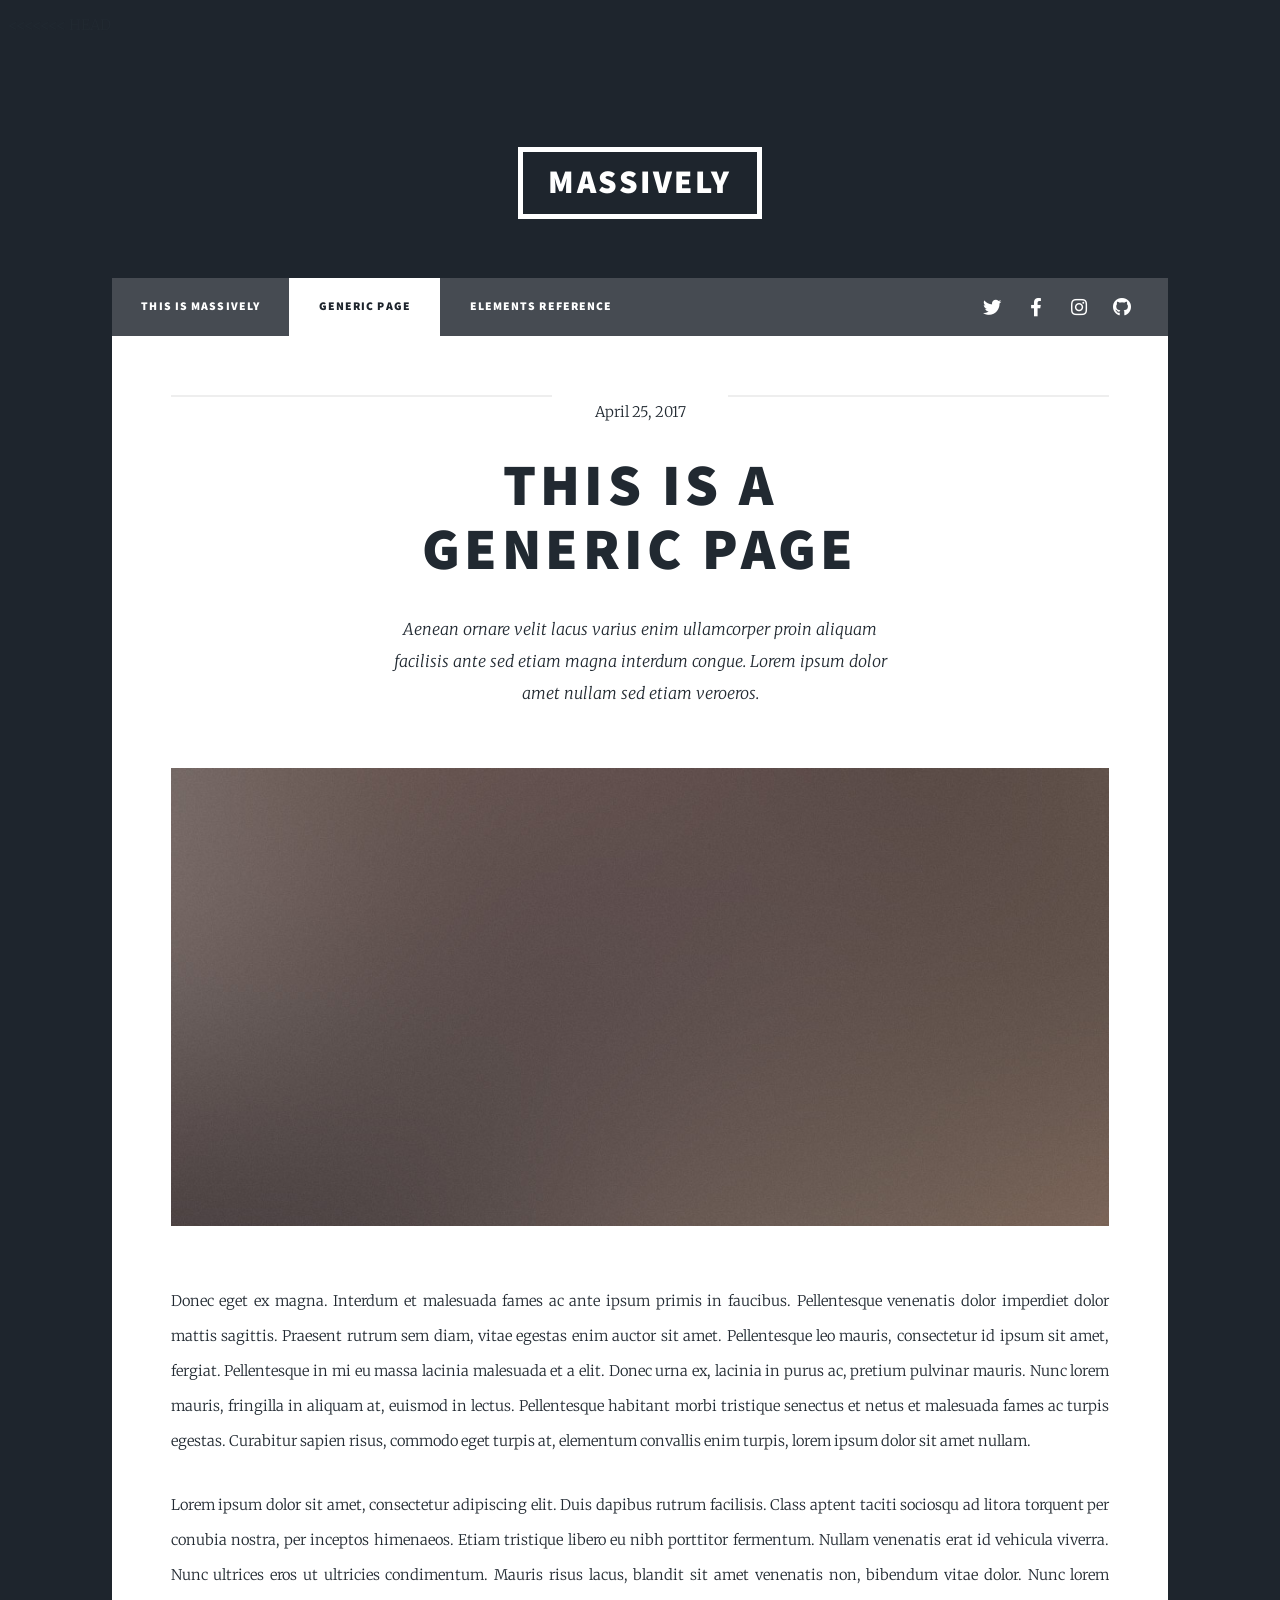
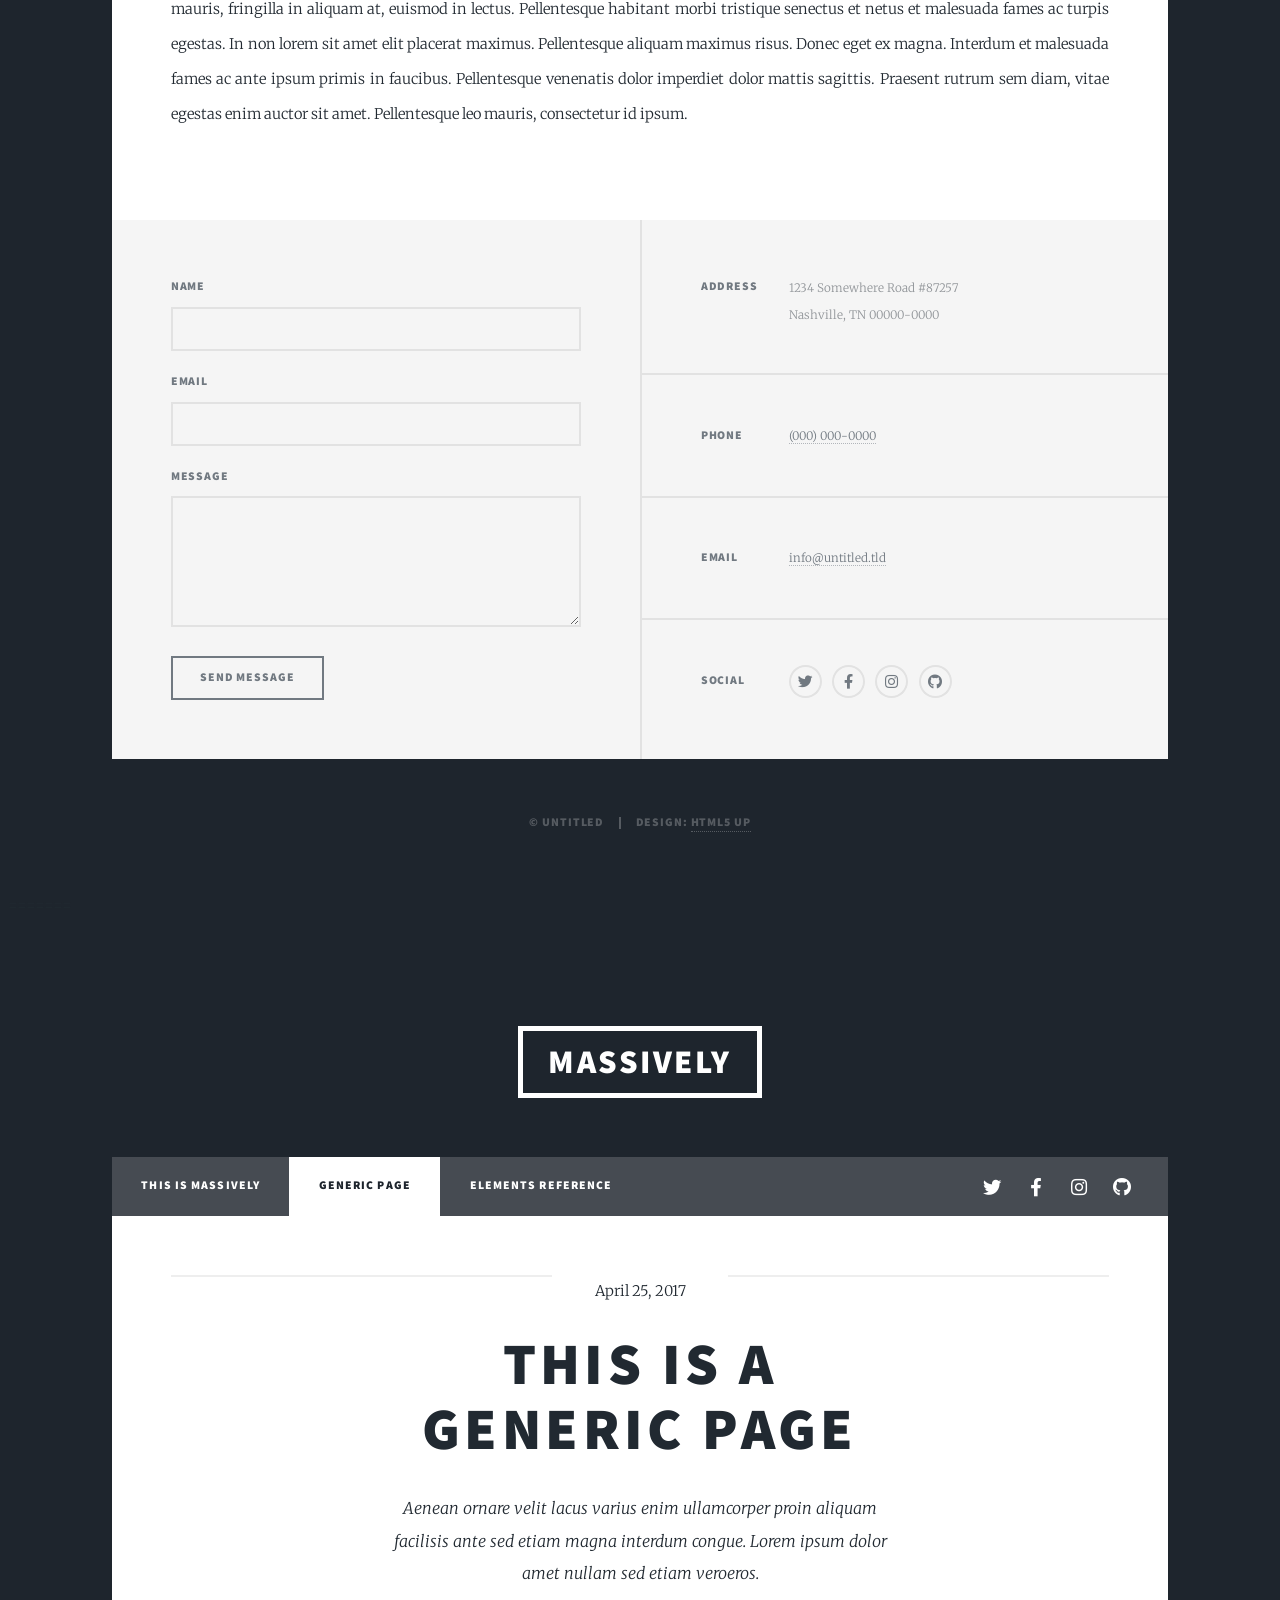
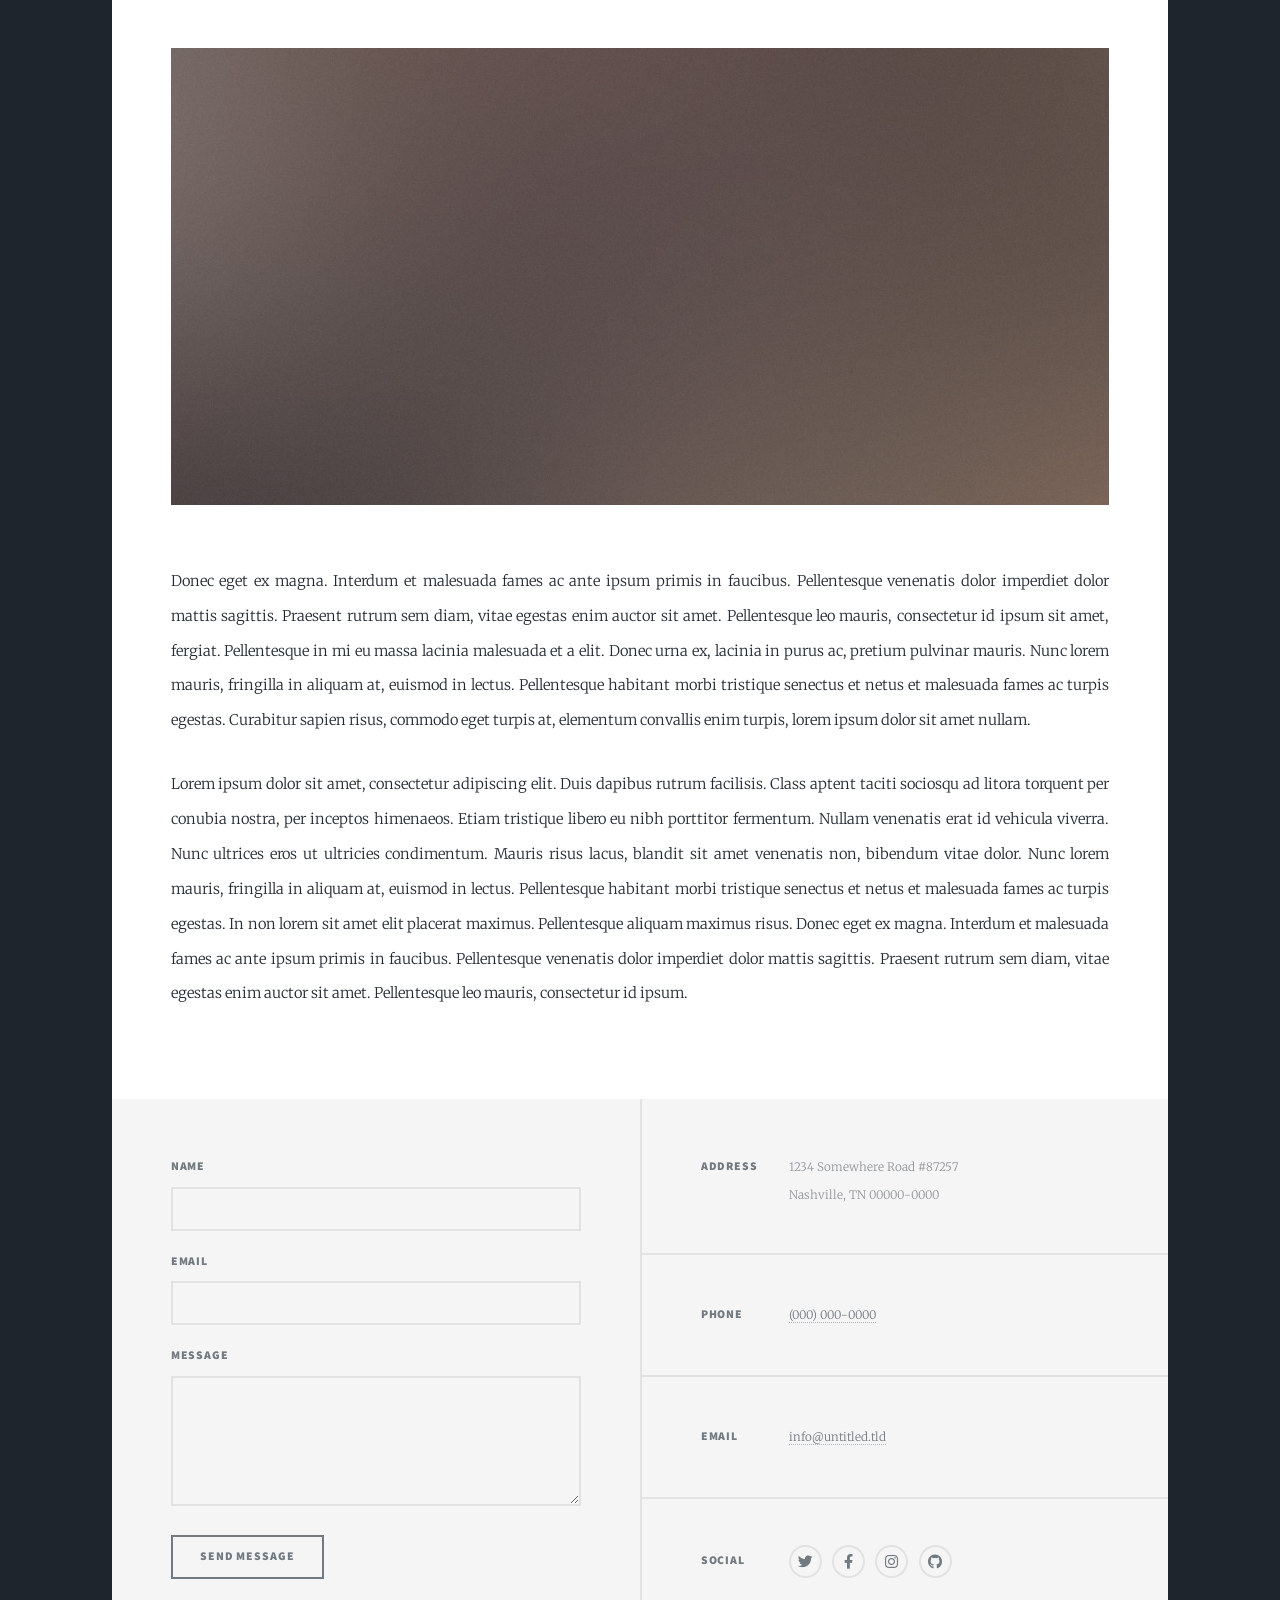
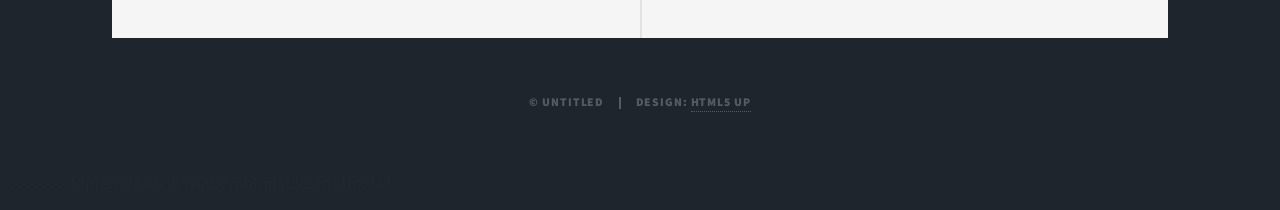
<file: generic.html>
<<<<<<< HEAD
<!DOCTYPE HTML>
<!--
	Massively by HTML5 UP
	html5up.net | @ajlkn
	Free for personal and commercial use under the CCA 3.0 license (html5up.net/license)
-->
<html>
	<head>
		<title>Generic Page - Massively by HTML5 UP</title>
		<meta charset="utf-8" />
		<meta name="viewport" content="width=device-width, initial-scale=1, user-scalable=no" />
		<link rel="stylesheet" href="assets/css/main.css" />
		<noscript><link rel="stylesheet" href="assets/css/noscript.css" /></noscript>
	</head>
	<body class="is-preload">

		<!-- Wrapper -->
			<div id="wrapper">

				<!-- Header -->
					<header id="header">
						<a href="index.html" class="logo">Massively</a>
					</header>

				<!-- Nav -->
					<nav id="nav">
						<ul class="links">
							<li><a href="index.html">This is Massively</a></li>
							<li class="active"><a href="generic.html">Generic Page</a></li>
							<li><a href="elements.html">Elements Reference</a></li>
						</ul>
						<ul class="icons">
							<li><a href="#" class="icon brands fa-twitter"><span class="label">Twitter</span></a></li>
							<li><a href="#" class="icon brands fa-facebook-f"><span class="label">Facebook</span></a></li>
							<li><a href="#" class="icon brands fa-instagram"><span class="label">Instagram</span></a></li>
							<li><a href="#" class="icon brands fa-github"><span class="label">GitHub</span></a></li>
						</ul>
					</nav>

				<!-- Main -->
					<div id="main">

						<!-- Post -->
							<section class="post">
								<header class="major">
									<span class="date">April 25, 2017</span>
									<h1>This is a<br />
									Generic Page</h1>
									<p>Aenean ornare velit lacus varius enim ullamcorper proin aliquam<br />
									facilisis ante sed etiam magna interdum congue. Lorem ipsum dolor<br />
									amet nullam sed etiam veroeros.</p>
								</header>
								<div class="image main"><img src="images/pic01.jpg" alt="" /></div>
								<p>Donec eget ex magna. Interdum et malesuada fames ac ante ipsum primis in faucibus. Pellentesque venenatis dolor imperdiet dolor mattis sagittis. Praesent rutrum sem diam, vitae egestas enim auctor sit amet. Pellentesque leo mauris, consectetur id ipsum sit amet, fergiat. Pellentesque in mi eu massa lacinia malesuada et a elit. Donec urna ex, lacinia in purus ac, pretium pulvinar mauris. Nunc lorem mauris, fringilla in aliquam at, euismod in lectus. Pellentesque habitant morbi tristique senectus et netus et malesuada fames ac turpis egestas. Curabitur sapien risus, commodo eget turpis at, elementum convallis enim turpis, lorem ipsum dolor sit amet nullam.</p>
								<p>Lorem ipsum dolor sit amet, consectetur adipiscing elit. Duis dapibus rutrum facilisis. Class aptent taciti sociosqu ad litora torquent per conubia nostra, per inceptos himenaeos. Etiam tristique libero eu nibh porttitor fermentum. Nullam venenatis erat id vehicula viverra. Nunc ultrices eros ut ultricies condimentum. Mauris risus lacus, blandit sit amet venenatis non, bibendum vitae dolor. Nunc lorem mauris, fringilla in aliquam at, euismod in lectus. Pellentesque habitant morbi tristique senectus et netus et malesuada fames ac turpis egestas. In non lorem sit amet elit placerat maximus. Pellentesque aliquam maximus risus. Donec eget ex magna. Interdum et malesuada fames ac ante ipsum primis in faucibus. Pellentesque venenatis dolor imperdiet dolor mattis sagittis. Praesent rutrum sem diam, vitae egestas enim auctor sit amet. Pellentesque leo mauris, consectetur id ipsum.</p>
							</section>

					</div>

				<!-- Footer -->
					<footer id="footer">
						<section>
							<form method="post" action="#">
								<div class="fields">
									<div class="field">
										<label for="name">Name</label>
										<input type="text" name="name" id="name" />
									</div>
									<div class="field">
										<label for="email">Email</label>
										<input type="text" name="email" id="email" />
									</div>
									<div class="field">
										<label for="message">Message</label>
										<textarea name="message" id="message" rows="3"></textarea>
									</div>
								</div>
								<ul class="actions">
									<li><input type="submit" value="Send Message" /></li>
								</ul>
							</form>
						</section>
						<section class="split contact">
							<section class="alt">
								<h3>Address</h3>
								<p>1234 Somewhere Road #87257<br />
								Nashville, TN 00000-0000</p>
							</section>
							<section>
								<h3>Phone</h3>
								<p><a href="#">(000) 000-0000</a></p>
							</section>
							<section>
								<h3>Email</h3>
								<p><a href="#">info@untitled.tld</a></p>
							</section>
							<section>
								<h3>Social</h3>
								<ul class="icons alt">
									<li><a href="#" class="icon brands alt fa-twitter"><span class="label">Twitter</span></a></li>
									<li><a href="#" class="icon brands alt fa-facebook-f"><span class="label">Facebook</span></a></li>
									<li><a href="#" class="icon brands alt fa-instagram"><span class="label">Instagram</span></a></li>
									<li><a href="#" class="icon brands alt fa-github"><span class="label">GitHub</span></a></li>
								</ul>
							</section>
						</section>
					</footer>

				<!-- Copyright -->
					<div id="copyright">
						<ul><li>&copy; Untitled</li><li>Design: <a href="https://html5up.net">HTML5 UP</a></li></ul>
					</div>

			</div>

		<!-- Scripts -->
			<script src="assets/js/jquery.min.js"></script>
			<script src="assets/js/jquery.scrollex.min.js"></script>
			<script src="assets/js/jquery.scrolly.min.js"></script>
			<script src="assets/js/browser.min.js"></script>
			<script src="assets/js/breakpoints.min.js"></script>
			<script src="assets/js/util.js"></script>
			<script src="assets/js/main.js"></script>

	</body>
=======
<!DOCTYPE HTML>
<!--
	Massively by HTML5 UP
	html5up.net | @ajlkn
	Free for personal and commercial use under the CCA 3.0 license (html5up.net/license)
-->
<html>
	<head>
		<title>Generic Page - Massively by HTML5 UP</title>
		<meta charset="utf-8" />
		<meta name="viewport" content="width=device-width, initial-scale=1, user-scalable=no" />
		<link rel="stylesheet" href="assets/css/main.css" />
		<noscript><link rel="stylesheet" href="assets/css/noscript.css" /></noscript>
	</head>
	<body class="is-preload">

		<!-- Wrapper -->
			<div id="wrapper">

				<!-- Header -->
					<header id="header">
						<a href="index.html" class="logo">Massively</a>
					</header>

				<!-- Nav -->
					<nav id="nav">
						<ul class="links">
							<li><a href="index.html">This is Massively</a></li>
							<li class="active"><a href="generic.html">Generic Page</a></li>
							<li><a href="elements.html">Elements Reference</a></li>
						</ul>
						<ul class="icons">
							<li><a href="#" class="icon brands fa-twitter"><span class="label">Twitter</span></a></li>
							<li><a href="#" class="icon brands fa-facebook-f"><span class="label">Facebook</span></a></li>
							<li><a href="#" class="icon brands fa-instagram"><span class="label">Instagram</span></a></li>
							<li><a href="#" class="icon brands fa-github"><span class="label">GitHub</span></a></li>
						</ul>
					</nav>

				<!-- Main -->
					<div id="main">

						<!-- Post -->
							<section class="post">
								<header class="major">
									<span class="date">April 25, 2017</span>
									<h1>This is a<br />
									Generic Page</h1>
									<p>Aenean ornare velit lacus varius enim ullamcorper proin aliquam<br />
									facilisis ante sed etiam magna interdum congue. Lorem ipsum dolor<br />
									amet nullam sed etiam veroeros.</p>
								</header>
								<div class="image main"><img src="images/pic01.jpg" alt="" /></div>
								<p>Donec eget ex magna. Interdum et malesuada fames ac ante ipsum primis in faucibus. Pellentesque venenatis dolor imperdiet dolor mattis sagittis. Praesent rutrum sem diam, vitae egestas enim auctor sit amet. Pellentesque leo mauris, consectetur id ipsum sit amet, fergiat. Pellentesque in mi eu massa lacinia malesuada et a elit. Donec urna ex, lacinia in purus ac, pretium pulvinar mauris. Nunc lorem mauris, fringilla in aliquam at, euismod in lectus. Pellentesque habitant morbi tristique senectus et netus et malesuada fames ac turpis egestas. Curabitur sapien risus, commodo eget turpis at, elementum convallis enim turpis, lorem ipsum dolor sit amet nullam.</p>
								<p>Lorem ipsum dolor sit amet, consectetur adipiscing elit. Duis dapibus rutrum facilisis. Class aptent taciti sociosqu ad litora torquent per conubia nostra, per inceptos himenaeos. Etiam tristique libero eu nibh porttitor fermentum. Nullam venenatis erat id vehicula viverra. Nunc ultrices eros ut ultricies condimentum. Mauris risus lacus, blandit sit amet venenatis non, bibendum vitae dolor. Nunc lorem mauris, fringilla in aliquam at, euismod in lectus. Pellentesque habitant morbi tristique senectus et netus et malesuada fames ac turpis egestas. In non lorem sit amet elit placerat maximus. Pellentesque aliquam maximus risus. Donec eget ex magna. Interdum et malesuada fames ac ante ipsum primis in faucibus. Pellentesque venenatis dolor imperdiet dolor mattis sagittis. Praesent rutrum sem diam, vitae egestas enim auctor sit amet. Pellentesque leo mauris, consectetur id ipsum.</p>
							</section>

					</div>

				<!-- Footer -->
					<footer id="footer">
						<section>
							<form method="post" action="#">
								<div class="fields">
									<div class="field">
										<label for="name">Name</label>
										<input type="text" name="name" id="name" />
									</div>
									<div class="field">
										<label for="email">Email</label>
										<input type="text" name="email" id="email" />
									</div>
									<div class="field">
										<label for="message">Message</label>
										<textarea name="message" id="message" rows="3"></textarea>
									</div>
								</div>
								<ul class="actions">
									<li><input type="submit" value="Send Message" /></li>
								</ul>
							</form>
						</section>
						<section class="split contact">
							<section class="alt">
								<h3>Address</h3>
								<p>1234 Somewhere Road #87257<br />
								Nashville, TN 00000-0000</p>
							</section>
							<section>
								<h3>Phone</h3>
								<p><a href="#">(000) 000-0000</a></p>
							</section>
							<section>
								<h3>Email</h3>
								<p><a href="#">info@untitled.tld</a></p>
							</section>
							<section>
								<h3>Social</h3>
								<ul class="icons alt">
									<li><a href="#" class="icon brands alt fa-twitter"><span class="label">Twitter</span></a></li>
									<li><a href="#" class="icon brands alt fa-facebook-f"><span class="label">Facebook</span></a></li>
									<li><a href="#" class="icon brands alt fa-instagram"><span class="label">Instagram</span></a></li>
									<li><a href="#" class="icon brands alt fa-github"><span class="label">GitHub</span></a></li>
								</ul>
							</section>
						</section>
					</footer>

				<!-- Copyright -->
					<div id="copyright">
						<ul><li>&copy; Untitled</li><li>Design: <a href="https://html5up.net">HTML5 UP</a></li></ul>
					</div>

			</div>

		<!-- Scripts -->
			<script src="assets/js/jquery.min.js"></script>
			<script src="assets/js/jquery.scrollex.min.js"></script>
			<script src="assets/js/jquery.scrolly.min.js"></script>
			<script src="assets/js/browser.min.js"></script>
			<script src="assets/js/breakpoints.min.js"></script>
			<script src="assets/js/util.js"></script>
			<script src="assets/js/main.js"></script>

	</body>
>>>>>>> 1dfd27692eeb3b598f077bb1db409adc0d1c7343
</html>
</file>
<file: assets/css/main.css>
@import url(fontawesome-all.min.css);
@import url("https://fonts.googleapis.com/css?family=Merriweather:300,700,300italic,700italic|Source+Sans+Pro:900");

<<<<<<< HEAD
/*
	Massively by HTML5 UP
	html5up.net | @ajlkn
	Free for personal and commercial use under the CCA 3.0 license (html5up.net/license)
=======
/*
	Massively by HTML5 UP
	html5up.net | @ajlkn
	Free for personal and commercial use under the CCA 3.0 license (html5up.net/license)
>>>>>>> 1dfd27692eeb3b598f077bb1db409adc0d1c7343
*/

html, body, div, span, applet, object,
iframe, h1, h2, h3, h4, h5, h6, p, blockquote,
pre, a, abbr, acronym, address, big, cite,
code, del, dfn, em, img, ins, kbd, q, s, samp,
small, strike, strong, sub, sup, tt, var, b,
u, i, center, dl, dt, dd, ol, ul, li, fieldset,
form, label, legend, table, caption, tbody,
tfoot, thead, tr, th, td, article, aside,
canvas, details, embed, figure, figcaption,
footer, header, hgroup, menu, nav, output, ruby,
section, summary, time, mark, audio, video {
	margin: 0;
	padding: 0;
	border: 0;
	font-size: 100%;
	font: inherit;
	vertical-align: baseline;}

article, aside, details, figcaption, figure,
footer, header, hgroup, menu, nav, section {
	display: block;}

body {
	line-height: 1;
}

ol, ul {
	list-style: none;
}

blockquote, q {
	quotes: none;
}

	blockquote:before, blockquote:after, q:before, q:after {
		content: '';
		content: none;
	}

table {
	border-collapse: collapse;
	border-spacing: 0;
}

body {
	-webkit-text-size-adjust: none;
}

mark {
	background-color: transparent;
	color: inherit;
}

input::-moz-focus-inner {
	border: 0;
	padding: 0;
}

input, select, textarea {
	-moz-appearance: none;
	-webkit-appearance: none;
	-ms-appearance: none;
	appearance: none;
}

/* Basic */

	@-ms-viewport {
		width: device-width;
	}

	body {
		-ms-overflow-style: scrollbar;
	}

	@media screen and (max-width: 480px) {

		html, body {
			min-width: 320px;
		}

	}

	html {
		box-sizing: border-box;
	}

	*, *:before, *:after {
		box-sizing: inherit;
	}

	body {
		background-color: #1e252d;
	}

		body.is-preload *, body.is-preload *:before, body.is-preload *:after {
			-moz-animation: none !important;
			-webkit-animation: none !important;
			-ms-animation: none !important;
			animation: none !important;
			-moz-transition: none !important;
			-webkit-transition: none !important;
			-ms-transition: none !important;
			transition: none !important;
		}

/* Type */

	html {
		font-size: 16pt;
	}

		@media screen and (max-width: 1680px) {

			html {
				font-size: 12pt;
			}

		}

		@media screen and (max-width: 1280px) {

			html {
				font-size: 11pt;
			}

		}

		@media screen and (max-width: 360px) {

			html {
				font-size: 10pt;
			}

		}

	body {
		color: #212931;
	}

	body, input, select, textarea {
		font-family: "Merriweather", Georgia, serif;
		font-weight: 300;
		font-size: 1rem;
		line-height: 2.375;
	}

	a {
		-moz-transition: color 0.2s ease-in-out, background-color 0.2s ease-in-out, border-color 0.2s ease-in-out, box-shadow 0.2s ease-in-out;
		-webkit-transition: color 0.2s ease-in-out, background-color 0.2s ease-in-out, border-color 0.2s ease-in-out, box-shadow 0.2s ease-in-out;
		-ms-transition: color 0.2s ease-in-out, background-color 0.2s ease-in-out, border-color 0.2s ease-in-out, box-shadow 0.2s ease-in-out;
		transition: color 0.2s ease-in-out, background-color 0.2s ease-in-out, border-color 0.2s ease-in-out, box-shadow 0.2s ease-in-out;
		border-bottom: dotted 1px;
		text-decoration: none;
	}

		a:hover {
			border-bottom-color: transparent;
		}

	strong, b {
		font-weight: 600;
	}

	em, i {
		font-style: italic;
	}

	p {
		text-align: justify;
		margin: 0 0 2rem 0;
	}

	h1, h2, h3, h4, h5, h6 {
		font-family: "Source Sans Pro", Helvetica, sans-serif;
		font-weight: 900;
		line-height: 1.5;
		letter-spacing: 0.075em;
		text-transform: uppercase;
		margin: 0 0 1rem 0;
	}

		h1 a, h2 a, h3 a, h4 a, h5 a, h6 a {
			border-bottom: 0;
			color: inherit;
			text-decoration: none;
		}

	h1 {
		font-size: 4rem;
		line-height: 1.1;
		margin: 0 0 2rem 0;
	}

	h2 {
		font-size: 1.75rem;
		line-height: 1.3;
		margin: 0 0 1.5rem 0;
	}

	h3 {
		font-size: 1.25rem;
		margin: 0 0 1.5rem 0;
	}

	h4 {
		font-size: 1rem;
	}

	h5 {
		font-size: 0.9rem;
	}

	h6 {
		font-size: 0.8rem;
	}

	sub {
		font-size: 0.8rem;
		position: relative;
		top: 0.5rem;
	}

	sup {
		font-size: 0.8rem;
		position: relative;
		top: -0.5rem;
	}

	blockquote {
		border-left: solid 4px;
		font-style: italic;
		margin: 0 0 2rem 0;
		padding: 0.5rem 0 0.5rem 2rem;
	}

	code {
		border: solid 2px;
		font-family: "Courier New", monospace;
		font-size: 0.9rem;
		margin: 0 0.25rem;
		padding: 0.25rem 0.65rem;
	}

	pre {
		-webkit-overflow-scrolling: touch;
		font-family: "Courier New", monospace;
		font-size: 0.9rem;
		margin: 0 0 2rem 0;
	}

		pre code {
			display: block;
			line-height: 1.75;
			padding: 1rem 1.5rem;
			overflow-x: auto;
		}

	hr {
		border: 0;
		border-bottom: solid 2px;
		margin: 3rem 0;
	}

		hr.major {
			margin: 5rem 0;
		}

	.align-left {
		text-align: left;
	}

	.align-center {
		text-align: center;
	}

	.align-right {
		text-align: right;
	}

	input, select, textarea {
		color: #212931;
	}

	a {
		color: #212931;
		border-bottom-color: rgba(33, 41, 49, 0.5);
	}

		a:hover {
			border-bottom-color: transparent;
			color: #18bfef !important;
		}

	strong, b {
		color: #212931;
	}

	h1, h2, h3, h4, h5, h6 {
		color: #212931;
	}

	blockquote {
		border-left-color: #eeeeee;
	}

	code {
		background: rgba(220, 220, 220, 0.25);
		border-color: #eeeeee;
	}

	hr {
		border-bottom-color: #eeeeee;
	}

/* Row */

	.row {
		display: flex;
		flex-wrap: wrap;
		box-sizing: border-box;
		align-items: stretch;
	}

		.row > * {
			box-sizing: border-box;
		}

		.row.gtr-uniform > * > :last-child {
			margin-bottom: 0;
		}

		.row.aln-left {
			justify-content: flex-start;
		}

		.row.aln-center {
			justify-content: center;
		}

		.row.aln-right {
			justify-content: flex-end;
		}

		.row.aln-top {
			align-items: flex-start;
		}

		.row.aln-middle {
			align-items: center;
		}

		.row.aln-bottom {
			align-items: flex-end;
		}

		.row > .imp {
			order: -1;
		}

		.row > .col-1 {
			width: 8.33333%;
		}

		.row > .off-1 {
			margin-left: 8.33333%;
		}

		.row > .col-2 {
			width: 16.66667%;
		}

		.row > .off-2 {
			margin-left: 16.66667%;
		}

		.row > .col-3 {
			width: 25%;
		}

		.row > .off-3 {
			margin-left: 25%;
		}

		.row > .col-4 {
			width: 33.33333%;
		}

		.row > .off-4 {
			margin-left: 33.33333%;
		}

		.row > .col-5 {
			width: 41.66667%;
		}

		.row > .off-5 {
			margin-left: 41.66667%;
		}

		.row > .col-6 {
			width: 50%;
		}

		.row > .off-6 {
			margin-left: 50%;
		}

		.row > .col-7 {
			width: 58.33333%;
		}

		.row > .off-7 {
			margin-left: 58.33333%;
		}

		.row > .col-8 {
			width: 66.66667%;
		}

		.row > .off-8 {
			margin-left: 66.66667%;
		}

		.row > .col-9 {
			width: 75%;
		}

		.row > .off-9 {
			margin-left: 75%;
		}

		.row > .col-10 {
			width: 83.33333%;
		}

		.row > .off-10 {
			margin-left: 83.33333%;
		}

		.row > .col-11 {
			width: 91.66667%;
		}

		.row > .off-11 {
			margin-left: 91.66667%;
		}

		.row > .col-12 {
			width: 100%;
		}

		.row > .off-12 {
			margin-left: 100%;
		}

		.row.gtr-0 {
			margin-top: 0;
			margin-left: 0rem;
		}

			.row.gtr-0 > * {
				padding: 0 0 0 0rem;
			}

			.row.gtr-0.gtr-uniform {
				margin-top: 0rem;
			}

				.row.gtr-0.gtr-uniform > * {
					padding-top: 0rem;
				}

		.row.gtr-25 {
			margin-top: 0;
			margin-left: -0.375rem;
		}

			.row.gtr-25 > * {
				padding: 0 0 0 0.375rem;
			}

			.row.gtr-25.gtr-uniform {
				margin-top: -0.375rem;
			}

				.row.gtr-25.gtr-uniform > * {
					padding-top: 0.375rem;
				}

		.row.gtr-50 {
			margin-top: 0;
			margin-left: -0.75rem;
		}

			.row.gtr-50 > * {
				padding: 0 0 0 0.75rem;
			}

			.row.gtr-50.gtr-uniform {
				margin-top: -0.75rem;
			}

				.row.gtr-50.gtr-uniform > * {
					padding-top: 0.75rem;
				}

		.row {
			margin-top: 0;
			margin-left: -1.5rem;
		}

			.row > * {
				padding: 0 0 0 1.5rem;
			}

			.row.gtr-uniform {
				margin-top: -1.5rem;
			}

				.row.gtr-uniform > * {
					padding-top: 1.5rem;
				}

		.row.gtr-150 {
			margin-top: 0;
			margin-left: -2.25rem;
		}

			.row.gtr-150 > * {
				padding: 0 0 0 2.25rem;
			}

			.row.gtr-150.gtr-uniform {
				margin-top: -2.25rem;
			}

				.row.gtr-150.gtr-uniform > * {
					padding-top: 2.25rem;
				}

		.row.gtr-200 {
			margin-top: 0;
			margin-left: -3rem;
		}

			.row.gtr-200 > * {
				padding: 0 0 0 3rem;
			}

			.row.gtr-200.gtr-uniform {
				margin-top: -3rem;
			}

				.row.gtr-200.gtr-uniform > * {
					padding-top: 3rem;
				}

		@media screen and (max-width: 1680px) {

			.row {
				display: flex;
				flex-wrap: wrap;
				box-sizing: border-box;
				align-items: stretch;
			}

				.row > * {
					box-sizing: border-box;
				}

				.row.gtr-uniform > * > :last-child {
					margin-bottom: 0;
				}

				.row.aln-left {
					justify-content: flex-start;
				}

				.row.aln-center {
					justify-content: center;
				}

				.row.aln-right {
					justify-content: flex-end;
				}

				.row.aln-top {
					align-items: flex-start;
				}

				.row.aln-middle {
					align-items: center;
				}

				.row.aln-bottom {
					align-items: flex-end;
				}

				.row > .imp-xlarge {
					order: -1;
				}

				.row > .col-1-xlarge {
					width: 8.33333%;
				}

				.row > .off-1-xlarge {
					margin-left: 8.33333%;
				}

				.row > .col-2-xlarge {
					width: 16.66667%;
				}

				.row > .off-2-xlarge {
					margin-left: 16.66667%;
				}

				.row > .col-3-xlarge {
					width: 25%;
				}

				.row > .off-3-xlarge {
					margin-left: 25%;
				}

				.row > .col-4-xlarge {
					width: 33.33333%;
				}

				.row > .off-4-xlarge {
					margin-left: 33.33333%;
				}

				.row > .col-5-xlarge {
					width: 41.66667%;
				}

				.row > .off-5-xlarge {
					margin-left: 41.66667%;
				}

				.row > .col-6-xlarge {
					width: 50%;
				}

				.row > .off-6-xlarge {
					margin-left: 50%;
				}

				.row > .col-7-xlarge {
					width: 58.33333%;
				}

				.row > .off-7-xlarge {
					margin-left: 58.33333%;
				}

				.row > .col-8-xlarge {
					width: 66.66667%;
				}

				.row > .off-8-xlarge {
					margin-left: 66.66667%;
				}

				.row > .col-9-xlarge {
					width: 75%;
				}

				.row > .off-9-xlarge {
					margin-left: 75%;
				}

				.row > .col-10-xlarge {
					width: 83.33333%;
				}

				.row > .off-10-xlarge {
					margin-left: 83.33333%;
				}

				.row > .col-11-xlarge {
					width: 91.66667%;
				}

				.row > .off-11-xlarge {
					margin-left: 91.66667%;
				}

				.row > .col-12-xlarge {
					width: 100%;
				}

				.row > .off-12-xlarge {
					margin-left: 100%;
				}

				.row.gtr-0 {
					margin-top: 0;
					margin-left: 0rem;
				}

					.row.gtr-0 > * {
						padding: 0 0 0 0rem;
					}

					.row.gtr-0.gtr-uniform {
						margin-top: 0rem;
					}

						.row.gtr-0.gtr-uniform > * {
							padding-top: 0rem;
						}

				.row.gtr-25 {
					margin-top: 0;
					margin-left: -0.375rem;
				}

					.row.gtr-25 > * {
						padding: 0 0 0 0.375rem;
					}

					.row.gtr-25.gtr-uniform {
						margin-top: -0.375rem;
					}

						.row.gtr-25.gtr-uniform > * {
							padding-top: 0.375rem;
						}

				.row.gtr-50 {
					margin-top: 0;
					margin-left: -0.75rem;
				}

					.row.gtr-50 > * {
						padding: 0 0 0 0.75rem;
					}

					.row.gtr-50.gtr-uniform {
						margin-top: -0.75rem;
					}

						.row.gtr-50.gtr-uniform > * {
							padding-top: 0.75rem;
						}

				.row {
					margin-top: 0;
					margin-left: -1.5rem;
				}

					.row > * {
						padding: 0 0 0 1.5rem;
					}

					.row.gtr-uniform {
						margin-top: -1.5rem;
					}

						.row.gtr-uniform > * {
							padding-top: 1.5rem;
						}

				.row.gtr-150 {
					margin-top: 0;
					margin-left: -2.25rem;
				}

					.row.gtr-150 > * {
						padding: 0 0 0 2.25rem;
					}

					.row.gtr-150.gtr-uniform {
						margin-top: -2.25rem;
					}

						.row.gtr-150.gtr-uniform > * {
							padding-top: 2.25rem;
						}

				.row.gtr-200 {
					margin-top: 0;
					margin-left: -3rem;
				}

					.row.gtr-200 > * {
						padding: 0 0 0 3rem;
					}

					.row.gtr-200.gtr-uniform {
						margin-top: -3rem;
					}

						.row.gtr-200.gtr-uniform > * {
							padding-top: 3rem;
						}

		}

		@media screen and (max-width: 1280px) {

			.row {
				display: flex;
				flex-wrap: wrap;
				box-sizing: border-box;
				align-items: stretch;
			}

				.row > * {
					box-sizing: border-box;
				}

				.row.gtr-uniform > * > :last-child {
					margin-bottom: 0;
				}

				.row.aln-left {
					justify-content: flex-start;
				}

				.row.aln-center {
					justify-content: center;
				}

				.row.aln-right {
					justify-content: flex-end;
				}

				.row.aln-top {
					align-items: flex-start;
				}

				.row.aln-middle {
					align-items: center;
				}

				.row.aln-bottom {
					align-items: flex-end;
				}

				.row > .imp-large {
					order: -1;
				}

				.row > .col-1-large {
					width: 8.33333%;
				}

				.row > .off-1-large {
					margin-left: 8.33333%;
				}

				.row > .col-2-large {
					width: 16.66667%;
				}

				.row > .off-2-large {
					margin-left: 16.66667%;
				}

				.row > .col-3-large {
					width: 25%;
				}

				.row > .off-3-large {
					margin-left: 25%;
				}

				.row > .col-4-large {
					width: 33.33333%;
				}

				.row > .off-4-large {
					margin-left: 33.33333%;
				}

				.row > .col-5-large {
					width: 41.66667%;
				}

				.row > .off-5-large {
					margin-left: 41.66667%;
				}

				.row > .col-6-large {
					width: 50%;
				}

				.row > .off-6-large {
					margin-left: 50%;
				}

				.row > .col-7-large {
					width: 58.33333%;
				}

				.row > .off-7-large {
					margin-left: 58.33333%;
				}

				.row > .col-8-large {
					width: 66.66667%;
				}

				.row > .off-8-large {
					margin-left: 66.66667%;
				}

				.row > .col-9-large {
					width: 75%;
				}

				.row > .off-9-large {
					margin-left: 75%;
				}

				.row > .col-10-large {
					width: 83.33333%;
				}

				.row > .off-10-large {
					margin-left: 83.33333%;
				}

				.row > .col-11-large {
					width: 91.66667%;
				}

				.row > .off-11-large {
					margin-left: 91.66667%;
				}

				.row > .col-12-large {
					width: 100%;
				}

				.row > .off-12-large {
					margin-left: 100%;
				}

				.row.gtr-0 {
					margin-top: 0;
					margin-left: 0rem;
				}

					.row.gtr-0 > * {
						padding: 0 0 0 0rem;
					}

					.row.gtr-0.gtr-uniform {
						margin-top: 0rem;
					}

						.row.gtr-0.gtr-uniform > * {
							padding-top: 0rem;
						}

				.row.gtr-25 {
					margin-top: 0;
					margin-left: -0.375rem;
				}

					.row.gtr-25 > * {
						padding: 0 0 0 0.375rem;
					}

					.row.gtr-25.gtr-uniform {
						margin-top: -0.375rem;
					}

						.row.gtr-25.gtr-uniform > * {
							padding-top: 0.375rem;
						}

				.row.gtr-50 {
					margin-top: 0;
					margin-left: -0.75rem;
				}

					.row.gtr-50 > * {
						padding: 0 0 0 0.75rem;
					}

					.row.gtr-50.gtr-uniform {
						margin-top: -0.75rem;
					}

						.row.gtr-50.gtr-uniform > * {
							padding-top: 0.75rem;
						}

				.row {
					margin-top: 0;
					margin-left: -1.5rem;
				}

					.row > * {
						padding: 0 0 0 1.5rem;
					}

					.row.gtr-uniform {
						margin-top: -1.5rem;
					}

						.row.gtr-uniform > * {
							padding-top: 1.5rem;
						}

				.row.gtr-150 {
					margin-top: 0;
					margin-left: -2.25rem;
				}

					.row.gtr-150 > * {
						padding: 0 0 0 2.25rem;
					}

					.row.gtr-150.gtr-uniform {
						margin-top: -2.25rem;
					}

						.row.gtr-150.gtr-uniform > * {
							padding-top: 2.25rem;
						}

				.row.gtr-200 {
					margin-top: 0;
					margin-left: -3rem;
				}

					.row.gtr-200 > * {
						padding: 0 0 0 3rem;
					}

					.row.gtr-200.gtr-uniform {
						margin-top: -3rem;
					}

						.row.gtr-200.gtr-uniform > * {
							padding-top: 3rem;
						}

		}

		@media screen and (max-width: 980px) {

			.row {
				display: flex;
				flex-wrap: wrap;
				box-sizing: border-box;
				align-items: stretch;
			}

				.row > * {
					box-sizing: border-box;
				}

				.row.gtr-uniform > * > :last-child {
					margin-bottom: 0;
				}

				.row.aln-left {
					justify-content: flex-start;
				}

				.row.aln-center {
					justify-content: center;
				}

				.row.aln-right {
					justify-content: flex-end;
				}

				.row.aln-top {
					align-items: flex-start;
				}

				.row.aln-middle {
					align-items: center;
				}

				.row.aln-bottom {
					align-items: flex-end;
				}

				.row > .imp-medium {
					order: -1;
				}

				.row > .col-1-medium {
					width: 8.33333%;
				}

				.row > .off-1-medium {
					margin-left: 8.33333%;
				}

				.row > .col-2-medium {
					width: 16.66667%;
				}

				.row > .off-2-medium {
					margin-left: 16.66667%;
				}

				.row > .col-3-medium {
					width: 25%;
				}

				.row > .off-3-medium {
					margin-left: 25%;
				}

				.row > .col-4-medium {
					width: 33.33333%;
				}

				.row > .off-4-medium {
					margin-left: 33.33333%;
				}

				.row > .col-5-medium {
					width: 41.66667%;
				}

				.row > .off-5-medium {
					margin-left: 41.66667%;
				}

				.row > .col-6-medium {
					width: 50%;
				}

				.row > .off-6-medium {
					margin-left: 50%;
				}

				.row > .col-7-medium {
					width: 58.33333%;
				}

				.row > .off-7-medium {
					margin-left: 58.33333%;
				}

				.row > .col-8-medium {
					width: 66.66667%;
				}

				.row > .off-8-medium {
					margin-left: 66.66667%;
				}

				.row > .col-9-medium {
					width: 75%;
				}

				.row > .off-9-medium {
					margin-left: 75%;
				}

				.row > .col-10-medium {
					width: 83.33333%;
				}

				.row > .off-10-medium {
					margin-left: 83.33333%;
				}

				.row > .col-11-medium {
					width: 91.66667%;
				}

				.row > .off-11-medium {
					margin-left: 91.66667%;
				}

				.row > .col-12-medium {
					width: 100%;
				}

				.row > .off-12-medium {
					margin-left: 100%;
				}

				.row.gtr-0 {
					margin-top: 0;
					margin-left: 0rem;
				}

					.row.gtr-0 > * {
						padding: 0 0 0 0rem;
					}

					.row.gtr-0.gtr-uniform {
						margin-top: 0rem;
					}

						.row.gtr-0.gtr-uniform > * {
							padding-top: 0rem;
						}

				.row.gtr-25 {
					margin-top: 0;
					margin-left: -0.375rem;
				}

					.row.gtr-25 > * {
						padding: 0 0 0 0.375rem;
					}

					.row.gtr-25.gtr-uniform {
						margin-top: -0.375rem;
					}

						.row.gtr-25.gtr-uniform > * {
							padding-top: 0.375rem;
						}

				.row.gtr-50 {
					margin-top: 0;
					margin-left: -0.75rem;
				}

					.row.gtr-50 > * {
						padding: 0 0 0 0.75rem;
					}

					.row.gtr-50.gtr-uniform {
						margin-top: -0.75rem;
					}

						.row.gtr-50.gtr-uniform > * {
							padding-top: 0.75rem;
						}

				.row {
					margin-top: 0;
					margin-left: -1.5rem;
				}

					.row > * {
						padding: 0 0 0 1.5rem;
					}

					.row.gtr-uniform {
						margin-top: -1.5rem;
					}

						.row.gtr-uniform > * {
							padding-top: 1.5rem;
						}

				.row.gtr-150 {
					margin-top: 0;
					margin-left: -2.25rem;
				}

					.row.gtr-150 > * {
						padding: 0 0 0 2.25rem;
					}

					.row.gtr-150.gtr-uniform {
						margin-top: -2.25rem;
					}

						.row.gtr-150.gtr-uniform > * {
							padding-top: 2.25rem;
						}

				.row.gtr-200 {
					margin-top: 0;
					margin-left: -3rem;
				}

					.row.gtr-200 > * {
						padding: 0 0 0 3rem;
					}

					.row.gtr-200.gtr-uniform {
						margin-top: -3rem;
					}

						.row.gtr-200.gtr-uniform > * {
							padding-top: 3rem;
						}

		}

		@media screen and (max-width: 736px) {

			.row {
				display: flex;
				flex-wrap: wrap;
				box-sizing: border-box;
				align-items: stretch;
			}

				.row > * {
					box-sizing: border-box;
				}

				.row.gtr-uniform > * > :last-child {
					margin-bottom: 0;
				}

				.row.aln-left {
					justify-content: flex-start;
				}

				.row.aln-center {
					justify-content: center;
				}

				.row.aln-right {
					justify-content: flex-end;
				}

				.row.aln-top {
					align-items: flex-start;
				}

				.row.aln-middle {
					align-items: center;
				}

				.row.aln-bottom {
					align-items: flex-end;
				}

				.row > .imp-small {
					order: -1;
				}

				.row > .col-1-small {
					width: 8.33333%;
				}

				.row > .off-1-small {
					margin-left: 8.33333%;
				}

				.row > .col-2-small {
					width: 16.66667%;
				}

				.row > .off-2-small {
					margin-left: 16.66667%;
				}

				.row > .col-3-small {
					width: 25%;
				}

				.row > .off-3-small {
					margin-left: 25%;
				}

				.row > .col-4-small {
					width: 33.33333%;
				}

				.row > .off-4-small {
					margin-left: 33.33333%;
				}

				.row > .col-5-small {
					width: 41.66667%;
				}

				.row > .off-5-small {
					margin-left: 41.66667%;
				}

				.row > .col-6-small {
					width: 50%;
				}

				.row > .off-6-small {
					margin-left: 50%;
				}

				.row > .col-7-small {
					width: 58.33333%;
				}

				.row > .off-7-small {
					margin-left: 58.33333%;
				}

				.row > .col-8-small {
					width: 66.66667%;
				}

				.row > .off-8-small {
					margin-left: 66.66667%;
				}

				.row > .col-9-small {
					width: 75%;
				}

				.row > .off-9-small {
					margin-left: 75%;
				}

				.row > .col-10-small {
					width: 83.33333%;
				}

				.row > .off-10-small {
					margin-left: 83.33333%;
				}

				.row > .col-11-small {
					width: 91.66667%;
				}

				.row > .off-11-small {
					margin-left: 91.66667%;
				}

				.row > .col-12-small {
					width: 100%;
				}

				.row > .off-12-small {
					margin-left: 100%;
				}

				.row.gtr-0 {
					margin-top: 0;
					margin-left: 0rem;
				}

					.row.gtr-0 > * {
						padding: 0 0 0 0rem;
					}

					.row.gtr-0.gtr-uniform {
						margin-top: 0rem;
					}

						.row.gtr-0.gtr-uniform > * {
							padding-top: 0rem;
						}

				.row.gtr-25 {
					margin-top: 0;
					margin-left: -0.375rem;
				}

					.row.gtr-25 > * {
						padding: 0 0 0 0.375rem;
					}

					.row.gtr-25.gtr-uniform {
						margin-top: -0.375rem;
					}

						.row.gtr-25.gtr-uniform > * {
							padding-top: 0.375rem;
						}

				.row.gtr-50 {
					margin-top: 0;
					margin-left: -0.75rem;
				}

					.row.gtr-50 > * {
						padding: 0 0 0 0.75rem;
					}

					.row.gtr-50.gtr-uniform {
						margin-top: -0.75rem;
					}

						.row.gtr-50.gtr-uniform > * {
							padding-top: 0.75rem;
						}

				.row {
					margin-top: 0;
					margin-left: -1.5rem;
				}

					.row > * {
						padding: 0 0 0 1.5rem;
					}

					.row.gtr-uniform {
						margin-top: -1.5rem;
					}

						.row.gtr-uniform > * {
							padding-top: 1.5rem;
						}

				.row.gtr-150 {
					margin-top: 0;
					margin-left: -2.25rem;
				}

					.row.gtr-150 > * {
						padding: 0 0 0 2.25rem;
					}

					.row.gtr-150.gtr-uniform {
						margin-top: -2.25rem;
					}

						.row.gtr-150.gtr-uniform > * {
							padding-top: 2.25rem;
						}

				.row.gtr-200 {
					margin-top: 0;
					margin-left: -3rem;
				}

					.row.gtr-200 > * {
						padding: 0 0 0 3rem;
					}

					.row.gtr-200.gtr-uniform {
						margin-top: -3rem;
					}

						.row.gtr-200.gtr-uniform > * {
							padding-top: 3rem;
						}

		}

		@media screen and (max-width: 480px) {

			.row {
				display: flex;
				flex-wrap: wrap;
				box-sizing: border-box;
				align-items: stretch;
			}

				.row > * {
					box-sizing: border-box;
				}

				.row.gtr-uniform > * > :last-child {
					margin-bottom: 0;
				}

				.row.aln-left {
					justify-content: flex-start;
				}

				.row.aln-center {
					justify-content: center;
				}

				.row.aln-right {
					justify-content: flex-end;
				}

				.row.aln-top {
					align-items: flex-start;
				}

				.row.aln-middle {
					align-items: center;
				}

				.row.aln-bottom {
					align-items: flex-end;
				}

				.row > .imp-xsmall {
					order: -1;
				}

				.row > .col-1-xsmall {
					width: 8.33333%;
				}

				.row > .off-1-xsmall {
					margin-left: 8.33333%;
				}

				.row > .col-2-xsmall {
					width: 16.66667%;
				}

				.row > .off-2-xsmall {
					margin-left: 16.66667%;
				}

				.row > .col-3-xsmall {
					width: 25%;
				}

				.row > .off-3-xsmall {
					margin-left: 25%;
				}

				.row > .col-4-xsmall {
					width: 33.33333%;
				}

				.row > .off-4-xsmall {
					margin-left: 33.33333%;
				}

				.row > .col-5-xsmall {
					width: 41.66667%;
				}

				.row > .off-5-xsmall {
					margin-left: 41.66667%;
				}

				.row > .col-6-xsmall {
					width: 50%;
				}

				.row > .off-6-xsmall {
					margin-left: 50%;
				}

				.row > .col-7-xsmall {
					width: 58.33333%;
				}

				.row > .off-7-xsmall {
					margin-left: 58.33333%;
				}

				.row > .col-8-xsmall {
					width: 66.66667%;
				}

				.row > .off-8-xsmall {
					margin-left: 66.66667%;
				}

				.row > .col-9-xsmall {
					width: 75%;
				}

				.row > .off-9-xsmall {
					margin-left: 75%;
				}

				.row > .col-10-xsmall {
					width: 83.33333%;
				}

				.row > .off-10-xsmall {
					margin-left: 83.33333%;
				}

				.row > .col-11-xsmall {
					width: 91.66667%;
				}

				.row > .off-11-xsmall {
					margin-left: 91.66667%;
				}

				.row > .col-12-xsmall {
					width: 100%;
				}

				.row > .off-12-xsmall {
					margin-left: 100%;
				}

				.row.gtr-0 {
					margin-top: 0;
					margin-left: 0rem;
				}

					.row.gtr-0 > * {
						padding: 0 0 0 0rem;
					}

					.row.gtr-0.gtr-uniform {
						margin-top: 0rem;
					}

						.row.gtr-0.gtr-uniform > * {
							padding-top: 0rem;
						}

				.row.gtr-25 {
					margin-top: 0;
					margin-left: -0.375rem;
				}

					.row.gtr-25 > * {
						padding: 0 0 0 0.375rem;
					}

					.row.gtr-25.gtr-uniform {
						margin-top: -0.375rem;
					}

						.row.gtr-25.gtr-uniform > * {
							padding-top: 0.375rem;
						}

				.row.gtr-50 {
					margin-top: 0;
					margin-left: -0.75rem;
				}

					.row.gtr-50 > * {
						padding: 0 0 0 0.75rem;
					}

					.row.gtr-50.gtr-uniform {
						margin-top: -0.75rem;
					}

						.row.gtr-50.gtr-uniform > * {
							padding-top: 0.75rem;
						}

				.row {
					margin-top: 0;
					margin-left: -1.5rem;
				}

					.row > * {
						padding: 0 0 0 1.5rem;
					}

					.row.gtr-uniform {
						margin-top: -1.5rem;
					}

						.row.gtr-uniform > * {
							padding-top: 1.5rem;
						}

				.row.gtr-150 {
					margin-top: 0;
					margin-left: -2.25rem;
				}

					.row.gtr-150 > * {
						padding: 0 0 0 2.25rem;
					}

					.row.gtr-150.gtr-uniform {
						margin-top: -2.25rem;
					}

						.row.gtr-150.gtr-uniform > * {
							padding-top: 2.25rem;
						}

				.row.gtr-200 {
					margin-top: 0;
					margin-left: -3rem;
				}

					.row.gtr-200 > * {
						padding: 0 0 0 3rem;
					}

					.row.gtr-200.gtr-uniform {
						margin-top: -3rem;
					}

						.row.gtr-200.gtr-uniform > * {
							padding-top: 3rem;
						}

		}

		@media screen and (max-width: 360px) {

			.row {
				display: flex;
				flex-wrap: wrap;
				box-sizing: border-box;
				align-items: stretch;
			}

				.row > * {
					box-sizing: border-box;
				}

				.row.gtr-uniform > * > :last-child {
					margin-bottom: 0;
				}

				.row.aln-left {
					justify-content: flex-start;
				}

				.row.aln-center {
					justify-content: center;
				}

				.row.aln-right {
					justify-content: flex-end;
				}

				.row.aln-top {
					align-items: flex-start;
				}

				.row.aln-middle {
					align-items: center;
				}

				.row.aln-bottom {
					align-items: flex-end;
				}

				.row > .imp-xxsmall {
					order: -1;
				}

				.row > .col-1-xxsmall {
					width: 8.33333%;
				}

				.row > .off-1-xxsmall {
					margin-left: 8.33333%;
				}

				.row > .col-2-xxsmall {
					width: 16.66667%;
				}

				.row > .off-2-xxsmall {
					margin-left: 16.66667%;
				}

				.row > .col-3-xxsmall {
					width: 25%;
				}

				.row > .off-3-xxsmall {
					margin-left: 25%;
				}

				.row > .col-4-xxsmall {
					width: 33.33333%;
				}

				.row > .off-4-xxsmall {
					margin-left: 33.33333%;
				}

				.row > .col-5-xxsmall {
					width: 41.66667%;
				}

				.row > .off-5-xxsmall {
					margin-left: 41.66667%;
				}

				.row > .col-6-xxsmall {
					width: 50%;
				}

				.row > .off-6-xxsmall {
					margin-left: 50%;
				}

				.row > .col-7-xxsmall {
					width: 58.33333%;
				}

				.row > .off-7-xxsmall {
					margin-left: 58.33333%;
				}

				.row > .col-8-xxsmall {
					width: 66.66667%;
				}

				.row > .off-8-xxsmall {
					margin-left: 66.66667%;
				}

				.row > .col-9-xxsmall {
					width: 75%;
				}

				.row > .off-9-xxsmall {
					margin-left: 75%;
				}

				.row > .col-10-xxsmall {
					width: 83.33333%;
				}

				.row > .off-10-xxsmall {
					margin-left: 83.33333%;
				}

				.row > .col-11-xxsmall {
					width: 91.66667%;
				}

				.row > .off-11-xxsmall {
					margin-left: 91.66667%;
				}

				.row > .col-12-xxsmall {
					width: 100%;
				}

				.row > .off-12-xxsmall {
					margin-left: 100%;
				}

				.row.gtr-0 {
					margin-top: 0;
					margin-left: 0rem;
				}

					.row.gtr-0 > * {
						padding: 0 0 0 0rem;
					}

					.row.gtr-0.gtr-uniform {
						margin-top: 0rem;
					}

						.row.gtr-0.gtr-uniform > * {
							padding-top: 0rem;
						}

				.row.gtr-25 {
					margin-top: 0;
					margin-left: -0.375rem;
				}

					.row.gtr-25 > * {
						padding: 0 0 0 0.375rem;
					}

					.row.gtr-25.gtr-uniform {
						margin-top: -0.375rem;
					}

						.row.gtr-25.gtr-uniform > * {
							padding-top: 0.375rem;
						}

				.row.gtr-50 {
					margin-top: 0;
					margin-left: -0.75rem;
				}

					.row.gtr-50 > * {
						padding: 0 0 0 0.75rem;
					}

					.row.gtr-50.gtr-uniform {
						margin-top: -0.75rem;
					}

						.row.gtr-50.gtr-uniform > * {
							padding-top: 0.75rem;
						}

				.row {
					margin-top: 0;
					margin-left: -1.5rem;
				}

					.row > * {
						padding: 0 0 0 1.5rem;
					}

					.row.gtr-uniform {
						margin-top: -1.5rem;
					}

						.row.gtr-uniform > * {
							padding-top: 1.5rem;
						}

				.row.gtr-150 {
					margin-top: 0;
					margin-left: -2.25rem;
				}

					.row.gtr-150 > * {
						padding: 0 0 0 2.25rem;
					}

					.row.gtr-150.gtr-uniform {
						margin-top: -2.25rem;
					}

						.row.gtr-150.gtr-uniform > * {
							padding-top: 2.25rem;
						}

				.row.gtr-200 {
					margin-top: 0;
					margin-left: -3rem;
				}

					.row.gtr-200 > * {
						padding: 0 0 0 3rem;
					}

					.row.gtr-200.gtr-uniform {
						margin-top: -3rem;
					}

						.row.gtr-200.gtr-uniform > * {
							padding-top: 3rem;
						}

		}

/* Box */

	.box {
		border: solid 2px;
		margin-bottom: 2rem;
		padding: 1.5rem;
	}

		.box > :last-child,
		.box > :last-child > :last-child,
		.box > :last-child > :last-child > :last-child {
			margin-bottom: 0;
		}

		.box.alt {
			border: 0;
			border-radius: 0;
			padding: 0;
		}

	.box {
		border-color: #eeeeee;
	}

/* Button */

	input[type="submit"],
	input[type="reset"],
	input[type="button"],
	button,
	.button {
		-moz-appearance: none;
		-webkit-appearance: none;
		-ms-appearance: none;
		appearance: none;
		-moz-transition: background-color 0.2s ease-in-out, box-shadow 0.2s ease-in-out, color 0.2s ease-in-out;
		-webkit-transition: background-color 0.2s ease-in-out, box-shadow 0.2s ease-in-out, color 0.2s ease-in-out;
		-ms-transition: background-color 0.2s ease-in-out, box-shadow 0.2s ease-in-out, color 0.2s ease-in-out;
		transition: background-color 0.2s ease-in-out, box-shadow 0.2s ease-in-out, color 0.2s ease-in-out;
		border: 0;
		border-radius: 0;
		cursor: pointer;
		display: inline-block;
		font-family: "Source Sans Pro", Helvetica, sans-serif;
		font-size: 0.8rem;
		font-weight: 900;
		letter-spacing: 0.075em;
		height: 3rem;
		line-height: 3rem;
		padding: 0 2rem;
		text-align: center;
		text-decoration: none;
		text-transform: uppercase;
		white-space: nowrap;
	}

		input[type="submit"].icon:before,
		input[type="reset"].icon:before,
		input[type="button"].icon:before,
		button.icon:before,
		.button.icon:before {
			margin-right: 0.5rem;
		}

		input[type="submit"].icon.solo,
		input[type="reset"].icon.solo,
		input[type="button"].icon.solo,
		button.icon.solo,
		.button.icon.solo {
			position: relative;
			width: 4rem;
			height: 4rem;
			line-height: 4rem;
			border-radius: 4rem;
			text-indent: 4rem;
			overflow: hidden;
			padding: 0;
			white-space: nowrap;
		}

			input[type="submit"].icon.solo:before,
			input[type="reset"].icon.solo:before,
			input[type="button"].icon.solo:before,
			button.icon.solo:before,
			.button.icon.solo:before {
				position: absolute;
				display: block;
				top: 0;
				left: 0;
				width: inherit;
				height: inherit;
				line-height: inherit;
				font-size: 1.25rem;
				margin-right: 0;
				text-align: center;
				text-indent: 0;
			}

		input[type="submit"].fit,
		input[type="reset"].fit,
		input[type="button"].fit,
		button.fit,
		.button.fit {
			width: 100%;
		}

		input[type="submit"].small,
		input[type="reset"].small,
		input[type="button"].small,
		button.small,
		.button.small {
			font-size: 0.7rem;
			height: 2.5rem;
			line-height: 2.5rem;
			padding: 0 1.5rem;
		}

		input[type="submit"].large,
		input[type="reset"].large,
		input[type="button"].large,
		button.large,
		.button.large {
			font-size: 0.9rem;
			height: 3.5rem;
			line-height: 3.5rem;
			padding: 0 2.75rem;
		}

		@media screen and (max-width: 980px) {

			input[type="submit"],
			input[type="reset"],
			input[type="button"],
			button,
			.button {
				font-size: 0.9rem;
				height: 3.25rem;
				line-height: 3.25rem;
			}

				input[type="submit"].large,
				input[type="reset"].large,
				input[type="button"].large,
				button.large,
				.button.large {
					font-size: 1rem;
					height: 3.75rem;
					line-height: 3.75rem;
				}

		}

		input[type="submit"].disabled, input[type="submit"]:disabled,
		input[type="reset"].disabled,
		input[type="reset"]:disabled,
		input[type="button"].disabled,
		input[type="button"]:disabled,
		button.disabled,
		button:disabled,
		.button.disabled,
		.button:disabled {
			pointer-events: none;
			opacity: 0.25;
		}

	input[type="submit"],
	input[type="reset"],
	input[type="button"],
	button,
	.button {
		background-color: transparent;
		box-shadow: inset 0 0 0 2px #212931;
		color: #212931 !important;
	}

		input[type="submit"]:hover,
		input[type="reset"]:hover,
		input[type="button"]:hover,
		button:hover,
		.button:hover {
			box-shadow: inset 0 0 0 2px #18bfef;
			color: #18bfef !important;
		}

		input[type="submit"].primary,
		input[type="reset"].primary,
		input[type="button"].primary,
		button.primary,
		.button.primary {
			background-color: #212931;
			box-shadow: none;
			color: #ffffff !important;
		}

			input[type="submit"].primary:hover,
			input[type="reset"].primary:hover,
			input[type="button"].primary:hover,
			button.primary:hover,
			.button.primary:hover {
				background-color: #18bfef;
			}

/* Form */

	form {
		margin: 0 0 2rem 0;
	}

		form > :last-child {
			margin-bottom: 0;
		}

		form > .fields {
			display: -moz-flex;
			display: -webkit-flex;
			display: -ms-flex;
			display: flex;
			-moz-flex-wrap: wrap;
			-webkit-flex-wrap: wrap;
			-ms-flex-wrap: wrap;
			flex-wrap: wrap;
			width: calc(100% + 3rem);
			margin: -1.5rem 0 2rem -1.5rem;
		}

			form > .fields > .field {
				-moz-flex-grow: 0;
				-webkit-flex-grow: 0;
				-ms-flex-grow: 0;
				flex-grow: 0;
				-moz-flex-shrink: 0;
				-webkit-flex-shrink: 0;
				-ms-flex-shrink: 0;
				flex-shrink: 0;
				padding: 1.5rem 0 0 1.5rem;
				width: calc(100% - 1.5rem);
			}

				form > .fields > .field.half {
					width: calc(50% - 0.75rem);
				}

				form > .fields > .field.third {
					width: calc(100%/3 - 0.5rem);
				}

				form > .fields > .field.quarter {
					width: calc(25% - 0.375rem);
				}

		@media screen and (max-width: 480px) {

			form > .fields {
				width: calc(100% + 3rem);
				margin: -1.5rem 0 2rem -1.5rem;
			}

				form > .fields > .field {
					padding: 1.5rem 0 0 1.5rem;
					width: calc(100% - 1.5rem);
				}

					form > .fields > .field.half {
						width: calc(100% - 1.5rem);
					}

					form > .fields > .field.third {
						width: calc(100% - 1.5rem);
					}

					form > .fields > .field.quarter {
						width: calc(100% - 1.5rem);
					}

		}

	label {
		display: block;
		font-family: "Source Sans Pro", Helvetica, sans-serif;
		font-weight: 900;
		line-height: 1.5;
		letter-spacing: 0.075em;
		font-size: 0.8rem;
		text-transform: uppercase;
		margin: 0 0 0.75rem 0;
	}

		@media screen and (max-width: 980px) {

			label {
				font-size: 0.9rem;
			}

		}

	input[type="text"],
	input[type="password"],
	input[type="email"],
	select,
	textarea {
		-moz-appearance: none;
		-webkit-appearance: none;
		-ms-appearance: none;
		appearance: none;
		background: transparent;
		border-radius: 0;
		border: solid 2px;
		color: inherit;
		display: block;
		outline: 0;
		padding: 0 1rem;
		text-decoration: none;
		width: 100%;
	}

		input[type="text"]:invalid,
		input[type="password"]:invalid,
		input[type="email"]:invalid,
		select:invalid,
		textarea:invalid {
			box-shadow: none;
		}

	select {
		background-size: 1.25rem;
		background-repeat: no-repeat;
		background-position: calc(100% - 1rem) center;
		height: 3rem;
		padding-right: 3rem;
		text-overflow: ellipsis;
	}

		select:focus::-ms-value {
			background-color: transparent;
		}

		select::-ms-expand {
			display: none;
		}

	input[type="text"],
	input[type="password"],
	input[type="email"],
	select {
		height: 3rem;
	}

	textarea {
		padding: 0.75rem 1rem;
	}

	input[type="checkbox"],
	input[type="radio"] {
		-moz-appearance: none;
		-webkit-appearance: none;
		-ms-appearance: none;
		appearance: none;
		display: block;
		float: left;
		margin-right: -2rem;
		opacity: 0;
		width: 1rem;
		z-index: -1;
	}

		input[type="checkbox"] + label,
		input[type="radio"] + label {
			text-decoration: none;
			cursor: pointer;
			display: inline-block;
			font-size: 1rem;
			letter-spacing: 0;
			font-family: "Merriweather", Georgia, serif;
			text-transform: none;
			font-weight: 300;
			padding-left: 2.8rem;
			padding-right: 1rem;
			position: relative;
		}

			input[type="checkbox"] + label:before,
			input[type="radio"] + label:before {
				-moz-osx-font-smoothing: grayscale;
				-webkit-font-smoothing: antialiased;
				display: inline-block;
				font-style: normal;
				font-variant: normal;
				text-rendering: auto;
				line-height: 1;
				text-transform: none !important;
				font-family: 'Font Awesome 5 Free';
				font-weight: 900;
			}

			input[type="checkbox"] + label:before,
			input[type="radio"] + label:before {
				border-radius: 0;
				border: solid 2px;
				content: '';
				display: inline-block;
				font-size: 0.8rem;
				height: 1.8rem;
				left: 0;
				line-height: 1.65rem;
				position: absolute;
				text-align: center;
				top: -0.125rem;
				width: 1.8rem;
			}

		input[type="checkbox"]:checked + label:before,
		input[type="radio"]:checked + label:before {
			content: '\f00c';
		}

	input[type="checkbox"] + label:before {
		border-radius: 0;
	}

	input[type="radio"] + label:before {
		border-radius: 100%;
	}

	::-webkit-input-placeholder {
		opacity: 1.0;
	}

	:-moz-placeholder {
		opacity: 1.0;
	}

	::-moz-placeholder {
		opacity: 1.0;
	}

	:-ms-input-placeholder {
		opacity: 1.0;
	}

	label {
		color: #212931;
	}

	input[type="text"],
	input[type="password"],
	input[type="email"],
	select,
	textarea {
		border-color: #eeeeee;
	}

		input[type="text"]:focus,
		input[type="password"]:focus,
		input[type="email"]:focus,
		select:focus,
		textarea:focus {
			border-color: #18bfef;
		}

	select {
		background-image: url("data:image/svg+xml;charset=utf8,%3Csvg xmlns='http://www.w3.org/2000/svg' width='40' height='40' preserveAspectRatio='none' viewBox='0 0 40 40'%3E%3Cpath d='M9.4,12.3l10.4,10.4l10.4-10.4c0.2-0.2,0.5-0.4,0.9-0.4c0.3,0,0.6,0.1,0.9,0.4l3.3,3.3c0.2,0.2,0.4,0.5,0.4,0.9 c0,0.4-0.1,0.6-0.4,0.9L20.7,31.9c-0.2,0.2-0.5,0.4-0.9,0.4c-0.3,0-0.6-0.1-0.9-0.4L4.3,17.3c-0.2-0.2-0.4-0.5-0.4-0.9 c0-0.4,0.1-0.6,0.4-0.9l3.3-3.3c0.2-0.2,0.5-0.4,0.9-0.4S9.1,12.1,9.4,12.3z' fill='%23eeeeee' /%3E%3C/svg%3E");
	}

		select option {
			background-color: #ffffff;
			color: #212931;
		}

	.select-wrapper:before {
		color: #eeeeee;
	}

	input[type="checkbox"] + label,
	input[type="radio"] + label {
		color: #212931;
	}

		input[type="checkbox"] + label:before,
		input[type="radio"] + label:before {
			border-color: #eeeeee;
		}

	input[type="checkbox"]:checked + label:before,
	input[type="radio"]:checked + label:before {
		background-color: #212931;
		border-color: #212931;
		color: #ffffff;
	}

	input[type="checkbox"]:focus + label:before,
	input[type="radio"]:focus + label:before {
		border-color: #18bfef;
	}

	::-webkit-input-placeholder {
		color: #909498 !important;
	}

	:-moz-placeholder {
		color: #909498 !important;
	}

	::-moz-placeholder {
		color: #909498 !important;
	}

	:-ms-input-placeholder {
		color: #909498 !important;
	}

	.formerize-placeholder {
		color: #909498 !important;
	}

/* Icon */

	.icon {
		text-decoration: none;
		border-bottom: none;
		position: relative;
	}

		.icon:before {
			-moz-osx-font-smoothing: grayscale;
			-webkit-font-smoothing: antialiased;
			display: inline-block;
			font-style: normal;
			font-variant: normal;
			text-rendering: auto;
			line-height: 1;
			text-transform: none !important;
			font-family: 'Font Awesome 5 Free';
			font-weight: 400;
		}

		.icon > .label {
			display: none;
		}

		.icon:before {
			line-height: inherit;
		}

		.icon.solid:before {
			font-weight: 900;
		}

		.icon.brands:before {
			font-family: 'Font Awesome 5 Brands';
		}

/* Image */

	.image {
		border: 0;
		display: inline-block;
		position: relative;
	}

		.image img {
			display: block;
		}

		.image.left, .image.right {
			max-width: 40%;
		}

			.image.left img, .image.right img {
				width: 100%;
			}

		.image.left {
			float: left;
			margin: 0 2rem 2rem 0;
			top: 0.75rem;
		}

		.image.right {
			float: right;
			margin: 0 0 2rem 2rem;
			top: 0.75rem;
		}

		.image.fit {
			display: block;
			margin: 2.5rem 0;
			width: 100%;
		}

			.image.fit:first-child {
				margin-top: 0;
			}

			.image.fit img {
				width: 100%;
			}

		.image.main {
			display: block;
			margin: 4rem 0;
			width: 100%;
		}

			.image.main:first-child {
				margin-top: 0;
			}

			.image.main img {
				width: 100%;
			}

		@media screen and (max-width: 736px) {

			.image.fit {
				margin: 2rem 0;
			}

			.image.main {
				margin: 2rem 0;
			}

		}

	a.image {
		overflow: hidden;
	}

		a.image img {
			-moz-transition: -moz-transform 0.2s ease-out;
			-webkit-transition: -webkit-transform 0.2s ease-out;
			-ms-transition: -ms-transform 0.2s ease-out;
			transition: transform 0.2s ease-out;
		}

		a.image:hover img {
			-moz-transform: scale(1.05);
			-webkit-transform: scale(1.05);
			-ms-transform: scale(1.05);
			transform: scale(1.05);
		}

/* Actions */

	ul.actions {
		display: -moz-flex;
		display: -webkit-flex;
		display: -ms-flex;
		display: flex;
		cursor: default;
		list-style: none;
		margin-left: -1rem;
		padding-left: 0;
	}

		ul.actions li {
			padding: 0 0 0 1rem;
			vertical-align: middle;
		}

		ul.actions.special {
			-moz-justify-content: center;
			-webkit-justify-content: center;
			-ms-justify-content: center;
			justify-content: center;
			width: 100%;
			margin-left: 0;
		}

			ul.actions.special li:first-child {
				padding-left: 0;
			}

		ul.actions.stacked {
			-moz-flex-direction: column;
			-webkit-flex-direction: column;
			-ms-flex-direction: column;
			flex-direction: column;
			margin-left: 0;
		}

			ul.actions.stacked li {
				padding: 1.3rem 0 0 0;
			}

				ul.actions.stacked li:first-child {
					padding-top: 0;
				}

		ul.actions.fit {
			width: calc(100% + 1rem);
		}

			ul.actions.fit li {
				-moz-flex-grow: 1;
				-webkit-flex-grow: 1;
				-ms-flex-grow: 1;
				flex-grow: 1;
				-moz-flex-shrink: 1;
				-webkit-flex-shrink: 1;
				-ms-flex-shrink: 1;
				flex-shrink: 1;
				width: 100%;
			}

				ul.actions.fit li > * {
					width: 100%;
				}

			ul.actions.fit.stacked {
				width: 100%;
			}

		@media screen and (max-width: 480px) {

			ul.actions:not(.fixed) {
				-moz-flex-direction: column;
				-webkit-flex-direction: column;
				-ms-flex-direction: column;
				flex-direction: column;
				margin-left: 0;
				width: 100% !important;
			}

				ul.actions:not(.fixed) li {
					-moz-flex-grow: 1;
					-webkit-flex-grow: 1;
					-ms-flex-grow: 1;
					flex-grow: 1;
					-moz-flex-shrink: 1;
					-webkit-flex-shrink: 1;
					-ms-flex-shrink: 1;
					flex-shrink: 1;
					padding: 1rem 0 0 0;
					text-align: center;
					width: 100%;
				}

					ul.actions:not(.fixed) li > * {
						width: 100%;
					}

					ul.actions:not(.fixed) li:first-child {
						padding-top: 0;
					}

					ul.actions:not(.fixed) li input[type="submit"],
					ul.actions:not(.fixed) li input[type="reset"],
					ul.actions:not(.fixed) li input[type="button"],
					ul.actions:not(.fixed) li button,
					ul.actions:not(.fixed) li .button {
						width: 100%;
					}

						ul.actions:not(.fixed) li input[type="submit"].icon:before,
						ul.actions:not(.fixed) li input[type="reset"].icon:before,
						ul.actions:not(.fixed) li input[type="button"].icon:before,
						ul.actions:not(.fixed) li button.icon:before,
						ul.actions:not(.fixed) li .button.icon:before {
							margin-left: -0.5rem;
						}

		}

/* Icons */

	ul.icons {
		cursor: default;
		list-style: none;
		padding-left: 0;
	}

		ul.icons li {
			display: inline-block;
			padding: 0 0.5rem 0 0;
			vertical-align: middle;
		}

			ul.icons li:last-child {
				padding-right: 0;
			}

			ul.icons li .icon:before {
				width: 2.25rem;
				height: 2.25rem;
				line-height: 2.25rem;
				display: inline-block;
				text-align: center;
				border-radius: 100%;
				font-size: 1.25rem;
			}

		ul.icons.alt li .icon:before {
			-moz-transition: color 0.2s ease-in-out, background-color 0.2s ease-in-out, border-color 0.2s ease-in-out, box-shadow 0.2s ease-in-out;
			-webkit-transition: color 0.2s ease-in-out, background-color 0.2s ease-in-out, border-color 0.2s ease-in-out, box-shadow 0.2s ease-in-out;
			-ms-transition: color 0.2s ease-in-out, background-color 0.2s ease-in-out, border-color 0.2s ease-in-out, box-shadow 0.2s ease-in-out;
			transition: color 0.2s ease-in-out, background-color 0.2s ease-in-out, border-color 0.2s ease-in-out, box-shadow 0.2s ease-in-out;
			font-size: 1rem;
		}

/* List */

	ol {
		list-style: decimal;
		margin: 0 0 2rem 0;
		padding-left: 1.25rem;
	}

		ol li {
			padding-left: 0.25rem;
		}

	ul {
		list-style: disc;
		margin: 0 0 2rem 0;
		padding-left: 1rem;
	}

		ul li {
			padding-left: 0.5rem;
		}

		ul.divided {
			list-style: none;
			padding-left: 0;
		}

			ul.divided li {
				border-top: solid 1px;
				padding: 0.5rem 0;
			}

				ul.divided li:first-child {
					border-top: 0;
					padding-top: 0;
				}

	dl {
		margin: 0 0 2rem 0;
	}

		dl dt {
			display: block;
			font-weight: 600;
			margin: 0 0 1rem 0;
		}

		dl dd {
			margin-left: 2rem;
		}

	ul.divided li {
		border-top-color: #eeeeee;
	}

	ul.icons li a.icon:hover:before {
		color: #18bfef;
	}

	ul.icons.alt li .icon:before {
		box-shadow: inset 0 0 0 2px #eeeeee;
	}

	ul.icons.alt li a.icon:hover:before {
		box-shadow: inset 0 0 0 2px #18bfef;
	}

/* Section/Article */

	section.special, article.special {
		text-align: center;
	}

	header {
		cursor: default;
	}

		header > .date {
			display: block;
			font-size: 0.8rem;
			height: 1;
			margin: 0 0 1rem 0;
			position: relative;
		}

		header > p {
			font-style: italic;
		}

		header > h1 + p {
			font-size: 1.1rem;
			margin-top: -0.5rem;
			line-height: 2;
		}

		header > h2 + p {
			font-size: 1rem;
			margin-top: -0.75rem;
		}

		header > h3 + p {
			font-size: 0.9rem;
			margin-top: -0.75rem;
		}

		header > h4 + p {
			font-size: 0.8rem;
			margin-top: -0.75rem;
		}

		header.major {
			margin: 0 0 4rem 0;
			text-align: center;
		}

			header.major > :last-child {
				margin-bottom: 0;
			}

			header.major > p {
				margin-top: 0;
				text-align: center;
			}

			header.major > .date {
				font-size: 1rem;
				margin: 0 0 4rem 0;
			}

				header.major > .date:before, header.major > .date:after {
					content: '';
					display: block;
					position: absolute;
					top: 50%;
					width: calc(50% - 6rem);
					border-top: solid 2px;
				}

				header.major > .date:before {
					left: 0;
				}

				header.major > .date:after {
					right: 0;
				}

		@media screen and (max-width: 980px) {

			header br {
				display: none;
			}

		}

		@media screen and (max-width: 736px) {

			header.major {
				margin: 0 0 2rem 0;
			}

		}

	header.major .date:before, header.major .date:after {
		border-top-color: #eeeeee;
	}

/* Table */

	.table-wrapper {
		-webkit-overflow-scrolling: touch;
		overflow-x: auto;
	}

	table {
		margin: 0 0 2rem 0;
		width: 100%;
	}

		table tbody tr {
			border: solid 1px;
			border-left: 0;
			border-right: 0;
		}

		table td {
			padding: 0.75rem 0.75rem;
		}

		table th {
			font-family: "Source Sans Pro", Helvetica, sans-serif;
			font-size: 0.8rem;
			font-weight: 900;
			letter-spacing: 0.075em;
			line-height: 1.5;
			padding: 0 0.75rem 0.75rem 0.75rem;
			text-align: left;
			text-transform: uppercase;
		}

			@media screen and (max-width: 980px) {

				table th {
					font-size: 0.9rem;
				}

			}

		table thead {
			border-bottom: solid 2px;
		}

		table tfoot {
			border-top: solid 2px;
		}

		table.alt {
			border-collapse: separate;
		}

			table.alt tbody tr td {
				border: solid 1px;
				border-left-width: 0;
				border-top-width: 0;
			}

				table.alt tbody tr td:first-child {
					border-left-width: 1px;
				}

			table.alt tbody tr:first-child td {
				border-top-width: 1px;
			}

			table.alt thead {
				border-bottom: 0;
			}

			table.alt tfoot {
				border-top: 0;
			}

	table tbody tr {
		border-color: #eeeeee;
	}

		table tbody tr:nth-child(2n + 1) {
			background-color: rgba(220, 220, 220, 0.25);
		}

	table th {
		color: #212931;
	}

	table thead {
		border-bottom-color: #eeeeee;
	}

	table tfoot {
		border-top-color: #eeeeee;
	}

	table.alt tbody tr td {
		border-color: #eeeeee;
	}

/* Pagination */

	.pagination {
		display: -moz-inline-flex;
		display: -webkit-inline-flex;
		display: -ms-inline-flex;
		display: inline-flex;
		-moz-user-select: none;
		-webkit-user-select: none;
		-ms-user-select: none;
		user-select: none;
		cursor: default;
		list-style: none;
		margin: 0 0 2rem 2px;
		padding: 0;
	}

		.pagination a, .pagination span {
			-moz-transition: background-color 0.2s ease-in-out, border-color 0.2s ease-in-out, box-shadow 0.2s ease-in-out, color 0.2s ease-in-out;
			-webkit-transition: background-color 0.2s ease-in-out, border-color 0.2s ease-in-out, box-shadow 0.2s ease-in-out, color 0.2s ease-in-out;
			-ms-transition: background-color 0.2s ease-in-out, border-color 0.2s ease-in-out, box-shadow 0.2s ease-in-out, color 0.2s ease-in-out;
			transition: background-color 0.2s ease-in-out, border-color 0.2s ease-in-out, box-shadow 0.2s ease-in-out, color 0.2s ease-in-out;
			border: solid 2px;
			display: inline-block;
			font-family: "Source Sans Pro", Helvetica, sans-serif;
			font-size: 0.8rem;
			font-weight: 900;
			height: 3rem;
			letter-spacing: 0.075em;
			line-height: calc(3rem - 4px);
			margin-left: -2px;
			min-width: 3rem;
			position: relative;
			text-align: center;
			text-decoration: none;
			text-transform: uppercase;
		}

		.pagination .next, .pagination .previous {
			text-decoration: none;
			padding: 0 1.75rem;
		}

			.pagination .next:before, .pagination .previous:before {
				-moz-osx-font-smoothing: grayscale;
				-webkit-font-smoothing: antialiased;
				display: inline-block;
				font-style: normal;
				font-variant: normal;
				text-rendering: auto;
				line-height: 1;
				text-transform: none !important;
				font-family: 'Font Awesome 5 Free';
				font-weight: 900;
			}

			.pagination .next:before, .pagination .previous:before {
				display: inline-block;
				color: inherit !important;
				line-height: inherit;
			}

		.pagination .previous:before {
			content: '\f104';
			margin-right: 0.9375em;
		}

		.pagination .next:before {
			content: '\f105';
			float: right;
			margin-left: 0.9375em;
		}

		@media screen and (max-width: 980px) {

			.pagination a, .pagination span {
				font-size: 0.9rem;
			}

		}

		@media screen and (max-width: 480px) {

			.pagination .page, .pagination .extra {
				display: none;
			}

		}

	.pagination a, .pagination span {
		border-color: #eeeeee;
	}

	.pagination a {
		color: #212931 !important;
	}

		.pagination a:hover {
			color: #18bfef !important;
			border-color: #18bfef;
			z-index: 1;
		}

			.pagination a:hover + a,
			.pagination a:hover + span {
				border-left-color: #18bfef;
			}

		.pagination a.active {
			background-color: #eeeeee;
		}

	.pagination span {
		color: #eeeeee;
	}

/* Wrapper */

	#wrapper {
		-moz-transition: opacity 0.5s ease;
		-webkit-transition: opacity 0.5s ease;
		-ms-transition: opacity 0.5s ease;
		transition: opacity 0.5s ease;
		position: relative;
		z-index: 1;
		overflow: hidden;
	}

		#wrapper > .bg {
			position: absolute;
			top: 0;
			left: 0;
			width: 100%;
			height: 100%;
			background-color: #212931;
			background-image: url("../../images/overlay.png"), linear-gradient(0deg, rgba(0, 0, 0, 0.1), rgba(0, 0, 0, 0.1)), url("../../images/bg.jpg");
			background-size: auto,								auto,														100% auto;
			background-position: center,								center,														top center;
			background-repeat: repeat,								no-repeat,													no-repeat;
			background-attachment: scroll,								scroll,														scroll;
			z-index: -1;
		}

			#wrapper > .bg.fixed {
				position: fixed;
				width: 100vw;
				height: 100vh;
			}

		#wrapper.fade-in:before {
			pointer-events: none;
			-moz-transition: opacity 1s ease-in-out;
			-webkit-transition: opacity 1s ease-in-out;
			-ms-transition: opacity 1s ease-in-out;
			transition: opacity 1s ease-in-out;
			-moz-transition-delay: 0.75s;
			-webkit-transition-delay: 0.75s;
			-ms-transition-delay: 0.75s;
			transition-delay: 0.75s;
			background: #1e252d;
			content: '';
			display: block;
			height: 100%;
			left: 0;
			opacity: 0;
			position: fixed;
			top: 0;
			width: 100%;
		}

		body.is-preload #wrapper.fade-in:before {
			opacity: 1;
		}

		@media screen and (orientation: portrait) {

			#wrapper > .bg {
				background-size: auto,								auto,														auto 175%;
			}

		}

/* Intro */

	#intro {
		color: #ffffff;
		padding: 8rem 4rem 6rem 4rem ;
		-moz-align-items: center;
		-webkit-align-items: center;
		-ms-align-items: center;
		align-items: center;
		display: -moz-flex;
		display: -webkit-flex;
		display: -ms-flex;
		display: flex;
		-moz-flex-direction: column;
		-webkit-flex-direction: column;
		-ms-flex-direction: column;
		flex-direction: column;
		-moz-justify-content: -moz-flex-end;
		-webkit-justify-content: -webkit-flex-end;
		-ms-justify-content: -ms-flex-end;
		justify-content: flex-end;
		-moz-transition: opacity 1s ease, -moz-transform 1s ease;
		-webkit-transition: opacity 1s ease, -webkit-transform 1s ease;
		-ms-transition: opacity 1s ease, -ms-transform 1s ease;
		transition: opacity 1s ease, transform 1s ease;
		position: relative;
		cursor: default;
		text-align: center;
		z-index: 1;
		min-height: 100vh;
	}

		#intro input, #intro select, #intro textarea {
			color: #ffffff;
		}

		#intro a {
			color: #ffffff;
			border-bottom-color: rgba(255, 255, 255, 0.5);
		}

			#intro a:hover {
				border-bottom-color: transparent;
				color: #18bfef !important;
			}

		#intro strong, #intro b {
			color: #ffffff;
		}

		#intro h1, #intro h2, #intro h3, #intro h4, #intro h5, #intro h6 {
			color: #ffffff;
		}

		#intro blockquote {
			border-left-color: #ffffff;
		}

		#intro code {
			background: rgba(255, 255, 255, 0.075);
			border-color: #ffffff;
		}

		#intro hr {
			border-bottom-color: #ffffff;
		}

		#intro input[type="submit"],
		#intro input[type="reset"],
		#intro input[type="button"],
		#intro button,
		#intro .button {
			background-color: transparent;
			box-shadow: inset 0 0 0 2px #ffffff;
			color: #ffffff !important;
		}

			#intro input[type="submit"]:hover,
			#intro input[type="reset"]:hover,
			#intro input[type="button"]:hover,
			#intro button:hover,
			#intro .button:hover {
				box-shadow: inset 0 0 0 2px #18bfef;
				color: #18bfef !important;
			}

			#intro input[type="submit"].primary,
			#intro input[type="reset"].primary,
			#intro input[type="button"].primary,
			#intro button.primary,
			#intro .button.primary {
				background-color: #ffffff;
				box-shadow: none;
				color: #1e252d !important;
			}

				#intro input[type="submit"].primary:hover,
				#intro input[type="reset"].primary:hover,
				#intro input[type="button"].primary:hover,
				#intro button.primary:hover,
				#intro .button.primary:hover {
					background-color: #18bfef;
				}

		#intro h1 {
			font-size: 5rem;
			line-height: 1;
		}

		#intro p {
			font-size: 1.25rem;
			font-style: italic;
			margin-top: -0.25rem;
			text-align: center;
		}

		#intro + #header {
			margin-top: -20rem;
		}

			#intro + #header .logo {
				-moz-transform: translateY(2rem);
				-webkit-transform: translateY(2rem);
				-ms-transform: translateY(2rem);
				transform: translateY(2rem);
				opacity: 0;
				visibility: hidden;
			}

		#intro.hidden {
			pointer-events: none;
			-moz-transform: translateY(2rem);
			-webkit-transform: translateY(2rem);
			-ms-transform: translateY(2rem);
			transform: translateY(2rem);
			-moz-transition: opacity 0.5s ease, -moz-transform 0.5s ease, visibility 0.5s;
			-webkit-transition: opacity 0.5s ease, -webkit-transform 0.5s ease, visibility 0.5s;
			-ms-transition: opacity 0.5s ease, -ms-transform 0.5s ease, visibility 0.5s;
			transition: opacity 0.5s ease, transform 0.5s ease, visibility 0.5s;
			opacity: 0;
			visibility: hidden;
		}

			#intro.hidden + #header .logo {
				-moz-transform: translateY(0);
				-webkit-transform: translateY(0);
				-ms-transform: translateY(0);
				transform: translateY(0);
				opacity: 1;
				visibility: visible;
			}

		body.is-preload #intro {
			-moz-transform: translateY(2rem);
			-webkit-transform: translateY(2rem);
			-ms-transform: translateY(2rem);
			transform: translateY(2rem);
			opacity: 0;
		}

			body.is-preload #intro:not(.hidden) + #header + #nav {
				-moz-transform: translateY(4rem);
				-webkit-transform: translateY(4rem);
				-ms-transform: translateY(4rem);
				transform: translateY(4rem);
				opacity: 0;
			}

		@media screen and (max-width: 980px) {

			#intro {
				padding: 4rem 4rem 2rem 4rem ;
				min-height: 90vh;
			}

				#intro p br {
					display: none;
				}

				#intro + #header {
					margin-top: -14rem;
				}

		}

		@media screen and (max-width: 736px) {

			#intro {
				padding: 3rem 2rem 1rem 2rem ;
				min-height: 80vh;
			}

				#intro h1 {
					font-size: 3.25rem;
					line-height: 1.1;
					margin-bottom: 1rem;
				}

				#intro p {
					font-size: 1rem;
					margin-top: 0rem;
				}

				#intro .actions {
					display: none;
				}

		}

/* Header */

	#header {
		color: #ffffff;
		-moz-align-items: center;
		-webkit-align-items: center;
		-ms-align-items: center;
		align-items: center;
		display: -moz-flex;
		display: -webkit-flex;
		display: -ms-flex;
		display: flex;
		-moz-flex-direction: column;
		-webkit-flex-direction: column;
		-ms-flex-direction: column;
		flex-direction: column;
		-moz-justify-content: -moz-flex-end;
		-webkit-justify-content: -webkit-flex-end;
		-ms-justify-content: -ms-flex-end;
		justify-content: flex-end;
		pointer-events: none;
		-moz-user-select: none;
		-webkit-user-select: none;
		-ms-user-select: none;
		user-select: none;
		height: 20rem;
		padding-bottom: 8rem;
		position: relative;
		text-align: center;
		z-index: 2;
	}

		#header input, #header select, #header textarea {
			color: #ffffff;
		}

		#header a {
			color: #ffffff;
			border-bottom-color: rgba(255, 255, 255, 0.5);
		}

			#header a:hover {
				border-bottom-color: transparent;
				color: #18bfef !important;
			}

		#header strong, #header b {
			color: #ffffff;
		}

		#header h1, #header h2, #header h3, #header h4, #header h5, #header h6 {
			color: #ffffff;
		}

		#header blockquote {
			border-left-color: #ffffff;
		}

		#header code {
			background: rgba(255, 255, 255, 0.075);
			border-color: #ffffff;
		}

		#header hr {
			border-bottom-color: #ffffff;
		}

		#header .logo {
			-moz-transition: border-color 0.2s ease-in-out, color 0.2s ease-in-out, opacity 0.5s ease, -moz-transform 0.5s ease, visibility 0.5s;
			-webkit-transition: border-color 0.2s ease-in-out, color 0.2s ease-in-out, opacity 0.5s ease, -webkit-transform 0.5s ease, visibility 0.5s;
			-ms-transition: border-color 0.2s ease-in-out, color 0.2s ease-in-out, opacity 0.5s ease, -ms-transform 0.5s ease, visibility 0.5s;
			transition: border-color 0.2s ease-in-out, color 0.2s ease-in-out, opacity 0.5s ease, transform 0.5s ease, visibility 0.5s;
			pointer-events: auto;
			border-style: solid;
			border-color: #ffffff;
			border-width: 5px !important;
			font-family: "Source Sans Pro", Helvetica, sans-serif;
			font-size: 2.25rem;
			font-weight: 900;
			letter-spacing: 0.075em;
			line-height: 1;
			padding: 1rem 1.75rem;
			text-transform: uppercase;
			visibility: visible;
		}

			#header .logo:hover {
				border-color: #18bfef !important;
				color: #18bfef !important;
			}

		@media screen and (max-width: 980px) {

			#header {
				height: 14rem;
				padding-bottom: 4rem;
			}

		}

		@media screen and (max-width: 736px) {

			#header {
				padding-bottom: 3rem;
			}

				#header .logo {
					font-size: 1.75rem;
					border-width: 3px !important;
				}

		}

/* Nav */

	#nav {
		color: #ffffff;
		display: -moz-flex;
		display: -webkit-flex;
		display: -ms-flex;
		display: flex;
		-moz-transition: -moz-transform 1s ease, opacity 1s ease;
		-webkit-transition: -webkit-transform 1s ease, opacity 1s ease;
		-ms-transition: -ms-transform 1s ease, opacity 1s ease;
		transition: transform 1s ease, opacity 1s ease;
		background: rgba(255, 255, 255, 0.175);
		height: 4rem;
		line-height: 4rem;
		margin: -4rem auto 0 auto;
		overflow: hidden;
		padding: 0 2rem 0 0;
		position: relative;
		width: calc(100% - 4rem);
		max-width: 72rem;
		z-index: 2;
	}

		#nav ul.divided li {
			border-top-color: #ffffff;
		}

		#nav ul.icons li a.icon:hover:before {
			color: #18bfef;
		}

		#nav ul.icons.alt li .icon:before {
			box-shadow: inset 0 0 0 2px #ffffff;
		}

		#nav ul.icons.alt li a.icon:hover:before {
			box-shadow: inset 0 0 0 2px #18bfef;
		}

		#nav input, #nav select, #nav textarea {
			color: #ffffff;
		}

		#nav a {
			color: #ffffff;
			border-bottom-color: rgba(255, 255, 255, 0.5);
		}

			#nav a:hover {
				border-bottom-color: transparent;
				color: #18bfef !important;
			}

		#nav strong, #nav b {
			color: #ffffff;
		}

		#nav h1, #nav h2, #nav h3, #nav h4, #nav h5, #nav h6 {
			color: #ffffff;
		}

		#nav blockquote {
			border-left-color: #ffffff;
		}

		#nav code {
			background: rgba(255, 255, 255, 0.075);
			border-color: #ffffff;
		}

		#nav hr {
			border-bottom-color: #ffffff;
		}

		#nav ul.links {
			display: -moz-flex;
			display: -webkit-flex;
			display: -ms-flex;
			display: flex;
			-moz-flex-grow: 1;
			-webkit-flex-grow: 1;
			-ms-flex-grow: 1;
			flex-grow: 1;
			-moz-flex-shrink: 1;
			-webkit-flex-shrink: 1;
			-ms-flex-shrink: 1;
			flex-shrink: 1;
			font-family: "Source Sans Pro", Helvetica, sans-serif;
			font-weight: 900;
			letter-spacing: 0.075em;
			list-style: none;
			margin-bottom: 0;
			padding-left: 0;
			text-transform: uppercase;
		}

			#nav ul.links li {
				display: block;
				padding-left: 0;
			}

				#nav ul.links li a {
					-moz-transition: background-color 0.2s ease-in-out, color 0.2s ease-in-out;
					-webkit-transition: background-color 0.2s ease-in-out, color 0.2s ease-in-out;
					-ms-transition: background-color 0.2s ease-in-out, color 0.2s ease-in-out;
					transition: background-color 0.2s ease-in-out, color 0.2s ease-in-out;
					display: block;
					font-size: 0.8rem;
					outline: none;
					padding: 0 2rem;
				}

					#nav ul.links li a:hover {
						color: inherit !important;
						background-color: rgba(255, 255, 255, 0.1);
					}

				#nav ul.links li.active {
					background-color: #ffffff;
				}

					#nav ul.links li.active a {
						color: #1e252d;
					}

						#nav ul.links li.active a:hover {
							color: #18bfef !important;
						}

		#nav ul.icons {
			-moz-flex-grow: 0;
			-webkit-flex-grow: 0;
			-ms-flex-grow: 0;
			flex-grow: 0;
			-moz-flex-shrink: 0;
			-webkit-flex-shrink: 0;
			-ms-flex-shrink: 0;
			flex-shrink: 0;
			margin-bottom: 0;
		}

		@media screen and (max-width: 980px) {

			#nav {
				display: none;
			}

		}

/* Main */

	#main {
		background-color: #ffffff;
		position: relative;
		margin: 0 auto;
		width: calc(100% - 4rem);
		max-width: 72rem;
		z-index: 2;
	}

		#main > * {
			padding: 4rem 4rem 2rem 4rem ;
			border-top: solid 2px #eeeeee;
			margin: 0;
		}

			#main > *:first-child {
				border-top: 0;
			}

		#main > footer {
			text-align: center;
		}

		#main > .post {
			padding: 8rem 8rem 6rem 8rem ;
		}

			#main > .post header.major > .date {
				margin-top: -2rem;
			}

			#main > .post header.major > h1, #main > .post header.major h2 {
				font-size: 4rem;
				line-height: 1.1;
				margin: 0 0 2rem 0;
			}

			#main > .post.featured {
				text-align: center;
			}

			@media screen and (max-width: 1280px) {

				#main > .post {
					padding: 6rem 4rem 4rem 4rem ;
				}

			}

			@media screen and (max-width: 736px) {

				#main > .post {
					padding: 4rem 2rem 2rem 2rem ;
				}

					#main > .post header.major > .date {
						margin-top: -1rem;
						margin-bottom: 2rem;
					}

					#main > .post header.major > h1, #main > .post header.major h2 {
						font-size: 2.5rem;
						line-height: 1.2;
						margin: 0 0 1.5rem 0;
					}

			}

		#main > .posts {
			display: -moz-flex;
			display: -webkit-flex;
			display: -ms-flex;
			display: flex;
			-moz-flex-wrap: wrap;
			-webkit-flex-wrap: wrap;
			-ms-flex-wrap: wrap;
			flex-wrap: wrap;
			-moz-align-items: -moz-stretch;
			-webkit-align-items: -webkit-stretch;
			-ms-align-items: -ms-stretch;
			align-items: stretch;
			text-align: center;
			width: 100%;
			padding: 0;
		}

			#main > .posts > * {
				-moz-flex-shrink: 1;
				-webkit-flex-shrink: 1;
				-ms-flex-shrink: 1;
				flex-shrink: 1;
				-moz-flex-grow: 0;
				-webkit-flex-grow: 0;
				-ms-flex-grow: 0;
				flex-grow: 0;
			}

			#main > .posts > * {
				width: 50%;
			}

			#main > .posts > * {
				padding: 4rem;
				width: 50%;
			}

			#main > .posts > article {
				border-color: #eeeeee;
				border-left-width: 2px;
				border-style: solid;
				border-top-width: 2px;
				text-align: center;
			}

				#main > .posts > article > :last-child {
					margin-bottom: 0;
				}

				#main > .posts > article:nth-child(2n - 1) {
					border-left-width: 0;
				}

				#main > .posts > article:nth-child(-n + 2) {
					border-top-width: 0;
				}

			@media screen and (max-width: 980px) {

				#main > .posts > * {
					width: 50%;
				}

				#main > .posts > * {
					padding: 2.5rem;
					width: 50%;
				}

			}

			@media screen and (max-width: 736px) {

				#main > .posts > * {
					width: 100%;
				}

				#main > .posts > * {
					padding: 2rem;
					width: 100%;
				}

				#main > .posts > article:nth-child(2n - 1) {
					border-left-width: 2px;
				}

				#main > .posts > article:nth-child(-n + 2) {
					border-top-width: 2px;
				}

				#main > .posts > article:nth-child(n) {
					border-left-width: 0;
				}

				#main > .posts > article:nth-child(-n + 1) {
					border-top-width: 0;
				}

				#main > .posts > article .image {
					max-width: 25rem;
					margin-left: auto;
					margin-right: auto;
				}

			}

		@media screen and (max-width: 736px) {

			#main > * {
				padding: 2rem 2rem 0.1rem 2rem ;
			}

		}

		@media screen and (max-width: 480px) {

			#main {
				width: 100%;
			}

		}

/* Footer */

	#footer {
		color: #717981;
		display: -moz-flex;
		display: -webkit-flex;
		display: -ms-flex;
		display: flex;
		background-color: #f5f5f5;
		color: #909498;
		cursor: default;
		position: relative;
		margin: 0 auto;
		width: calc(100% - 4rem);
		max-width: 72rem;
		z-index: 2;
	}

		#footer input, #footer select, #footer textarea {
			color: #717981;
		}

		#footer a {
			color: #717981;
			border-bottom-color: rgba(113, 121, 129, 0.5);
		}

			#footer a:hover {
				border-bottom-color: transparent;
				color: #18bfef !important;
			}

		#footer strong, #footer b {
			color: #717981;
		}

		#footer h1, #footer h2, #footer h3, #footer h4, #footer h5, #footer h6 {
			color: #717981;
		}

		#footer blockquote {
			border-left-color: #e2e2e2;
		}

		#footer code {
			background: rgba(220, 220, 220, 0.5);
			border-color: #e2e2e2;
		}

		#footer hr {
			border-bottom-color: #e2e2e2;
		}

		#footer .box {
			border-color: #e2e2e2;
		}

		#footer input[type="submit"],
		#footer input[type="reset"],
		#footer input[type="button"],
		#footer button,
		#footer .button {
			background-color: transparent;
			box-shadow: inset 0 0 0 2px #717981;
			color: #717981 !important;
		}

			#footer input[type="submit"]:hover,
			#footer input[type="reset"]:hover,
			#footer input[type="button"]:hover,
			#footer button:hover,
			#footer .button:hover {
				box-shadow: inset 0 0 0 2px #18bfef;
				color: #18bfef !important;
			}

			#footer input[type="submit"].primary,
			#footer input[type="reset"].primary,
			#footer input[type="button"].primary,
			#footer button.primary,
			#footer .button.primary {
				background-color: #717981;
				box-shadow: none;
				color: #f5f5f5 !important;
			}

				#footer input[type="submit"].primary:hover,
				#footer input[type="reset"].primary:hover,
				#footer input[type="button"].primary:hover,
				#footer button.primary:hover,
				#footer .button.primary:hover {
					background-color: #18bfef;
				}

		#footer label {
			color: #717981;
		}

		#footer input[type="text"],
		#footer input[type="password"],
		#footer input[type="email"],
		#footer select,
		#footer textarea {
			border-color: #e2e2e2;
		}

			#footer input[type="text"]:focus,
			#footer input[type="password"]:focus,
			#footer input[type="email"]:focus,
			#footer select:focus,
			#footer textarea:focus {
				border-color: #18bfef;
			}

		#footer select {
			background-image: url("data:image/svg+xml;charset=utf8,%3Csvg xmlns='http://www.w3.org/2000/svg' width='40' height='40' preserveAspectRatio='none' viewBox='0 0 40 40'%3E%3Cpath d='M9.4,12.3l10.4,10.4l10.4-10.4c0.2-0.2,0.5-0.4,0.9-0.4c0.3,0,0.6,0.1,0.9,0.4l3.3,3.3c0.2,0.2,0.4,0.5,0.4,0.9 c0,0.4-0.1,0.6-0.4,0.9L20.7,31.9c-0.2,0.2-0.5,0.4-0.9,0.4c-0.3,0-0.6-0.1-0.9-0.4L4.3,17.3c-0.2-0.2-0.4-0.5-0.4-0.9 c0-0.4,0.1-0.6,0.4-0.9l3.3-3.3c0.2-0.2,0.5-0.4,0.9-0.4S9.1,12.1,9.4,12.3z' fill='%23e2e2e2' /%3E%3C/svg%3E");
		}

			#footer select option {
				background-color: #f5f5f5;
				color: #717981;
			}

		#footer .select-wrapper:before {
			color: #e2e2e2;
		}

		#footer input[type="checkbox"] + label,
		#footer input[type="radio"] + label {
			color: #717981;
		}

			#footer input[type="checkbox"] + label:before,
			#footer input[type="radio"] + label:before {
				border-color: #e2e2e2;
			}

		#footer input[type="checkbox"]:checked + label:before,
		#footer input[type="radio"]:checked + label:before {
			background-color: #717981;
			border-color: #717981;
			color: #f5f5f5;
		}

		#footer input[type="checkbox"]:focus + label:before,
		#footer input[type="radio"]:focus + label:before {
			border-color: #18bfef;
		}

		#footer ::-webkit-input-placeholder {
			color: #b3b7bb !important;
		}

		#footer :-moz-placeholder {
			color: #b3b7bb !important;
		}

		#footer ::-moz-placeholder {
			color: #b3b7bb !important;
		}

		#footer :-ms-input-placeholder {
			color: #b3b7bb !important;
		}

		#footer .formerize-placeholder {
			color: #b3b7bb !important;
		}

		#footer ul.divided li {
			border-top-color: #e2e2e2;
		}

		#footer ul.icons li a.icon:hover:before {
			color: #18bfef;
		}

		#footer ul.icons.alt li .icon:before {
			box-shadow: inset 0 0 0 2px #e2e2e2;
		}

		#footer ul.icons.alt li a.icon:hover:before {
			box-shadow: inset 0 0 0 2px #18bfef;
		}

		#footer header.major .date:before, #footer header.major .date:after {
			border-top-color: #e2e2e2;
		}

		#footer table tbody tr {
			border-color: #e2e2e2;
		}

			#footer table tbody tr:nth-child(2n + 1) {
				background-color: rgba(220, 220, 220, 0.5);
			}

		#footer table th {
			color: #717981;
		}

		#footer table thead {
			border-bottom-color: #e2e2e2;
		}

		#footer table tfoot {
			border-top-color: #e2e2e2;
		}

		#footer table.alt tbody tr td {
			border-color: #e2e2e2;
		}

		#footer .pagination a, #footer .pagination span {
			border-color: #e2e2e2;
		}

		#footer .pagination a {
			color: #717981 !important;
		}

			#footer .pagination a:hover {
				color: #18bfef !important;
				border-color: #18bfef;
				z-index: 1;
			}

				#footer .pagination a:hover + a,
				#footer .pagination a:hover + span {
					border-left-color: #18bfef;
				}

			#footer .pagination a.active {
				background-color: #e2e2e2;
			}

		#footer .pagination span {
			color: #e2e2e2;
		}

		#footer > section {
			-moz-flex-basis: 50%;
			-webkit-flex-basis: 50%;
			-ms-flex-basis: 50%;
			flex-basis: 50%;
			-moz-flex-grow: 1;
			-webkit-flex-grow: 1;
			-ms-flex-grow: 1;
			flex-grow: 1;
			-moz-flex-shrink: 1;
			-webkit-flex-shrink: 1;
			-ms-flex-shrink: 1;
			flex-shrink: 1;
			padding: 4rem 4rem 2rem 4rem ;
			border-left: solid 2px #e2e2e2;
		}

			#footer > section:first-child {
				border-left: 0;
			}

			#footer > section.split {
				display: -moz-flex;
				display: -webkit-flex;
				display: -ms-flex;
				display: flex;
				-moz-flex-direction: column;
				-webkit-flex-direction: column;
				-ms-flex-direction: column;
				flex-direction: column;
				padding: 0;
			}

				#footer > section.split > section {
					padding: 3rem 4rem 1rem 4rem ;
					border-top: solid 2px #e2e2e2;
				}

					#footer > section.split > section:first-child {
						padding: 5rem 4rem 1rem 4rem ;
						border-top: 0;
					}

					#footer > section.split > section:last-child {
						padding: 3rem 4rem 3rem 4rem ;
					}

				#footer > section.split.contact > section {
					display: -moz-flex;
					display: -webkit-flex;
					display: -ms-flex;
					display: flex;
					-moz-align-items: center;
					-webkit-align-items: center;
					-ms-align-items: center;
					align-items: center;
					padding: 3.15rem 4rem;
				}

					#footer > section.split.contact > section > * {
						margin-bottom: 0;
					}

					#footer > section.split.contact > section > :first-child {
						-moz-flex-shrink: 0;
						-webkit-flex-shrink: 0;
						-ms-flex-shrink: 0;
						flex-shrink: 0;
						-moz-flex-grow: 0;
						-webkit-flex-grow: 0;
						-ms-flex-grow: 0;
						flex-grow: 0;
						width: 6rem;
					}

					#footer > section.split.contact > section > :last-child {
						-moz-flex-shrink: 1;
						-webkit-flex-shrink: 1;
						-ms-flex-shrink: 1;
						flex-shrink: 1;
						-moz-flex-grow: 1;
						-webkit-flex-grow: 1;
						-ms-flex-grow: 1;
						flex-grow: 1;
					}

					#footer > section.split.contact > section:first-child {
						padding: 4rem 4rem 3rem 4rem;
					}

					#footer > section.split.contact > section:last-child {
						padding: 3rem 4rem 4rem 4rem;
					}

					#footer > section.split.contact > section.alt {
						-moz-align-items: -moz-flex-start;
						-webkit-align-items: -webkit-flex-start;
						-ms-align-items: -ms-flex-start;
						align-items: flex-start;
					}

						#footer > section.split.contact > section.alt > :last-child {
							margin-top: -0.325rem;
						}

		#footer form label,
		#footer h3,
		#footer p {
			font-size: 0.8rem;
		}

		@media screen and (max-width: 980px) {

			#footer {
				display: block;
			}

				#footer > section {
					border-top: solid 2px #e2e2e2;
				}

					#footer > section:first-child {
						border-top: 0;
					}

					#footer > section.split > section {
						padding: 4rem 4rem 2rem 4rem ;
					}

						#footer > section.split > section:first-child {
							padding: 4rem 4rem 2rem 4rem ;
						}

						#footer > section.split > section:last-child {
							padding: 4rem 4rem 2rem 4rem ;
						}

					#footer > section.split.contact > section {
						padding: 4rem;
					}

						#footer > section.split.contact > section:first-child {
							padding: 4rem;
						}

						#footer > section.split.contact > section:last-child {
							padding: 4rem;
						}

				#footer form label,
				#footer h3,
				#footer p {
					font-size: 0.9rem;
				}

		}

		@media screen and (max-width: 736px) {

			#footer > section {
				padding: 2rem 2rem 0.1rem 2rem ;
			}

				#footer > section.split > section {
					padding: 2rem 2rem 0.1rem 2rem ;
				}

					#footer > section.split > section:first-child {
						padding: 2rem 2rem 0.1rem 2rem ;
					}

					#footer > section.split > section:last-child {
						padding: 2rem 2rem 0.1rem 2rem ;
					}

				#footer > section.split.contact > section {
					padding: 2rem;
				}

					#footer > section.split.contact > section:first-child {
						padding: 2rem;
					}

					#footer > section.split.contact > section:last-child {
						padding: 2rem;
					}

		}

		@media screen and (max-width: 480px) {

			#footer {
				width: 100%;
			}

		}

	#copyright {
		color: #ffffff;
		position: relative;
		color: rgba(255, 255, 255, 0.25);
		cursor: default;
		font-family: "Source Sans Pro", Helvetica, sans-serif;
		font-size: 0.8rem;
		font-weight: 900;
		letter-spacing: 0.075em;
		line-height: 1.5;
		text-align: center;
		text-transform: uppercase;
		margin: 4rem auto 8rem auto;
		width: calc(100% - 4rem);
		max-width: 72rem;
		z-index: 2;
	}

		#copyright input, #copyright select, #copyright textarea {
			color: #ffffff;
		}

		#copyright a {
			color: #ffffff;
			border-bottom-color: rgba(255, 255, 255, 0.5);
		}

			#copyright a:hover {
				border-bottom-color: transparent;
				color: #18bfef !important;
			}

		#copyright strong, #copyright b {
			color: #ffffff;
		}

		#copyright h1, #copyright h2, #copyright h3, #copyright h4, #copyright h5, #copyright h6 {
			color: #ffffff;
		}

		#copyright blockquote {
			border-left-color: #ffffff;
		}

		#copyright code {
			background: rgba(255, 255, 255, 0.075);
			border-color: #ffffff;
		}

		#copyright hr {
			border-bottom-color: #ffffff;
		}

		#copyright a {
			color: inherit;
			border-bottom-color: inherit;
		}

		#copyright ul {
			list-style: none;
			margin: 0;
			padding-left: 0;
		}

			#copyright ul li {
				border-left: solid 2px;
				display: inline-block;
				line-height: 1;
				margin-left: 1rem;
				padding-left: 1rem;
			}

				#copyright ul li:first-child {
					border-left: 0;
					margin-left: 0;
					padding-left: 0;
				}

		@media screen and (max-width: 1280px) {

			#copyright {
				margin: 4rem auto;
			}

		}

		@media screen and (max-width: 480px) {

			#copyright ul li {
				border-left: 0;
				margin: 1rem 0 0 0;
				padding-left: 0;
				display: block;
			}

				#copyright ul li:first-child {
					margin-top: 0;
				}

		}

/* Nav Panel */

	#navPanelToggle {
		text-decoration: none;
		-moz-transition: color 0.2s ease-in-out, background-color 0.2s ease-in-out, box-shadow 0.2s ease-in-out;
		-webkit-transition: color 0.2s ease-in-out, background-color 0.2s ease-in-out, box-shadow 0.2s ease-in-out;
		-ms-transition: color 0.2s ease-in-out, background-color 0.2s ease-in-out, box-shadow 0.2s ease-in-out;
		transition: color 0.2s ease-in-out, background-color 0.2s ease-in-out, box-shadow 0.2s ease-in-out;
		display: none;
		position: fixed;
		top: 0.75rem;
		right: 0.75rem;
		border: 0;
		color: #ffffff;
		font-family: "Source Sans Pro", Helvetica, sans-serif;
		font-size: 0.9rem;
		font-weight: 900;
		letter-spacing: 0.075em;
		padding: 0.375rem 1.25rem;
		text-transform: uppercase;
		z-index: 10001;
	}

		#navPanelToggle:before {
			-moz-osx-font-smoothing: grayscale;
			-webkit-font-smoothing: antialiased;
			display: inline-block;
			font-style: normal;
			font-variant: normal;
			text-rendering: auto;
			line-height: 1;
			text-transform: none !important;
			font-family: 'Font Awesome 5 Free';
			font-weight: 900;
		}

		#navPanelToggle:before {
			content: '\f0c9';
			margin-right: 0.5rem;
		}

		#navPanelToggle.alt {
			background-color: rgba(255, 255, 255, 0.875);
			box-shadow: 0 0.125rem 0.75rem 0 rgba(30, 37, 45, 0.25);
			color: #212931;
		}

			#navPanelToggle.alt:hover {
				background-color: #ffffff;
			}

		@media screen and (max-width: 980px) {

			#navPanelToggle {
				display: block;
			}

		}

		@media screen and (max-width: 736px) {

			#navPanelToggle {
				font-size: 0.8rem;
				padding: 0.25rem 1rem;
			}

		}

	#navPanel {
		-moz-transform: translateX(20rem);
		-webkit-transform: translateX(20rem);
		-ms-transform: translateX(20rem);
		transform: translateX(20rem);
		-moz-transition: -moz-transform 0.5s ease, box-shadow 0.5s ease, visibility 0.5s;
		-webkit-transition: -webkit-transform 0.5s ease, box-shadow 0.5s ease, visibility 0.5s;
		-ms-transition: -ms-transform 0.5s ease, box-shadow 0.5s ease, visibility 0.5s;
		transition: transform 0.5s ease, box-shadow 0.5s ease, visibility 0.5s;
		display: none;
		-webkit-overflow-scrolling: touch;
		background: #ffffff;
		box-shadow: none;
		color: #212931;
		height: 100%;
		max-width: 80%;
		overflow-y: auto;
		padding: 3rem 2rem;
		position: fixed;
		right: 0;
		top: 0;
		visibility: hidden;
		width: 20rem;
		z-index: 10002;
	}

		#navPanel .links {
			list-style: none;
			padding-left: 0;
		}

			#navPanel .links li {
				border-top: solid 2px #eeeeee;
			}

				#navPanel .links li a {
					border-bottom: 0;
					display: block;
					font-family: "Source Sans Pro", Helvetica, sans-serif;
					font-size: 0.9rem;
					font-size: 0.9rem;
					font-weight: 900;
					letter-spacing: 0.075em;
					padding: 0.75rem 0;
					text-transform: uppercase;
				}

				#navPanel .links li:first-child {
					border-top: 0;
				}

		#navPanel .close {
			text-decoration: none;
			-moz-transition: color 0.2s ease-in-out;
			-webkit-transition: color 0.2s ease-in-out;
			-ms-transition: color 0.2s ease-in-out;
			transition: color 0.2s ease-in-out;
			-webkit-tap-highlight-color: rgba(0, 0, 0, 0);
			border: 0;
			color: #909498;
			cursor: pointer;
			display: block;
			height: 3.25rem;
			line-height: 3.25rem;
			padding-right: 1.25rem;
			position: absolute;
			right: 0;
			text-align: right;
			top: 0;
			vertical-align: middle;
			width: 7rem;
		}

			#navPanel .close:before {
				-moz-osx-font-smoothing: grayscale;
				-webkit-font-smoothing: antialiased;
				display: inline-block;
				font-style: normal;
				font-variant: normal;
				text-rendering: auto;
				line-height: 1;
				text-transform: none !important;
				font-family: 'Font Awesome 5 Free';
				font-weight: 900;
			}

			#navPanel .close:before {
				content: '\f00d';
				font-size: 1.25rem;
			}

			#navPanel .close:hover {
				color: #212931;
			}

			@media screen and (max-width: 736px) {

				#navPanel .close {
					height: 4rem;
					line-height: 4rem;
				}

			}

		@media screen and (max-width: 980px) {

			#navPanel {
				display: block;
			}

		}

		@media screen and (max-width: 736px) {

			#navPanel {
				padding: 2.5rem 1.75rem;
			}

		}

	@media screen and (max-width: 980px) {

		body.is-navPanel-visible #wrapper {
			opacity: 0.5;
		}

		body.is-navPanel-visible #navPanel {
			-moz-transform: translateX(0);
			-webkit-transform: translateX(0);
			-ms-transform: translateX(0);
			transform: translateX(0);
			box-shadow: 0 0 1.5rem 0 rgba(0, 0, 0, 0.2);
			visibility: visible;
		}

	}
</file>
<file: assets/css/noscript.css>
@import url(font-awesome.min.css);

<<<<<<< HEAD
/*
	Massively by HTML5 UP
	html5up.net | @ajlkn
	Free for personal and commercial use under the CCA 3.0 license (html5up.net/license)
=======
/*
	Massively by HTML5 UP
	html5up.net | @ajlkn
	Free for personal and commercial use under the CCA 3.0 license (html5up.net/license)
>>>>>>> 1dfd27692eeb3b598f077bb1db409adc0d1c7343
*/

/* Wrapper */

	#wrapper {
		background-color: #212931;
		background-image: url("../../images/overlay.png"), linear-gradient(0deg, rgba(0, 0, 0, 0.1), rgba(0, 0, 0, 0.1)), url("../../images/bg.jpg");
		background-size: auto,								auto,														100% auto;
		background-position: center,								center,														top center;
		background-repeat: repeat,								no-repeat,													no-repeat;
		background-attachment: fixed,								fixed,														fixed;
	}

		#wrapper.fade-in:before {
			display: none;
		}

/* Intro */

	body.is-preload #intro {
		opacity: 1;
	}

		body.is-preload #intro:not(.hidden) + #header + #nav {
			-moz-transform: none;
			-webkit-transform: none;
			-ms-transform: none;
			transform: none;
			opacity: 1;
		}
</file>
